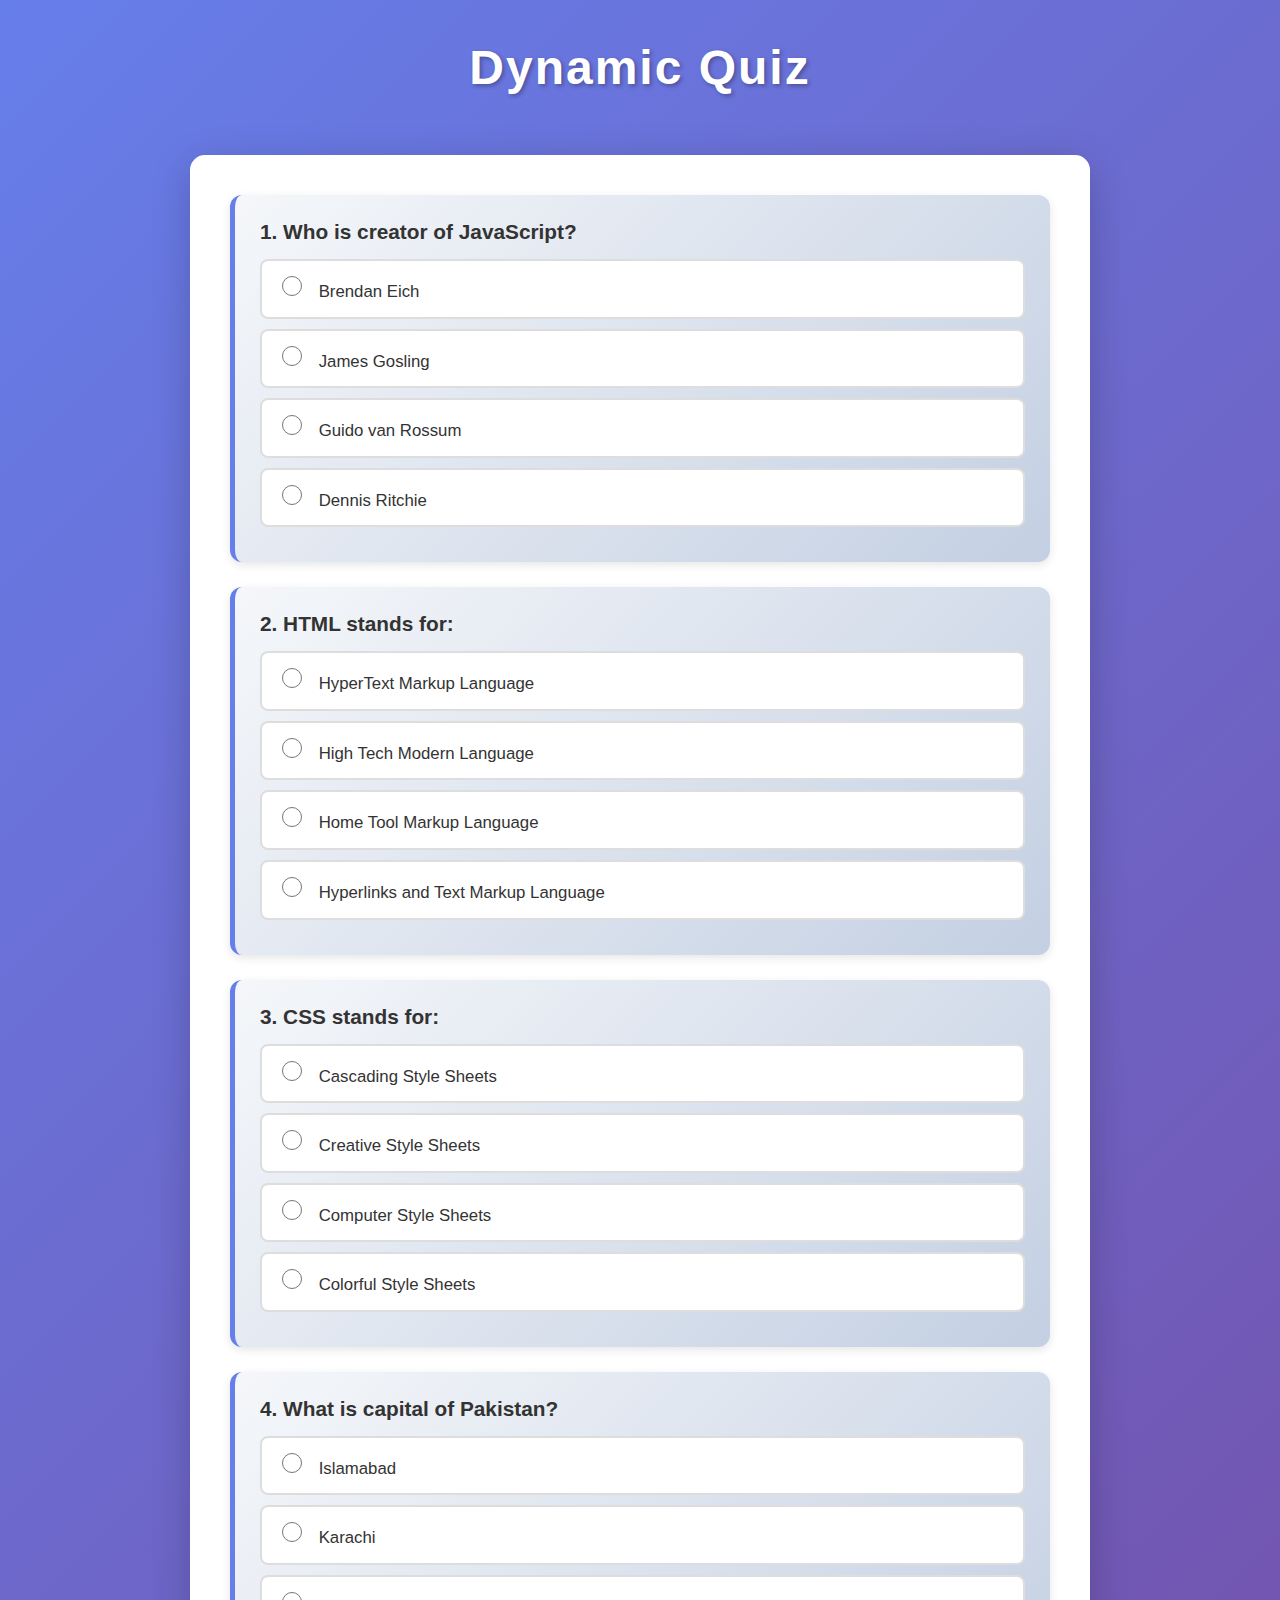
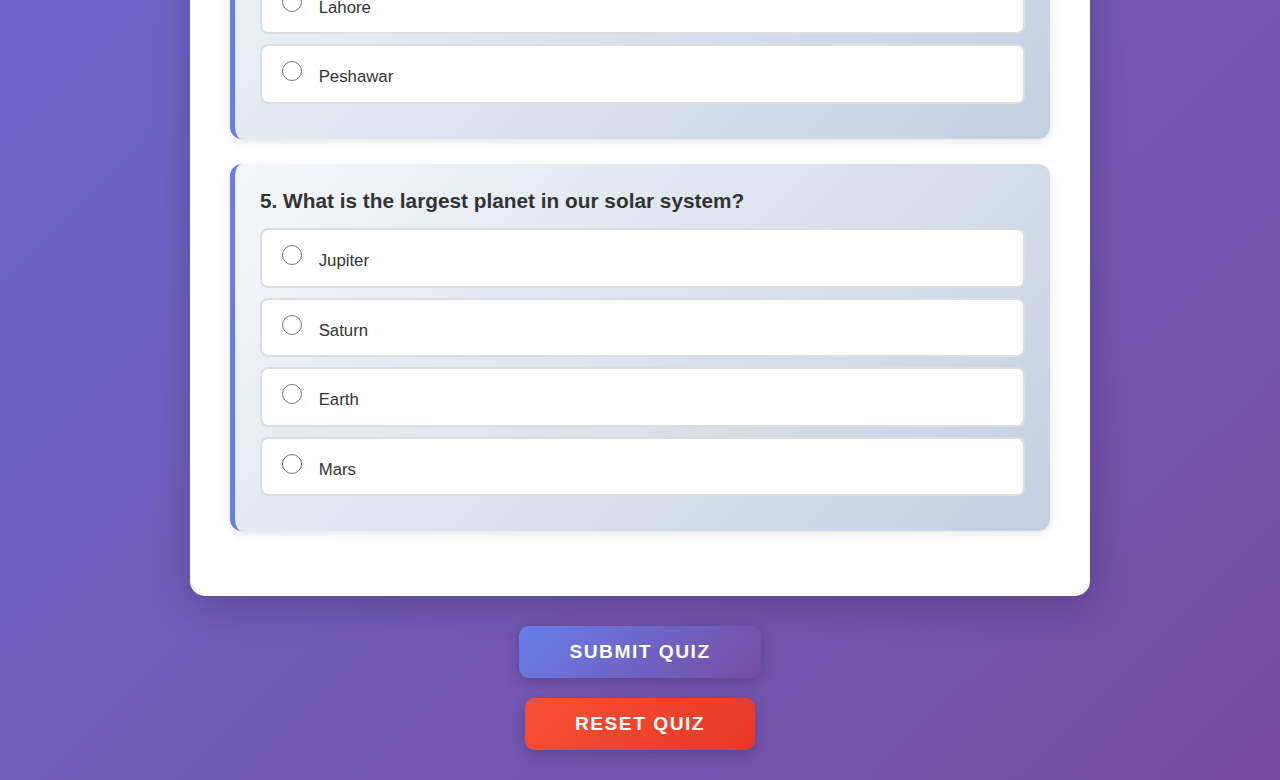
<file: Lab_02_JS_Interactivity/Lab_task_01/index.html>
<!DOCTYPE html>
<html lang="en">
<head>
    <meta charset="UTF-8">
    <meta name="viewport" content="width=device-width, initial-scale=1.0">
    <title>Dynamic Quiz</title>
    <link rel="stylesheet" href="style.css">
</head>
<body>
    <header>
        <h1> Dynamic Quiz </h1>
    </header>

    <section class="container">
        <div class="question">
            <h2>1. Who is creator of JavaScript?</h2>
            <div class="answer">
                <label class="option">
                    <input type="radio" name="question1" value="Brendan Eich">
                    <span>Brendan Eich</span>
                </label>
                <label class="option">
                    <input type="radio" name="question1" value="James Gosling">
                    <span>James Gosling</span>
                </label>
                <label class="option">
                    <input type="radio" name="question1" value="Guido van Rossum">
                    <span>Guido van Rossum</span>
                </label>
                <label class="option">
                    <input type="radio" name="question1" value="Dennis Ritchie">
                    <span>Dennis Ritchie</span>
                </label>
            </div>
        </div>
        <div class="question">
            <h2>2. HTML stands for:</h2>
            <div class="answer">
                <label class="option">
                    <input type="radio" name="question2" value="HyperText Markup Language">
                    <span>HyperText Markup Language</span>
                </label>
                <label class="option">
                    <input type="radio" name="question2" value="High Tech Modern Language">
                    <span>High Tech Modern Language</span>
                </label>
                <label class="option">
                    <input type="radio" name="question2" value="Home Tool Markup Language">
                    <span>Home Tool Markup Language</span>
                </label>
                <label class="option">
                    <input type="radio" name="question2" value="Hyperlinks and Text Markup Language">
                    <span>Hyperlinks and Text Markup Language</span>
                </label>
            </div>
        </div>
        <div class="question">
            <h2>3. CSS stands for:</h2>
            <div class="answer">
                <label class="option">
                    <input type="radio" name="question3" value="Cascading Style Sheets">
                    <span>Cascading Style Sheets</span>
                </label>
                <label class="option">
                    <input type="radio" name="question3" value="Creative Style Sheets">
                    <span>Creative Style Sheets</span>
                </label>
                <label class="option">
                    <input type="radio" name="question3" value="Computer Style Sheets">
                    <span>Computer Style Sheets</span>
                </label>
                <label class="option">
                    <input type="radio" name="question3" value="Colorful Style Sheets">
                    <span>Colorful Style Sheets</span>
                </label>
            </div>
        </div>
        <div class="question">
            <h2>4. What is capital of Pakistan?</h2>
            <div class="answer">
                <label class="option">
                    <input type="radio" name="question4" value="Islamabad">
                    <span>Islamabad</span>
                </label>
                <label class="option">
                    <input type="radio" name="question4" value="Karachi">
                    <span>Karachi</span>
                </label>
                <label class="option">
                    <input type="radio" name="question4" value="Lahore">
                    <span>Lahore</span>
                </label>
                <label class="option">
                    <input type="radio" name="question4" value="Peshawar">
                    <span>Peshawar</span>
                </label>
            </div>
        </div>
        <div class="question">
            <h2>5. What is the largest planet in our solar system?</h2>
            <div class="answer">
                <label class="option">
                    <input type="radio" name="question5" value="Jupiter">
                    <span>Jupiter</span>
                </label>
                <label class="option">
                    <input type="radio" name="question5" value="Saturn">
                    <span>Saturn</span>
                </label>
                <label class="option">
                    <input type="radio" name="question5" value="Earth">
                    <span>Earth</span>
                </label>
                <label class="option">
                    <input type="radio" name="question5" value="Mars">
                    <span>Mars</span>
                </label>
            </div>
        </div>
    </section>

    <button id="submit-btn">Submit Quiz</button>
    <button id="reset-btn">Reset Quiz</button>

    <div id="result-container"></div>

    <script src="scripts.js"></script>
</body>
</html>
</file>
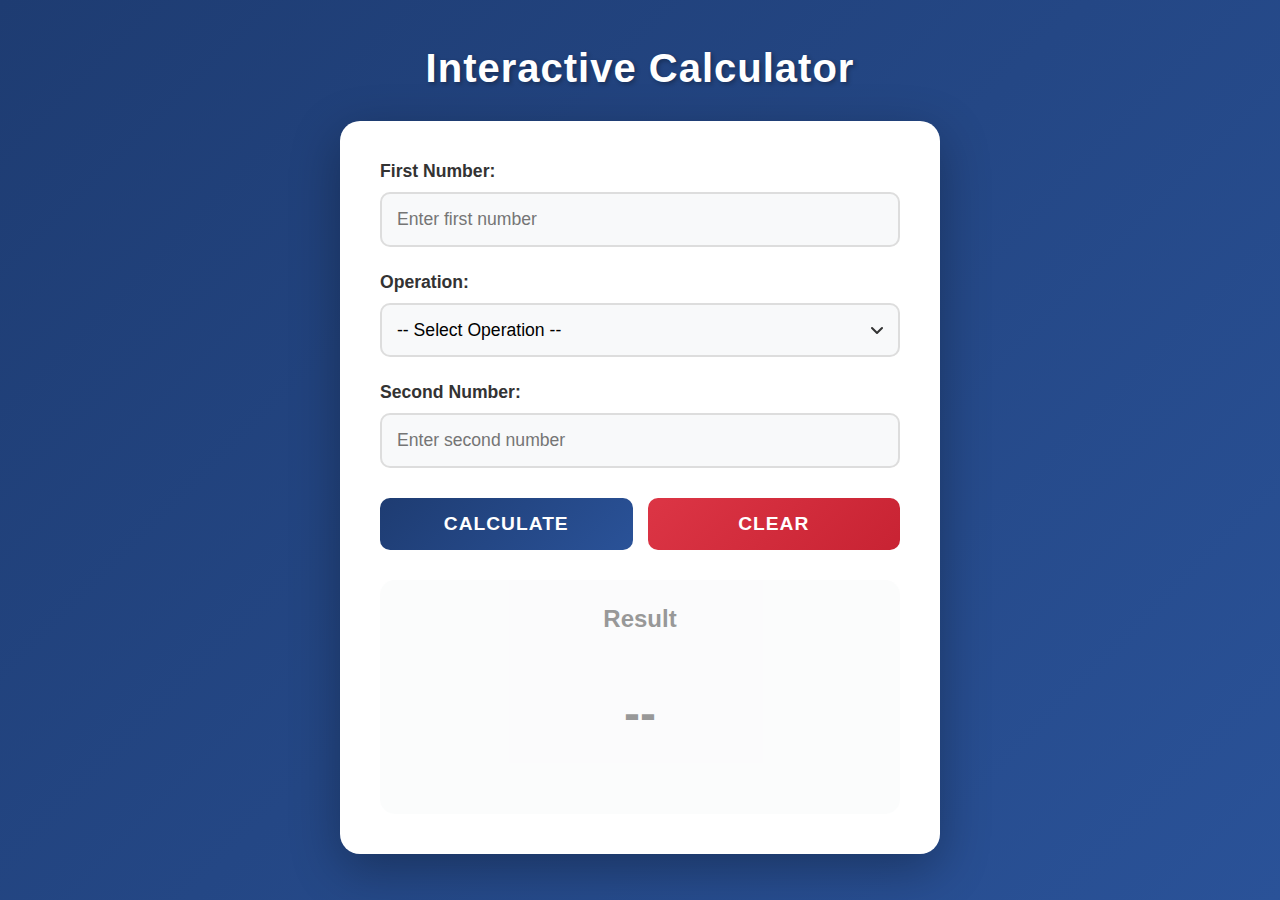
<file: Lab_02_JS_Interactivity/Lab_task_02/index.html>
<!DOCTYPE html>
<html lang="en">
<head>
    <meta charset="UTF-8">
    <meta name="viewport" content="width=device-width, initial-scale=1.0">
    <title>Interactive Calculator</title>
    <link rel="stylesheet" href="style.css">
</head>
<body>
    <div class="container">
        <header>
            <h1>Interactive Calculator</h1>
        </header>

        <div class="calculator">
            <div class="input-section">
                <div class="input-group">
                    <label for="number1">First Number:</label>
                    <input type="number" id="number1" class="number-input" placeholder="Enter first number" step="any">
                </div>

                <div class="input-group">
                    <label for="operation">Operation:</label>
                    <select id="operation" class="operation-select">
                        <option value="">-- Select Operation --</option>
                        <option value="add">+ Addition</option>
                        <option value="subtract">- Subtraction</option>
                        <option value="multiply">× Multiplication</option>
                        <option value="divide">÷ Division</option>
                    </select>
                </div>

                <div class="input-group">
                    <label for="number2">Second Number:</label>
                    <input type="number" id="number2" class="number-input" placeholder="Enter second number" step="any">
                </div>
            </div>

            <div class="button-group">
                <button id="calculate-btn" class="btn calculate-btn">Calculate</button>
                <button id="clear-btn" class="btn clear-btn">Clear</button>
            </div>

            <div id="result-container" class="result-container">
                <h2>Result</h2>
                <div id="result-display" class="result-display">
                    <span class="result-text">--</span>
                </div>
                <div id="operation-details" class="operation-details"></div>
            </div>
        </div>
    </div>

    <script src="scripts.js"></script>
</body>
</html>
</file>
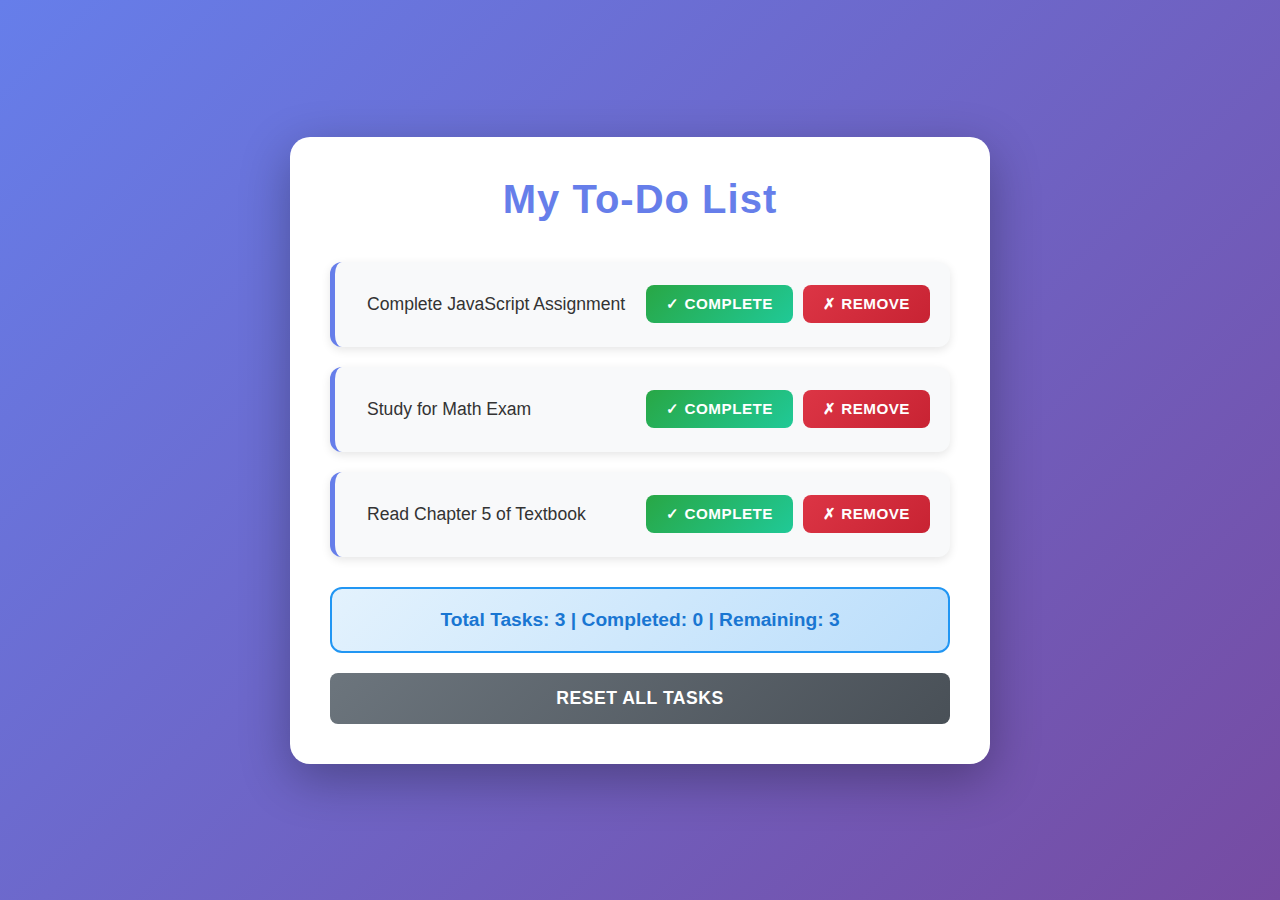
<file: Lab_02_JS_Interactivity/Lab_task_03/index.html>
<!DOCTYPE html>
<html lang="en">
<head>
    <meta charset="UTF-8">
    <meta name="viewport" content="width=device-width, initial-scale=1.0">
    <title>Simple To-Do List</title>
    <link rel="stylesheet" href="style.css">
</head>
<body>
    <div class="container">
        <header>
            <h1>My To-Do List</h1>
        </header>

        <div class="todo-container">
            <div class="task-item" id="task1">
                <input type="text" class="task-input" value="Complete JavaScript Assignment" readonly>
                <div class="task-buttons">
                    <button class="btn complete-btn" onclick="toggleComplete(1)">✓ Complete</button>
                    <button class="btn remove-btn" onclick="removeTask(1)">✗ Remove</button>
                </div>
            </div>

            <div class="task-item" id="task2">
                <input type="text" class="task-input" value="Study for Math Exam" readonly>
                <div class="task-buttons">
                    <button class="btn complete-btn" onclick="toggleComplete(2)">✓ Complete</button>
                    <button class="btn remove-btn" onclick="removeTask(2)">✗ Remove</button>
                </div>
            </div>

            <div class="task-item" id="task3">
                <input type="text" class="task-input" value="Read Chapter 5 of Textbook" readonly>
                <div class="task-buttons">
                    <button class="btn complete-btn" onclick="toggleComplete(3)">✓ Complete</button>
                    <button class="btn remove-btn" onclick="removeTask(3)">✗ Remove</button>
                </div>
            </div>
        </div>

        <div class="stats-container">
            <p id="stats">Total Tasks: 3 | Completed: 0 | Remaining: 3</p>
        </div>

        <button class="btn reset-btn" onclick="resetAll()">Reset All Tasks</button>
    </div>

    <script src="scripts.js"></script>
</body>
</html>
</file>
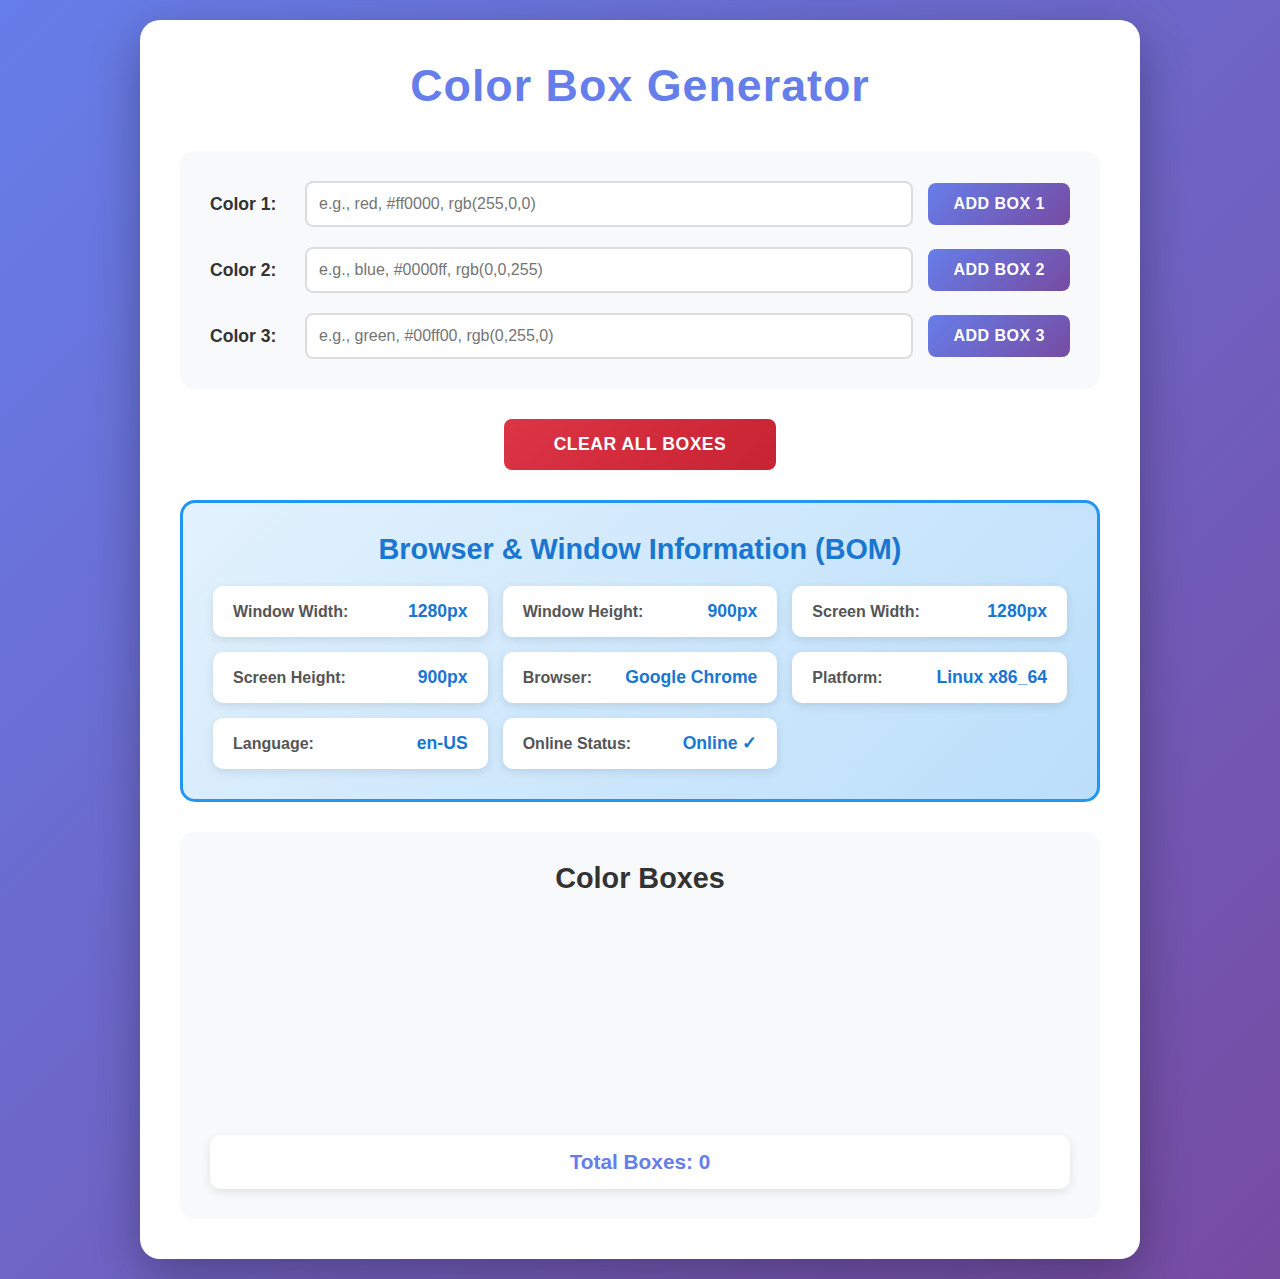
<file: Lab_02_JS_Interactivity/Lab_task_04/index.html>
<!DOCTYPE html>
<html lang="en">
<head>
    <meta charset="UTF-8">
    <meta name="viewport" content="width=device-width, initial-scale=1.0">
    <title>Color Box Generator</title>
    <link rel="stylesheet" href="style.css">
</head>
<body>
    <div class="container">
        <header>
            <h1>Color Box Generator</h1>
        </header>

        <div class="input-section">
            <div class="color-input-group">
                <label for="color1">Color 1:</label>
                <input type="text" id="color1" class="color-input" placeholder="e.g., red, #ff0000, rgb(255,0,0)">
                <button class="btn add-btn" onclick="addColorBox(1)">Add Box 1</button>
            </div>

            <div class="color-input-group">
                <label for="color2">Color 2:</label>
                <input type="text" id="color2" class="color-input" placeholder="e.g., blue, #0000ff, rgb(0,0,255)">
                <button class="btn add-btn" onclick="addColorBox(2)">Add Box 2</button>
            </div>

            <div class="color-input-group">
                <label for="color3">Color 3:</label>
                <input type="text" id="color3" class="color-input" placeholder="e.g., green, #00ff00, rgb(0,255,0)">
                <button class="btn add-btn" onclick="addColorBox(3)">Add Box 3</button>
            </div>
        </div>

        <div class="control-buttons">
            <button class="btn clear-btn" onclick="clearAllBoxes()">Clear All Boxes</button>
        </div>

        <div class="bom-info-section">
            <h2>Browser & Window Information (BOM)</h2>
            <div class="info-grid">
                <div class="info-item">
                    <span class="info-label">Window Width:</span>
                    <span class="info-value" id="window-width">--</span>
                </div>
                <div class="info-item">
                    <span class="info-label">Window Height:</span>
                    <span class="info-value" id="window-height">--</span>
                </div>
                <div class="info-item">
                    <span class="info-label">Screen Width:</span>
                    <span class="info-value" id="screen-width">--</span>
                </div>
                <div class="info-item">
                    <span class="info-label">Screen Height:</span>
                    <span class="info-value" id="screen-height">--</span>
                </div>
                <div class="info-item">
                    <span class="info-label">Browser:</span>
                    <span class="info-value" id="browser-name">--</span>
                </div>
                <div class="info-item">
                    <span class="info-label">Platform:</span>
                    <span class="info-value" id="platform">--</span>
                </div>
                <div class="info-item">
                    <span class="info-label">Language:</span>
                    <span class="info-value" id="language">--</span>
                </div>
                <div class="info-item">
                    <span class="info-label">Online Status:</span>
                    <span class="info-value" id="online-status">--</span>
                </div>
            </div>
        </div>

        <div class="display-section">
            <h2>Color Boxes</h2>
            <div id="boxes-container" class="boxes-container"></div>
            <p id="box-count" class="box-count">Total Boxes: 0</p>
        </div>
    </div>

    <script src="scripts.js"></script>
</body>
</html>
</file>
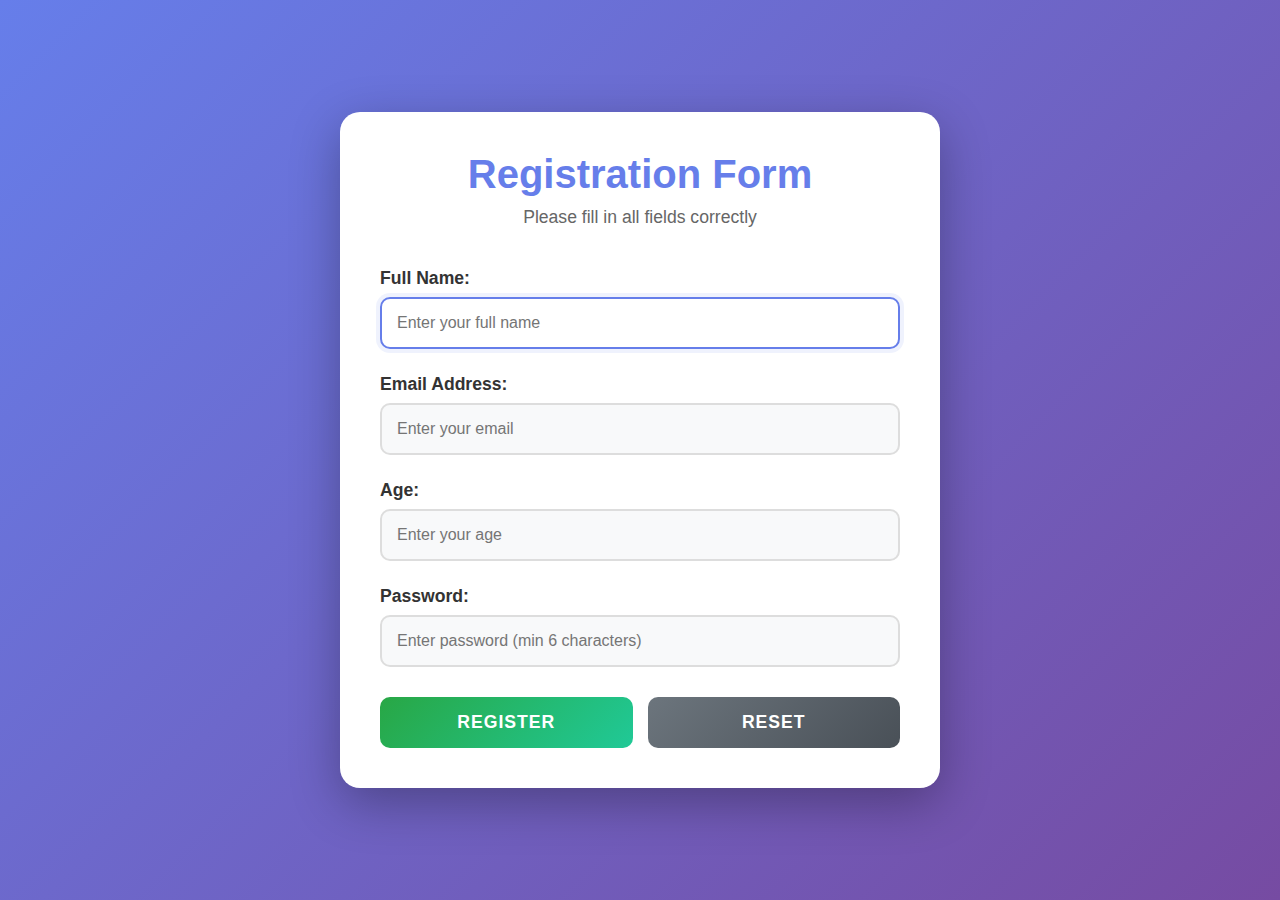
<file: Lab_02_JS_Interactivity/Lab_task_05/index.html>
<!DOCTYPE html>
<html lang="en">
<head>
    <meta charset="UTF-8">
    <meta name="viewport" content="width=device-width, initial-scale=1.0">
    <title>Form Validation</title>
    <link rel="stylesheet" href="style.css">
</head>
<body>
    <div class="container">
        <header>
            <h1>Registration Form</h1>
            <p>Please fill in all fields correctly</p>
        </header>

        <form id="registration-form" onsubmit="return handleSubmit(event)">
            <div class="form-group">
                <label for="name">Full Name:</label>
                <input type="text" id="name" class="form-input" placeholder="Enter your full name">
                <span class="error-message" id="name-error"></span>
            </div>

            <div class="form-group">
                <label for="email">Email Address:</label>
                <input type="text" id="email" class="form-input" placeholder="Enter your email">
                <span class="error-message" id="email-error"></span>
            </div>

            <div class="form-group">
                <label for="age">Age:</label>
                <input type="number" id="age" class="form-input" placeholder="Enter your age">
                <span class="error-message" id="age-error"></span>
            </div>

            <div class="form-group">
                <label for="password">Password:</label>
                <input type="password" id="password" class="form-input" placeholder="Enter password (min 6 characters)">
                <span class="error-message" id="password-error"></span>
            </div>

            <div class="button-group">
                <button type="submit" class="btn submit-btn">Register</button>
                <button type="button" class="btn reset-btn" onclick="resetForm()">Reset</button>
            </div>
        </form>

        <div id="success-message" class="success-message">
            <h2>✓ Registration Successful!</h2>
            <p id="success-details"></p>
        </div>
    </div>

    <script src="scripts.js"></script>
</body>
</html>
</file>
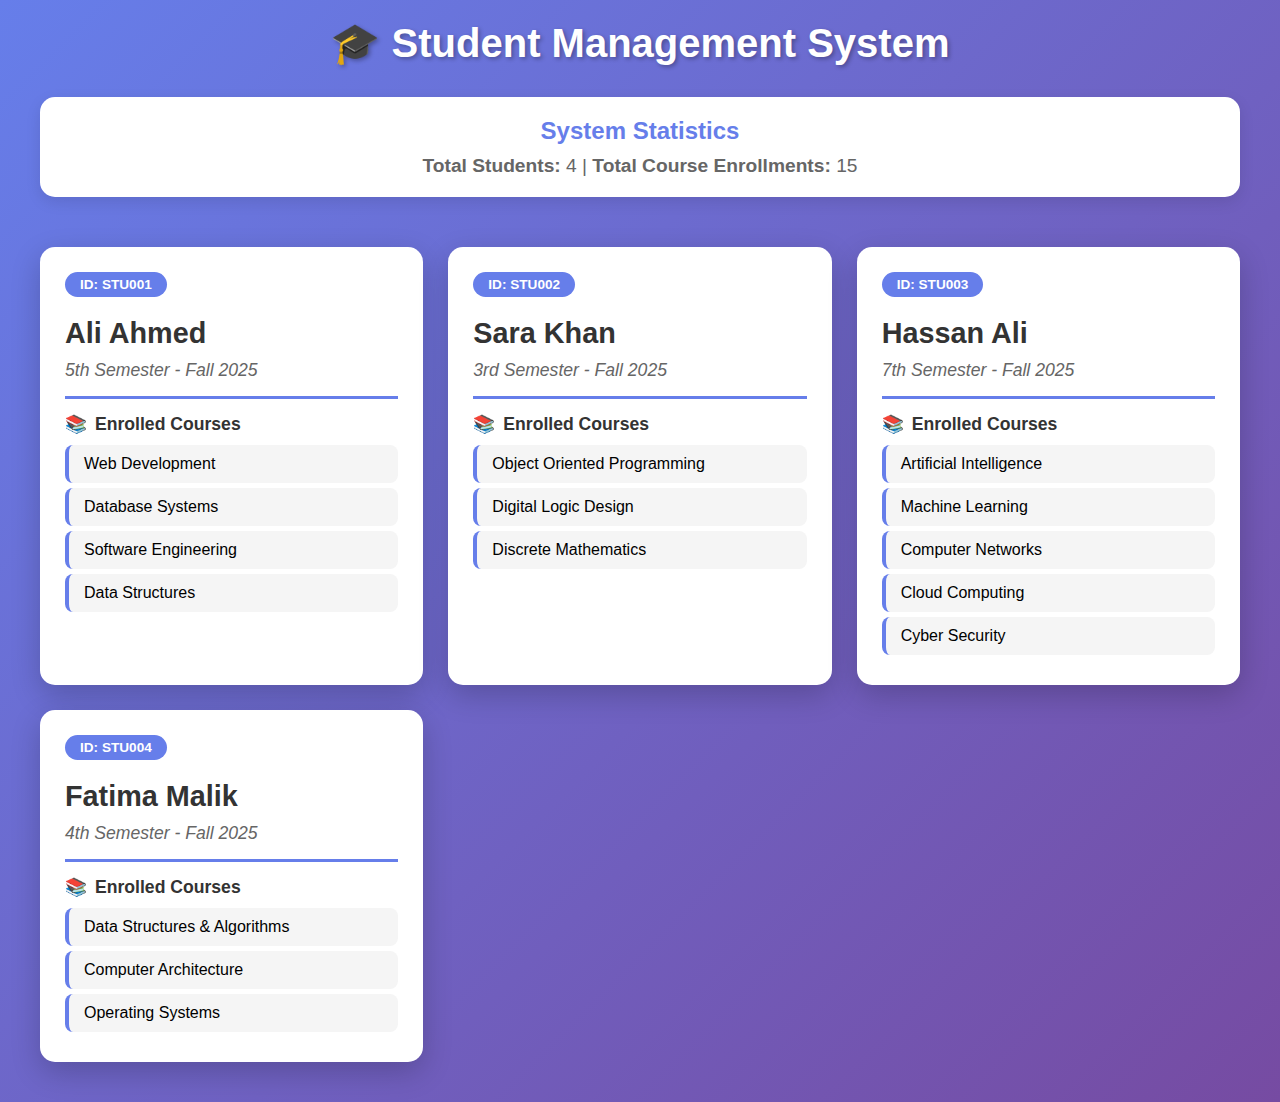
<file: Lab_03_ES6_JS/task_01.html>
<!DOCTYPE html>
<html lang="en">
<head>
    <meta charset="UTF-8">
    <meta name="viewport" content="width=device-width, initial-scale=1.0">
    <title>Student Management System - ES6 Classes</title>
    <style>
        * {
            margin: 0;
            padding: 0;
            box-sizing: border-box;
        }

        body {
            font-family: 'Segoe UI', Tahoma, Geneva, Verdana, sans-serif;
            background: linear-gradient(135deg, #667eea 0%, #764ba2 100%);
            min-height: 100vh;
            padding: 20px;
        }

        .container {
            max-width: 1200px;
            margin: 0 auto;
        }

        h1 {
            text-align: center;
            color: white;
            margin-bottom: 30px;
            font-size: 2.5rem;
            text-shadow: 2px 2px 4px rgba(0, 0, 0, 0.3);
        }

        .students-grid {
            display: grid;
            grid-template-columns: repeat(auto-fit, minmax(350px, 1fr));
            gap: 25px;
            padding: 20px 0;
        }

        .student-card {
            background: white;
            border-radius: 15px;
            padding: 25px;
            box-shadow: 0 10px 30px rgba(0, 0, 0, 0.2);
            transition: transform 0.3s ease, box-shadow 0.3s ease;
        }

        .student-card:hover {
            transform: translateY(-5px);
            box-shadow: 0 15px 40px rgba(0, 0, 0, 0.3);
        }

        .student-header {
            border-bottom: 3px solid #667eea;
            padding-bottom: 15px;
            margin-bottom: 15px;
        }

        .student-id {
            display: inline-block;
            background: #667eea;
            color: white;
            padding: 5px 15px;
            border-radius: 20px;
            font-size: 0.85rem;
            font-weight: bold;
            margin-bottom: 10px;
        }

        .student-name {
            color: #333;
            font-size: 1.8rem;
            font-weight: bold;
            margin: 10px 0;
        }

        .student-semester {
            color: #666;
            font-size: 1.1rem;
            font-style: italic;
        }

        .courses-section {
            margin-top: 15px;
        }

        .courses-title {
            color: #333;
            font-size: 1.1rem;
            font-weight: bold;
            margin-bottom: 10px;
            display: flex;
            align-items: center;
        }

        .courses-title::before {
            content: "📚";
            margin-right: 8px;
        }

        .courses-list {
            list-style: none;
            padding: 0;
        }

        .course-item {
            background: #f5f5f5;
            padding: 10px 15px;
            margin: 5px 0;
            border-radius: 8px;
            border-left: 4px solid #667eea;
            transition: background 0.2s ease;
        }

        .course-item:hover {
            background: #e8e8f7;
        }

        .stats {
            background: white;
            border-radius: 15px;
            padding: 20px;
            margin-bottom: 30px;
            box-shadow: 0 5px 15px rgba(0, 0, 0, 0.1);
            text-align: center;
        }

        .stats h2 {
            color: #667eea;
            margin-bottom: 10px;
        }

        .stats p {
            color: #666;
            font-size: 1.2rem;
        }

        @media (max-width: 768px) {
            h1 {
                font-size: 2rem;
            }

            .students-grid {
                grid-template-columns: 1fr;
            }

            .student-name {
                font-size: 1.5rem;
            }
        }
    </style>
</head>
<body>
    <div class="container">
        <h1>🎓 Student Management System</h1>
        
        <div class="stats" id="stats"></div>
        
        <div class="students-grid" id="studentsContainer"></div>
    </div>

    <script>
        // ES6 Class for Student
        class Student {
            constructor(id, name, semester, courses) {
                this.id = id;
                this.name = name;
                this.semester = semester;
                this.courses = courses;
            }

            // Method to get student details as HTML using template literals
            getStudentCardHTML() {
                const coursesHTML = this.courses.map(course => 
                    `<li class="course-item">${course}</li>`
                ).join('');

                return `
                    <div class="student-card">
                        <div class="student-header">
                            <span class="student-id">ID: ${this.id}</span>
                            <h2 class="student-name">${this.name}</h2>
                            <p class="student-semester">${this.semester}</p>
                        </div>
                        <div class="courses-section">
                            <div class="courses-title">Enrolled Courses</div>
                            <ul class="courses-list">
                                ${coursesHTML}
                            </ul>
                        </div>
                    </div>
                `;
            }

            // Method to get total number of courses
            getTotalCourses() {
                return this.courses.length;
            }
        }

        // Creating student objects using let and const
        const student1 = new Student(
            'STU001',
            'Ali Ahmed',
            '5th Semester - Fall 2025',
            ['Web Development', 'Database Systems', 'Software Engineering', 'Data Structures']
        );

        const student2 = new Student(
            'STU002',
            'Sara Khan',
            '3rd Semester - Fall 2025',
            ['Object Oriented Programming', 'Digital Logic Design', 'Discrete Mathematics']
        );

        const student3 = new Student(
            'STU003',
            'Hassan Ali',
            '7th Semester - Fall 2025',
            ['Artificial Intelligence', 'Machine Learning', 'Computer Networks', 'Cloud Computing', 'Cyber Security']
        );

        const student4 = new Student(
            'STU004',
            'Fatima Malik',
            '4th Semester - Fall 2025',
            ['Data Structures & Algorithms', 'Computer Architecture', 'Operating Systems']
        );

        // Store all students in an array using const
        const students = [student1, student2, student3, student4];

        // Function to display all students dynamically
        function displayStudents() {
            const container = document.getElementById('studentsContainer');
            
            // Using template literals and innerHTML to display all students
            let studentsHTML = '';
            
            for (let i = 0; i < students.length; i++) {
                studentsHTML += students[i].getStudentCardHTML();
            }
            
            container.innerHTML = studentsHTML;
        }

        // Function to display statistics
        function displayStats() {
            const statsContainer = document.getElementById('stats');
            const totalStudents = students.length;
            
            let totalCourses = 0;
            for (const student of students) {
                totalCourses += student.getTotalCourses();
            }
            
            statsContainer.innerHTML = `
                <h2>System Statistics</h2>
                <p><strong>Total Students:</strong> ${totalStudents} | <strong>Total Course Enrollments:</strong> ${totalCourses}</p>
            `;
        }

        // Display students and stats when page loads
        document.addEventListener('DOMContentLoaded', () => {
            displayStudents();
            displayStats();
        });
    </script>
</body>
</html>
</file>
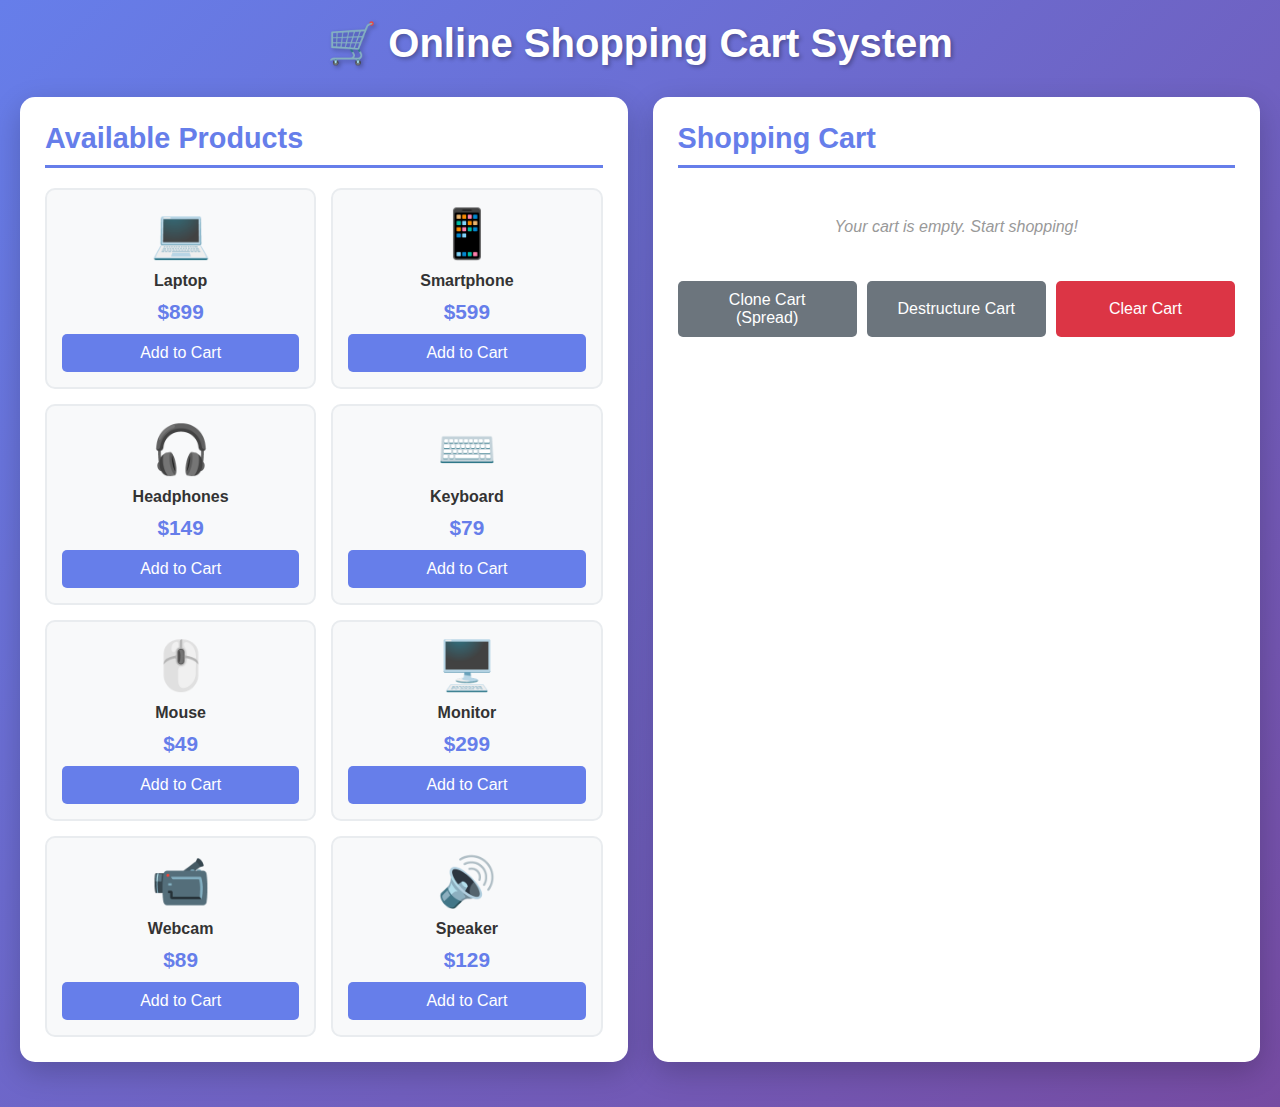
<file: Lab_03_ES6_JS/task_02.html>
<!DOCTYPE html>
<html lang="en">
<head>
    <meta charset="UTF-8">
    <meta name="viewport" content="width=device-width, initial-scale=1.0">
    <title>Online Shopping Cart - Rest, Spread & Destructuring</title>
    <style>
        * {
            margin: 0;
            padding: 0;
            box-sizing: border-box;
        }

        body {
            font-family: 'Segoe UI', Tahoma, Geneva, Verdana, sans-serif;
            background: linear-gradient(135deg, #667eea 0%, #764ba2 100%);
            min-height: 100vh;
            padding: 20px;
        }

        .container {
            max-width: 1400px;
            margin: 0 auto;
        }

        h1 {
            text-align: center;
            color: white;
            margin-bottom: 30px;
            font-size: 2.5rem;
            text-shadow: 2px 2px 4px rgba(0, 0, 0, 0.3);
        }

        .main-grid {
            display: grid;
            grid-template-columns: 1fr 1fr;
            gap: 25px;
            margin-bottom: 25px;
        }

        .section {
            background: white;
            border-radius: 15px;
            padding: 25px;
            box-shadow: 0 10px 30px rgba(0, 0, 0, 0.2);
        }

        .section h2 {
            color: #667eea;
            margin-bottom: 20px;
            font-size: 1.8rem;
            border-bottom: 3px solid #667eea;
            padding-bottom: 10px;
        }

        .products-grid {
            display: grid;
            grid-template-columns: repeat(auto-fill, minmax(200px, 1fr));
            gap: 15px;
        }

        .product-card {
            background: #f8f9fa;
            border: 2px solid #e9ecef;
            border-radius: 10px;
            padding: 15px;
            text-align: center;
            transition: all 0.3s ease;
        }

        .product-card:hover {
            transform: translateY(-5px);
            box-shadow: 0 5px 15px rgba(0, 0, 0, 0.1);
            border-color: #667eea;
        }

        .product-icon {
            font-size: 3rem;
            margin-bottom: 10px;
        }

        .product-name {
            font-weight: bold;
            color: #333;
            margin-bottom: 5px;
        }

        .product-price {
            color: #667eea;
            font-size: 1.3rem;
            font-weight: bold;
            margin: 10px 0;
        }

        .btn {
            background: #667eea;
            color: white;
            border: none;
            padding: 10px 20px;
            border-radius: 5px;
            cursor: pointer;
            font-size: 1rem;
            transition: background 0.3s ease;
            width: 100%;
        }

        .btn:hover {
            background: #5568d3;
        }

        .btn:active {
            transform: scale(0.98);
        }

        .cart-item {
            background: #f8f9fa;
            padding: 15px;
            margin: 10px 0;
            border-radius: 8px;
            border-left: 4px solid #667eea;
            display: flex;
            justify-content: space-between;
            align-items: center;
        }

        .cart-item-info {
            flex: 1;
        }

        .cart-item-name {
            font-weight: bold;
            color: #333;
            font-size: 1.1rem;
        }

        .cart-item-price {
            color: #667eea;
            font-size: 1rem;
        }

        .empty-cart {
            text-align: center;
            color: #999;
            padding: 30px;
            font-style: italic;
        }

        .cart-total {
            background: #667eea;
            color: white;
            padding: 15px;
            border-radius: 8px;
            margin-top: 15px;
            text-align: center;
            font-size: 1.3rem;
            font-weight: bold;
        }

        .demo-section {
            background: #fff3cd;
            border: 2px solid #ffc107;
            border-radius: 10px;
            padding: 20px;
            margin: 10px 0;
        }

        .demo-section h3 {
            color: #856404;
            margin-bottom: 10px;
            display: flex;
            align-items: center;
        }

        .demo-section h3::before {
            content: "💡";
            margin-right: 10px;
        }

        .demo-content {
            background: white;
            padding: 15px;
            border-radius: 5px;
            font-family: 'Courier New', monospace;
            color: #333;
            white-space: pre-wrap;
            word-wrap: break-word;
        }

        .highlight {
            background: #d4edda;
            color: #155724;
            padding: 2px 5px;
            border-radius: 3px;
            font-weight: bold;
        }

        .action-buttons {
            display: flex;
            gap: 10px;
            margin-top: 15px;
        }

        .btn-secondary {
            background: #6c757d;
        }

        .btn-secondary:hover {
            background: #5a6268;
        }

        .btn-danger {
            background: #dc3545;
        }

        .btn-danger:hover {
            background: #c82333;
        }

        @media (max-width: 992px) {
            .main-grid {
                grid-template-columns: 1fr;
            }

            .products-grid {
                grid-template-columns: repeat(auto-fill, minmax(150px, 1fr));
            }
        }
    </style>
</head>
<body>
    <div class="container">
        <h1>🛒 Online Shopping Cart System</h1>

        <div class="main-grid">
            <!-- Products Section -->
            <div class="section">
                <h2>Available Products</h2>
                <div class="products-grid" id="productsGrid"></div>
            </div>

            <!-- Shopping Cart Section -->
            <div class="section">
                <h2>Shopping Cart</h2>
                <div id="cartItems"></div>
                <div class="action-buttons">
                    <button class="btn btn-secondary" onclick="cloneCartDemo()">Clone Cart (Spread)</button>
                    <button class="btn btn-secondary" onclick="destructureCartDemo()">Destructure Cart</button>
                    <button class="btn btn-danger" onclick="clearCart()">Clear Cart</button>
                </div>
            </div>
        </div>
    </div>

    <script>
        // Shopping cart array to store products
        let shoppingCart = [];

        // Available products
        const availableProducts = [
            { id: 1, name: 'Laptop', price: 899, icon: '💻' },
            { id: 2, name: 'Smartphone', price: 599, icon: '📱' },
            { id: 3, name: 'Headphones', price: 149, icon: '🎧' },
            { id: 4, name: 'Keyboard', price: 79, icon: '⌨️' },
            { id: 5, name: 'Mouse', price: 49, icon: '🖱️' },
            { id: 6, name: 'Monitor', price: 299, icon: '🖥️' },
            { id: 7, name: 'Webcam', price: 89, icon: '📹' },
            { id: 8, name: 'Speaker', price: 129, icon: '🔊' }
        ];

        // REST OPERATOR: Function to add multiple items to cart at once
        function addToCart(...items) {
            // The rest operator (...items) collects all arguments into an array
            console.log('🔷 REST OPERATOR DEMO: Received items:', items);
            
            // Add each item to the cart
            for (const item of items) {
                shoppingCart.push(item);
            }
            
            updateCartDisplay();
        }

        // SPREAD OPERATOR: Function to clone the cart
        function cloneCartDemo() {
            if (shoppingCart.length === 0) {
                alert('Cart is empty! Add some items first.');
                return;
            }
            
            // Using spread operator to clone the cart array
            const clonedCart = [...shoppingCart];
            
            console.log('🔶 SPREAD OPERATOR DEMO:');
            console.log('Original Cart:', shoppingCart);
            console.log('Cloned Cart:', clonedCart);
            console.log('Are they the same reference?', shoppingCart === clonedCart);
        }

        // ARRAY DESTRUCTURING: Function to extract first item and remaining items
        function destructureCartDemo() {
            if (shoppingCart.length === 0) {
                alert('Cart is empty! Add some items first.');
                return;
            }
            
            // Array destructuring to get first product and rest of products
            const [firstProduct, ...remainingProducts] = shoppingCart;
            
            console.log('🔷 DESTRUCTURING DEMO:');
            console.log('First Product:', firstProduct);
            console.log('Remaining Products:', remainingProducts);
        }

        // Display products on page
        function displayProducts() {
            const productsGrid = document.getElementById('productsGrid');
            
            productsGrid.innerHTML = availableProducts.map(product => `
                <div class="product-card">
                    <div class="product-icon">${product.icon}</div>
                    <div class="product-name">${product.name}</div>
                    <div class="product-price">$${product.price}</div>
                    <button class="btn" onclick="addToCart({id: ${product.id}, name: '${product.name}', price: ${product.price}, icon: '${product.icon}'})">
                        Add to Cart
                    </button>
                </div>
            `).join('');
        }

        // Update cart display
        function updateCartDisplay() {
            const cartItemsDiv = document.getElementById('cartItems');
            
            if (shoppingCart.length === 0) {
                cartItemsDiv.innerHTML = '<div class="empty-cart">Your cart is empty. Start shopping!</div>';
                return;
            }
            
            const cartHTML = shoppingCart.map((item, index) => `
                <div class="cart-item">
                    <div class="cart-item-info">
                        <div class="cart-item-name">${item.icon} ${item.name}</div>
                        <div class="cart-item-price">$${item.price}</div>
                    </div>
                    <span style="color: #999; font-size: 0.9rem;">Item #${index + 1}</span>
                </div>
            `).join('');
            
            const total = shoppingCart.reduce((sum, item) => sum + item.price, 0);
            
            cartItemsDiv.innerHTML = `
                ${cartHTML}
                <div class="cart-total">
                    Total Items: ${shoppingCart.length} | Total Price: $${total}
                </div>
            `;
        }



        // Clear cart function
        function clearCart() {
            shoppingCart = [];
            updateCartDisplay();
        }

        // Demonstration: Add multiple items at once using REST operator
        function addMultipleItemsDemo() {
            // Using REST operator to add multiple items at once
            const laptop = availableProducts[0];
            const smartphone = availableProducts[1];
            const headphones = availableProducts[2];
            
            addToCart(laptop, smartphone, headphones);
        }

        // Initialize page
        document.addEventListener('DOMContentLoaded', () => {
            displayProducts();
            updateCartDisplay();
            
            // Show initial demonstration
            console.log('🛒 Shopping Cart System Loaded!');
            console.log('Try adding items to see REST, SPREAD, and DESTRUCTURING in action!');
        });
    </script>
</body>
</html>
</file>
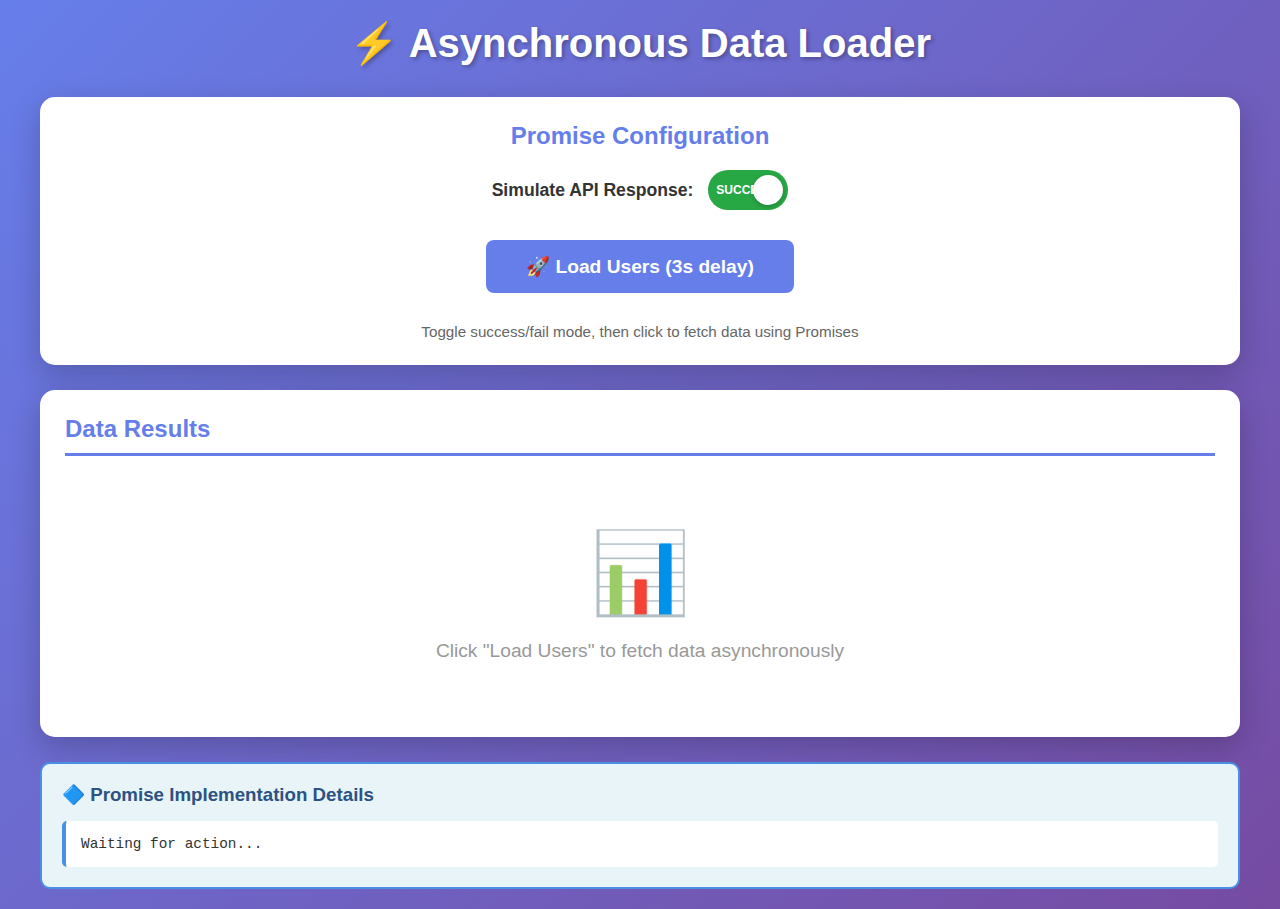
<file: Lab_03_ES6_JS/task_03.html>
<!DOCTYPE html>
<html lang="en">
<head>
    <meta charset="UTF-8">
    <meta name="viewport" content="width=device-width, initial-scale=1.0">
    <title>Asynchronous Data Loader - Promises</title>
    <style>
        * {
            margin: 0;
            padding: 0;
            box-sizing: border-box;
        }

        body {
            font-family: 'Segoe UI', Tahoma, Geneva, Verdana, sans-serif;
            background: linear-gradient(135deg, #667eea 0%, #764ba2 100%);
            min-height: 100vh;
            padding: 20px;
        }

        .container {
            max-width: 1200px;
            margin: 0 auto;
        }

        h1 {
            text-align: center;
            color: white;
            margin-bottom: 30px;
            font-size: 2.5rem;
            text-shadow: 2px 2px 4px rgba(0, 0, 0, 0.3);
        }

        .control-panel {
            background: white;
            border-radius: 15px;
            padding: 25px;
            margin-bottom: 25px;
            box-shadow: 0 10px 30px rgba(0, 0, 0, 0.2);
            text-align: center;
        }

        .control-panel h2 {
            color: #667eea;
            margin-bottom: 20px;
        }

        .toggle-group {
            display: flex;
            justify-content: center;
            align-items: center;
            gap: 15px;
            margin: 20px 0;
            flex-wrap: wrap;
        }

        .toggle-label {
            font-size: 1.1rem;
            color: #333;
            font-weight: bold;
        }

        .toggle-switch {
            position: relative;
            width: 80px;
            height: 40px;
            background: #ccc;
            border-radius: 25px;
            cursor: pointer;
            transition: background 0.3s ease;
        }

        .toggle-switch.active {
            background: #28a745;
        }

        .toggle-switch.inactive {
            background: #dc3545;
        }

        .toggle-slider {
            position: absolute;
            top: 5px;
            left: 5px;
            width: 30px;
            height: 30px;
            background: white;
            border-radius: 50%;
            transition: transform 0.3s ease;
            box-shadow: 0 2px 5px rgba(0, 0, 0, 0.2);
        }

        .toggle-switch.active .toggle-slider {
            transform: translateX(40px);
        }

        .toggle-text {
            position: absolute;
            top: 50%;
            transform: translateY(-50%);
            font-size: 0.75rem;
            font-weight: bold;
            color: white;
        }

        .toggle-text.success {
            left: 8px;
        }

        .toggle-text.fail {
            right: 8px;
        }

        .btn {
            background: #667eea;
            color: white;
            border: none;
            padding: 15px 40px;
            border-radius: 8px;
            cursor: pointer;
            font-size: 1.2rem;
            transition: all 0.3s ease;
            margin: 10px;
            font-weight: bold;
        }

        .btn:hover {
            background: #5568d3;
            transform: translateY(-2px);
            box-shadow: 0 5px 15px rgba(0, 0, 0, 0.2);
        }

        .btn:active {
            transform: translateY(0);
        }

        .btn:disabled {
            background: #ccc;
            cursor: not-allowed;
            transform: none;
        }

        .results-section {
            background: white;
            border-radius: 15px;
            padding: 25px;
            box-shadow: 0 10px 30px rgba(0, 0, 0, 0.2);
            min-height: 300px;
        }

        .results-section h2 {
            color: #667eea;
            margin-bottom: 20px;
            border-bottom: 3px solid #667eea;
            padding-bottom: 10px;
        }

        /* Loading Spinner */
        .loading-container {
            display: flex;
            flex-direction: column;
            align-items: center;
            justify-content: center;
            padding: 50px;
        }

        .spinner {
            border: 5px solid #f3f3f3;
            border-top: 5px solid #667eea;
            border-radius: 50%;
            width: 60px;
            height: 60px;
            animation: spin 1s linear infinite;
        }

        @keyframes spin {
            0% { transform: rotate(0deg); }
            100% { transform: rotate(360deg); }
        }

        .loading-text {
            margin-top: 20px;
            color: #667eea;
            font-size: 1.2rem;
            font-weight: bold;
        }

        .loading-timer {
            margin-top: 10px;
            color: #999;
            font-size: 1rem;
        }

        /* User Cards */
        .users-grid {
            display: grid;
            grid-template-columns: repeat(auto-fill, minmax(300px, 1fr));
            gap: 20px;
        }

        .user-card {
            background: #f8f9fa;
            border: 2px solid #e9ecef;
            border-radius: 10px;
            padding: 20px;
            transition: all 0.3s ease;
            animation: fadeIn 0.5s ease;
        }

        @keyframes fadeIn {
            from {
                opacity: 0;
                transform: translateY(20px);
            }
            to {
                opacity: 1;
                transform: translateY(0);
            }
        }

        .user-card:hover {
            transform: translateY(-5px);
            box-shadow: 0 5px 15px rgba(0, 0, 0, 0.1);
            border-color: #667eea;
        }

        .user-avatar {
            width: 80px;
            height: 80px;
            border-radius: 50%;
            background: linear-gradient(135deg, #667eea, #764ba2);
            display: flex;
            align-items: center;
            justify-content: center;
            font-size: 2.5rem;
            margin: 0 auto 15px;
        }

        .user-name {
            font-size: 1.3rem;
            font-weight: bold;
            color: #333;
            text-align: center;
            margin-bottom: 10px;
        }

        .user-info {
            color: #666;
            font-size: 0.95rem;
            margin: 5px 0;
            display: flex;
            align-items: center;
            gap: 8px;
        }

        .user-info::before {
            content: "•";
            color: #667eea;
            font-size: 1.5rem;
        }

        /* Error Message */
        .error-container {
            text-align: center;
            padding: 50px;
            animation: shake 0.5s ease;
        }

        @keyframes shake {
            0%, 100% { transform: translateX(0); }
            25% { transform: translateX(-10px); }
            75% { transform: translateX(10px); }
        }

        .error-icon {
            font-size: 5rem;
            margin-bottom: 20px;
        }

        .error-title {
            color: #dc3545;
            font-size: 1.8rem;
            font-weight: bold;
            margin-bottom: 10px;
        }

        .error-message {
            color: #666;
            font-size: 1.1rem;
            margin-bottom: 20px;
        }

        /* Idle State */
        .idle-container {
            text-align: center;
            padding: 50px;
            color: #999;
        }

        .idle-icon {
            font-size: 5rem;
            margin-bottom: 20px;
        }

        .idle-text {
            font-size: 1.2rem;
        }

        /* Promise Demo Section */
        .promise-demo {
            background: #e8f4f8;
            border: 2px solid #4a90e2;
            border-radius: 10px;
            padding: 20px;
            margin-top: 25px;
        }

        .promise-demo h3 {
            color: #2c5282;
            margin-bottom: 15px;
        }

        .promise-code {
            background: white;
            padding: 15px;
            border-radius: 5px;
            font-family: 'Courier New', monospace;
            color: #333;
            font-size: 0.9rem;
            white-space: pre-wrap;
            word-wrap: break-word;
            border-left: 4px solid #4a90e2;
        }

        .highlight {
            background: #fff3cd;
            padding: 2px 5px;
            border-radius: 3px;
            font-weight: bold;
        }

        @media (max-width: 768px) {
            h1 {
                font-size: 2rem;
            }

            .users-grid {
                grid-template-columns: 1fr;
            }

            .toggle-group {
                flex-direction: column;
            }
        }
    </style>
</head>
<body>
    <div class="container">
        <h1>⚡ Asynchronous Data Loader</h1>

        <!-- Control Panel -->
        <div class="control-panel">
            <h2>Promise Configuration</h2>
            
            <div class="toggle-group">
                <span class="toggle-label">Simulate API Response:</span>
                <div class="toggle-switch active" id="successToggle" onclick="toggleSuccess()">
                    <div class="toggle-slider"></div>
                    <span class="toggle-text success">SUCCESS</span>
                    <span class="toggle-text fail">FAIL</span>
                </div>
            </div>

            <div style="margin: 20px 0;">
                <button class="btn" id="loadBtn" onclick="loadUsers()">
                    🚀 Load Users (3s delay)
                </button>
            </div>

            <p style="color: #666; font-size: 0.95rem;">
                Toggle success/fail mode, then click to fetch data using Promises
            </p>
        </div>

        <!-- Results Section -->
        <div class="results-section">
            <h2>Data Results</h2>
            <div id="resultsContainer">
                <div class="idle-container">
                    <div class="idle-icon">📊</div>
                    <div class="idle-text">Click "Load Users" to fetch data asynchronously</div>
                </div>
            </div>
        </div>

        <!-- Promise Demonstration -->
        <div class="promise-demo">
            <h3>🔷 Promise Implementation Details</h3>
            <div class="promise-code" id="promiseDemo">Waiting for action...</div>
        </div>
    </div>

    <script>
        // Boolean flag to control success/failure
        let shouldSucceed = true;

        // Array of user objects (server data simulation)
        const usersData = [
            {
                id: 1,
                name: 'Ahmed Khan',
                email: 'ahmed.khan@example.com',
                role: 'Software Engineer',
                department: 'Engineering',
                avatar: '👨‍💻'
            },
            {
                id: 2,
                name: 'Sara Malik',
                email: 'sara.malik@example.com',
                role: 'Product Manager',
                department: 'Product',
                avatar: '👩‍💼'
            },
            {
                id: 3,
                name: 'Ali Hassan',
                email: 'ali.hassan@example.com',
                role: 'UX Designer',
                department: 'Design',
                avatar: '🎨'
            },
            {
                id: 4,
                name: 'Fatima Noor',
                email: 'fatima.noor@example.com',
                role: 'Data Scientist',
                department: 'Analytics',
                avatar: '📊'
            },
            {
                id: 5,
                name: 'Usman Tariq',
                email: 'usman.tariq@example.com',
                role: 'DevOps Engineer',
                department: 'Engineering',
                avatar: '⚙️'
            },
            {
                id: 6,
                name: 'Ayesha Rizwan',
                email: 'ayesha.rizwan@example.com',
                role: 'Marketing Manager',
                department: 'Marketing',
                avatar: '📱'
            }
        ];

        // PROMISE FUNCTION: Simulates fetching users from server
        function fetchUsers() {
            return new Promise((resolve, reject) => {
                console.log('🔄 Promise created - Starting async operation...');
                
                // Display loading state
                showLoading();
                
                // Simulate server delay with setTimeout (3 seconds)
                setTimeout(() => {
                    // Check boolean flag to determine success or failure
                    if (shouldSucceed) {
                        console.log('✅ Promise resolved - Data fetched successfully!');
                        resolve(usersData); // Resolve with user data
                    } else {
                        console.log('❌ Promise rejected - Failed to fetch data!');
                        reject(new Error('Failed to fetch users from server. Please try again later.')); // Reject with error
                    }
                }, 3000); // 3 second delay
            });
        }

        // Function to load users using Promise with .then() and .catch()
        function loadUsers() {
            const loadBtn = document.getElementById('loadBtn');
            loadBtn.disabled = true;
            
            // Update promise demo
            updatePromiseDemo('pending');
            
            // Call fetchUsers() and handle with .then() and .catch()
            fetchUsers()
                .then((users) => {
                    // SUCCESS: Handle resolved promise
                    console.log('📥 .then() called - Received users:', users);
                    displayUsers(users);
                    updatePromiseDemo('resolved', users);
                    loadBtn.disabled = false;
                })
                .catch((error) => {
                    // ERROR: Handle rejected promise
                    console.error('⚠️ .catch() called - Error:', error.message);
                    displayError(error);
                    updatePromiseDemo('rejected', error);
                    loadBtn.disabled = false;
                });
        }

        // Show loading spinner
        function showLoading() {
            const container = document.getElementById('resultsContainer');
            let seconds = 0;
            
            container.innerHTML = `
                <div class="loading-container">
                    <div class="spinner"></div>
                    <div class="loading-text">Loading users from server...</div>
                    <div class="loading-timer" id="timer">Elapsed: ${seconds}s / 3s</div>
                </div>
            `;
            
            // Update timer every second
            const timerInterval = setInterval(() => {
                seconds++;
                const timerElement = document.getElementById('timer');
                if (timerElement) {
                    timerElement.textContent = `Elapsed: ${seconds}s / 3s`;
                }
                if (seconds >= 3) {
                    clearInterval(timerInterval);
                }
            }, 1000);
        }

        // Display users in HTML
        function displayUsers(users) {
            const container = document.getElementById('resultsContainer');
            
            const usersHTML = users.map(user => `
                <div class="user-card">
                    <div class="user-avatar">${user.avatar}</div>
                    <div class="user-name">${user.name}</div>
                    <div class="user-info">Email: ${user.email}</div>
                    <div class="user-info">Role: ${user.role}</div>
                    <div class="user-info">Department: ${user.department}</div>
                    <div class="user-info">ID: #${user.id}</div>
                </div>
            `).join('');
            
            container.innerHTML = `
                <div style="text-align: center; margin-bottom: 20px; color: #28a745; font-weight: bold; font-size: 1.2rem;">
                    ✅ Successfully loaded ${users.length} users!
                </div>
                <div class="users-grid">
                    ${usersHTML}
                </div>
            `;
        }

        // Display error message
        function displayError(error) {
            const container = document.getElementById('resultsContainer');
            
            container.innerHTML = `
                <div class="error-container">
                    <div class="error-icon">❌</div>
                    <div class="error-title">Failed to Load Data</div>
                    <div class="error-message">${error.message}</div>
                    <button class="btn" onclick="loadUsers()">🔄 Try Again</button>
                </div>
            `;
        }

        // Toggle success/fail mode
        function toggleSuccess() {
            shouldSucceed = !shouldSucceed;
            const toggle = document.getElementById('successToggle');
            
            if (shouldSucceed) {
                toggle.classList.add('active');
                toggle.classList.remove('inactive');
            } else {
                toggle.classList.remove('active');
                toggle.classList.add('inactive');
            }
        }

        // Update promise demonstration panel
        function updatePromiseDemo(state, data = null) {
            const demoDiv = document.getElementById('promiseDemo');
            
            if (state === 'pending') {
                demoDiv.innerHTML = `<span class="highlight">State: PENDING</span>

1. fetchUsers() function called
2. New Promise created
3. setTimeout() started with 3-second delay
4. Waiting for async operation to complete...

Code executing:
  fetchUsers()
    .then((users) => { /* success handler */ })
    .catch((error) => { /* error handler */ })`;
            } else if (state === 'resolved') {
                demoDiv.innerHTML = `<span class="highlight">State: RESOLVED ✅</span>

1. setTimeout() completed after 3 seconds
2. shouldSucceed flag was: <span class="highlight">true</span>
3. Promise resolved with user data
4. <span class="highlight">.then()</span> handler executed
5. Received ${data.length} users from promise

Result: Data displayed successfully in UI`;
            } else if (state === 'rejected') {
                demoDiv.innerHTML = `<span class="highlight">State: REJECTED ❌</span>

1. setTimeout() completed after 3 seconds
2. shouldSucceed flag was: <span class="highlight">false</span>
3. Promise rejected with error
4. <span class="highlight">.catch()</span> handler executed
5. Error message: "${data.message}"

Result: Error displayed to user`;
            }
        }

        // Initialize on page load
        document.addEventListener('DOMContentLoaded', () => {
            console.log('💡 Asynchronous Data Loader initialized');
            console.log('📖 This demo shows:');
            console.log('  • Promise creation and handling');
            console.log('  • setTimeout() for async simulation');
            console.log('  • .then() for success handling');
            console.log('  • .catch() for error handling');
            console.log('  • Boolean flag to control resolve/reject');
        });
    </script>
</body>
</html>
</file>
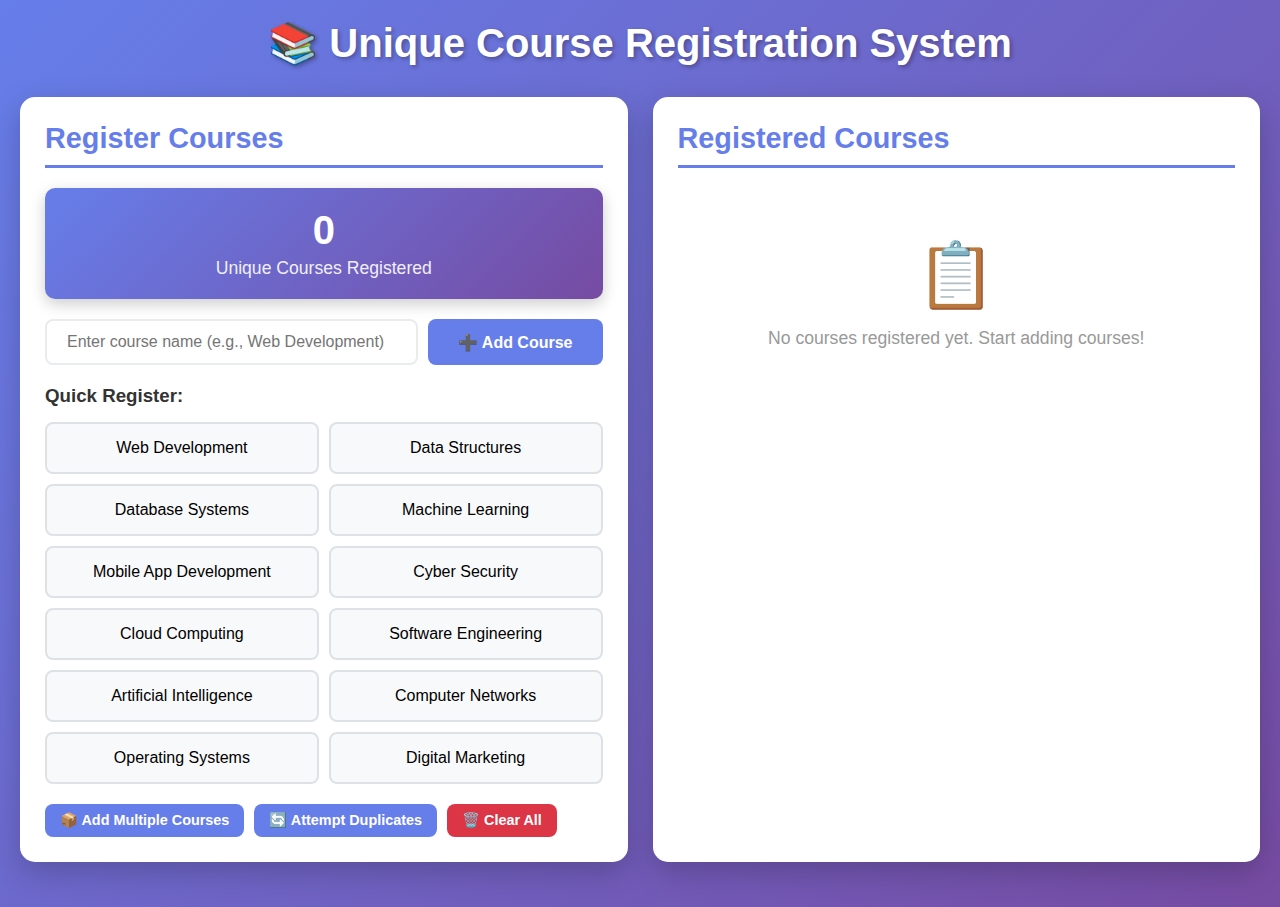
<file: Lab_03_ES6_JS/task_04.html>
<!DOCTYPE html>
<html lang="en">
<head>
    <meta charset="UTF-8">
    <meta name="viewport" content="width=device-width, initial-scale=1.0">
    <title>Course Registration System - ES6 Set</title>
    <style>
        * {
            margin: 0;
            padding: 0;
            box-sizing: border-box;
        }

        body {
            font-family: 'Segoe UI', Tahoma, Geneva, Verdana, sans-serif;
            background: linear-gradient(135deg, #667eea 0%, #764ba2 100%);
            min-height: 100vh;
            padding: 20px;
        }

        .container {
            max-width: 1400px;
            margin: 0 auto;
        }

        h1 {
            text-align: center;
            color: white;
            margin-bottom: 30px;
            font-size: 2.5rem;
            text-shadow: 2px 2px 4px rgba(0, 0, 0, 0.3);
        }

        .main-grid {
            display: grid;
            grid-template-columns: 1fr 1fr;
            gap: 25px;
            margin-bottom: 25px;
        }

        .section {
            background: white;
            border-radius: 15px;
            padding: 25px;
            box-shadow: 0 10px 30px rgba(0, 0, 0, 0.2);
        }

        .section h2 {
            color: #667eea;
            margin-bottom: 20px;
            font-size: 1.8rem;
            border-bottom: 3px solid #667eea;
            padding-bottom: 10px;
        }

        .stats-bar {
            background: linear-gradient(135deg, #667eea, #764ba2);
            color: white;
            padding: 20px;
            border-radius: 10px;
            margin-bottom: 20px;
            text-align: center;
            box-shadow: 0 5px 15px rgba(0, 0, 0, 0.2);
        }

        .stats-bar h3 {
            font-size: 2.5rem;
            margin-bottom: 5px;
        }

        .stats-bar p {
            font-size: 1.1rem;
            opacity: 0.9;
        }

        .input-group {
            display: flex;
            gap: 10px;
            margin-bottom: 20px;
        }

        .input-field {
            flex: 1;
            padding: 12px 20px;
            font-size: 1rem;
            border: 2px solid #e9ecef;
            border-radius: 8px;
            transition: border-color 0.3s ease;
        }

        .input-field:focus {
            outline: none;
            border-color: #667eea;
        }

        .btn {
            background: #667eea;
            color: white;
            border: none;
            padding: 12px 30px;
            border-radius: 8px;
            cursor: pointer;
            font-size: 1rem;
            transition: all 0.3s ease;
            font-weight: bold;
        }

        .btn:hover {
            background: #5568d3;
            transform: translateY(-2px);
            box-shadow: 0 5px 15px rgba(0, 0, 0, 0.2);
        }

        .btn:active {
            transform: translateY(0);
        }

        .btn-small {
            padding: 8px 15px;
            font-size: 0.9rem;
        }

        .available-courses {
            display: grid;
            grid-template-columns: repeat(auto-fill, minmax(200px, 1fr));
            gap: 10px;
            margin-bottom: 20px;
        }

        .course-btn {
            background: #f8f9fa;
            border: 2px solid #dee2e6;
            padding: 15px;
            border-radius: 8px;
            cursor: pointer;
            transition: all 0.3s ease;
            text-align: center;
            font-weight: 500;
        }

        .course-btn:hover {
            background: #667eea;
            color: white;
            border-color: #667eea;
            transform: translateY(-2px);
        }

        .course-btn.registered {
            background: #d4edda;
            border-color: #28a745;
            color: #155724;
            cursor: not-allowed;
        }

        .course-btn.registered::after {
            content: " ✓";
            font-weight: bold;
        }

        .registered-courses-list {
            display: flex;
            flex-direction: column;
            gap: 10px;
        }

        .course-item {
            background: #f8f9fa;
            padding: 15px 20px;
            border-radius: 8px;
            border-left: 4px solid #667eea;
            display: flex;
            justify-content: space-between;
            align-items: center;
            animation: slideIn 0.3s ease;
        }

        @keyframes slideIn {
            from {
                opacity: 0;
                transform: translateX(-20px);
            }
            to {
                opacity: 1;
                transform: translateX(0);
            }
        }

        .course-item-info {
            display: flex;
            align-items: center;
            gap: 15px;
        }

        .course-number {
            background: #667eea;
            color: white;
            width: 35px;
            height: 35px;
            border-radius: 50%;
            display: flex;
            align-items: center;
            justify-content: center;
            font-weight: bold;
        }

        .course-name {
            font-size: 1.1rem;
            font-weight: 500;
            color: #333;
        }

        .btn-remove {
            background: #dc3545;
            color: white;
            border: none;
            padding: 6px 15px;
            border-radius: 5px;
            cursor: pointer;
            font-size: 0.85rem;
            transition: background 0.3s ease;
        }

        .btn-remove:hover {
            background: #c82333;
        }

        .empty-state {
            text-align: center;
            padding: 50px 20px;
            color: #999;
        }

        .empty-state-icon {
            font-size: 4rem;
            margin-bottom: 15px;
        }

        .empty-state-text {
            font-size: 1.1rem;
        }

        .notification {
            position: fixed;
            top: 20px;
            right: 20px;
            padding: 15px 25px;
            border-radius: 8px;
            color: white;
            font-weight: bold;
            box-shadow: 0 5px 15px rgba(0, 0, 0, 0.3);
            animation: slideInRight 0.3s ease, fadeOut 0.3s ease 2.7s;
            z-index: 1000;
        }

        @keyframes slideInRight {
            from {
                transform: translateX(400px);
                opacity: 0;
            }
            to {
                transform: translateX(0);
                opacity: 1;
            }
        }

        @keyframes fadeOut {
            from {
                opacity: 1;
            }
            to {
                opacity: 0;
            }
        }

        .notification.success {
            background: #28a745;
        }

        .notification.error {
            background: #dc3545;
        }

        .notification.warning {
            background: #ffc107;
            color: #333;
        }

        .set-demo {
            background: #e8f4f8;
            border: 2px solid #4a90e2;
            border-radius: 10px;
            padding: 20px;
            margin-top: 20px;
        }

        .set-demo h3 {
            color: #2c5282;
            margin-bottom: 15px;
        }

        .set-demo-content {
            background: white;
            padding: 15px;
            border-radius: 5px;
            font-family: 'Courier New', monospace;
            color: #333;
            font-size: 0.9rem;
            white-space: pre-wrap;
            word-wrap: break-word;
            border-left: 4px solid #4a90e2;
        }

        .highlight {
            background: #fff3cd;
            padding: 2px 5px;
            border-radius: 3px;
            font-weight: bold;
        }

        .action-buttons {
            display: flex;
            gap: 10px;
            flex-wrap: wrap;
        }

        @media (max-width: 992px) {
            .main-grid {
                grid-template-columns: 1fr;
            }

            h1 {
                font-size: 2rem;
            }
        }
    </style>
</head>
<body>
    <div class="container">
        <h1>📚 Unique Course Registration System</h1>

        <div class="main-grid">
            <!-- Registration Panel -->
            <div class="section">
                <h2>Register Courses</h2>
                
                <div class="stats-bar">
                    <h3 id="courseCount">0</h3>
                    <p>Unique Courses Registered</p>
                </div>

                <div class="input-group">
                    <input 
                        type="text" 
                        class="input-field" 
                        id="courseInput" 
                        placeholder="Enter course name (e.g., Web Development)"
                        onkeypress="handleKeyPress(event)"
                    >
                    <button class="btn" onclick="addCustomCourse()">
                        ➕ Add Course
                    </button>
                </div>

                <h3 style="margin-bottom: 15px; color: #333;">Quick Register:</h3>
                <div class="available-courses" id="availableCoursesGrid"></div>

                <div class="action-buttons" style="margin-top: 20px;">
                    <button class="btn btn-small" onclick="addMultipleCourses()">
                        📦 Add Multiple Courses
                    </button>
                    <button class="btn btn-small" onclick="attemptDuplicates()">
                        🔄 Attempt Duplicates
                    </button>
                    <button class="btn btn-small" style="background: #dc3545;" onclick="clearAllCourses()">
                        🗑️ Clear All
                    </button>
                </div>
            </div>

            <!-- Registered Courses Display -->
            <div class="section">
                <h2>Registered Courses</h2>
                <div id="registeredCoursesContainer">
                    <div class="empty-state">
                        <div class="empty-state-icon">📋</div>
                        <div class="empty-state-text">No courses registered yet. Start adding courses!</div>
                    </div>
                </div>
            </div>
        </div>
    </div>

    <!-- Notification Container -->
    <div id="notificationContainer"></div>

    <script>
        // ES6 SET: Create a Set to store registered courses (prevents duplicates)
        const registeredCourses = new Set();

        // Available courses for quick registration
        const availableCourses = [
            'Web Development',
            'Data Structures',
            'Database Systems',
            'Machine Learning',
            'Mobile App Development',
            'Cyber Security',
            'Cloud Computing',
            'Software Engineering',
            'Artificial Intelligence',
            'Computer Networks',
            'Operating Systems',
            'Digital Marketing'
        ];

        // Initialize available courses grid
        function initializeAvailableCourses() {
            const grid = document.getElementById('availableCoursesGrid');
            grid.innerHTML = availableCourses.map(course => `
                <div class="course-btn" onclick="registerCourse('${course}')" id="btn-${course.replace(/\s+/g, '-')}">
                    ${course}
                </div>
            `).join('');
        }

        // ADD COURSE TO SET: Main function to register a course
        function registerCourse(courseName) {
            if (!courseName || courseName.trim() === '') {
                showNotification('Please enter a course name!', 'warning');
                return;
            }

            courseName = courseName.trim();
            
            // Check if course already exists using Set's has() method
            if (registeredCourses.has(courseName)) {
                showNotification(`❌ Duplicate detected! "${courseName}" is already registered.`, 'error');
                return;
            }

            // Add course to Set (automatically prevents duplicates)
            registeredCourses.add(courseName);
            
            showNotification(`✅ Successfully registered: ${courseName}`, 'success');
            updateDisplay();
            updateAvailableCoursesButtons();
        }

        // Add custom course from input
        function addCustomCourse() {
            const input = document.getElementById('courseInput');
            const courseName = input.value;
            
            registerCourse(courseName);
            input.value = ''; // Clear input
        }

        // Handle Enter key press
        function handleKeyPress(event) {
            if (event.key === 'Enter') {
                addCustomCourse();
            }
        }

        // ATTEMPT ADDING DUPLICATES: Demonstrate Set's duplicate prevention
        function attemptDuplicates() {
            if (registeredCourses.size === 0) {
                showNotification('Add some courses first!', 'warning');
                return;
            }

            // Get first course from Set using for...of and attempt to add it again
            let firstCourse;
            for (const course of registeredCourses) {
                firstCourse = course;
                break; // Get only the first one
            }

            registerCourse(firstCourse); // This will be blocked as duplicate
        }

        // ADD MULTIPLE COURSES AT ONCE
        function addMultipleCourses() {
            const coursesToAdd = [
                'Web Development',
                'Data Structures',
                'Machine Learning'
            ];

            let addedCount = 0;
            let duplicateCount = 0;

            for (const course of coursesToAdd) {
                const sizeBefore = registeredCourses.size;
                registeredCourses.add(course);
                const sizeAfter = registeredCourses.size;

                if (sizeAfter > sizeBefore) {
                    addedCount++;
                } else {
                    duplicateCount++;
                }
            }

            showNotification(`Added ${addedCount} courses, ${duplicateCount} duplicates skipped`, 'success');
            updateDisplay();
            updateAvailableCoursesButtons();
        }

        // REMOVE COURSE FROM SET
        function removeCourse(courseName) {
            registeredCourses.delete(courseName);
            showNotification(`Removed: ${courseName}`, 'warning');
            updateDisplay();
            updateAvailableCoursesButtons();
        }

        // CLEAR ALL COURSES
        function clearAllCourses() {
            if (registeredCourses.size === 0) {
                showNotification('No courses to clear!', 'warning');
                return;
            }

            const count = registeredCourses.size;
            registeredCourses.clear();
            showNotification(`Cleared all ${count} courses`, 'warning');
            updateDisplay();
            updateAvailableCoursesButtons();
        }

        // UPDATE DISPLAY: Use for...of loop to display all courses
        function updateDisplay() {
            const container = document.getElementById('registeredCoursesContainer');
            const countDisplay = document.getElementById('courseCount');

            // Update count using .size property
            countDisplay.textContent = registeredCourses.size;

            if (registeredCourses.size === 0) {
                container.innerHTML = `
                    <div class="empty-state">
                        <div class="empty-state-icon">📋</div>
                        <div class="empty-state-text">No courses registered yet. Start adding courses!</div>
                    </div>
                `;
                return;
            }

            // Use for...of loop to iterate through Set
            let coursesHTML = '';
            let index = 1;
            
            for (const course of registeredCourses) {
                coursesHTML += `
                    <div class="course-item">
                        <div class="course-item-info">
                            <div class="course-number">${index}</div>
                            <div class="course-name">${course}</div>
                        </div>
                        <button class="btn-remove" onclick="removeCourse('${course}')">
                            Remove
                        </button>
                    </div>
                `;
                index++;
            }

            container.innerHTML = `
                <div class="registered-courses-list">
                    ${coursesHTML}
                </div>
            `;
        }

        // Update available courses buttons to show registered status
        function updateAvailableCoursesButtons() {
            availableCourses.forEach(course => {
                const btn = document.getElementById(`btn-${course.replace(/\s+/g, '-')}`);
                if (btn) {
                    if (registeredCourses.has(course)) {
                        btn.classList.add('registered');
                    } else {
                        btn.classList.remove('registered');
                    }
                }
            });
        }



        // Show notification
        function showNotification(message, type) {
            const container = document.getElementById('notificationContainer');
            const notification = document.createElement('div');
            notification.className = `notification ${type}`;
            notification.textContent = message;
            container.appendChild(notification);

            setTimeout(() => {
                notification.remove();
            }, 3000);
        }

        // Initialize on page load
        document.addEventListener('DOMContentLoaded', () => {
            initializeAvailableCourses();
            updateDisplay();
            
            console.log('📚 Course Registration System initialized');
            console.log('💡 ES6 Set features demonstrated:');
            console.log('  • Automatic duplicate prevention');
            console.log('  • .add() method');
            console.log('  • .delete() method');
            console.log('  • .clear() method');
            console.log('  • .has() method');
            console.log('  • .size property');
            console.log('  • for...of iteration');
        });
    </script>
</body>
</html>
</file>
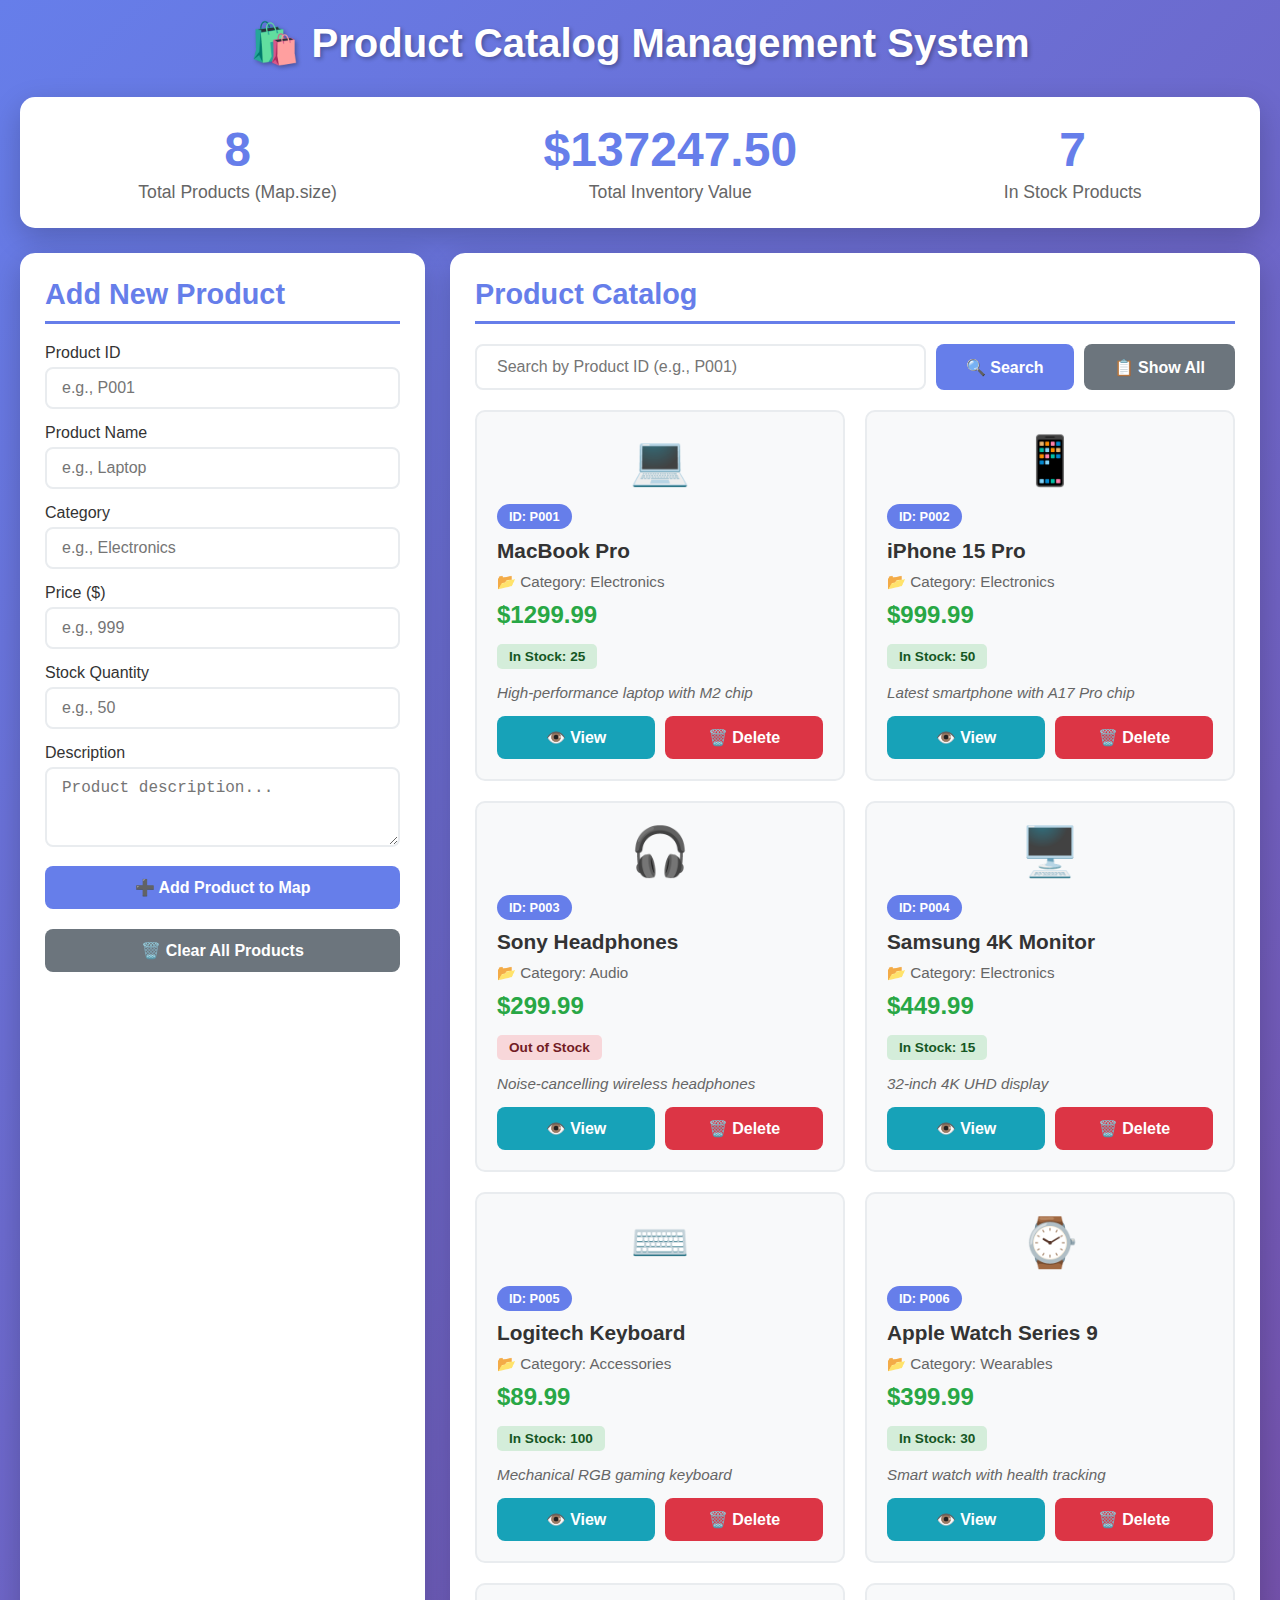
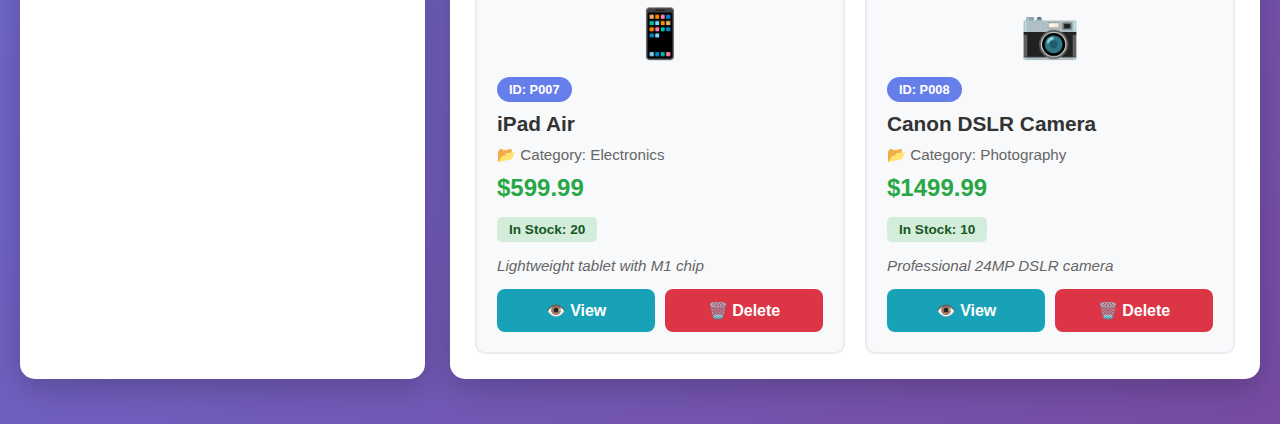
<file: Lab_03_ES6_JS/task_05.html>
<!DOCTYPE html>
<html lang="en">
<head>
    <meta charset="UTF-8">
    <meta name="viewport" content="width=device-width, initial-scale=1.0">
    <title>Product Catalog - ES6 Map</title>
    <style>
        * {
            margin: 0;
            padding: 0;
            box-sizing: border-box;
        }

        body {
            font-family: 'Segoe UI', Tahoma, Geneva, Verdana, sans-serif;
            background: linear-gradient(135deg, #667eea 0%, #764ba2 100%);
            min-height: 100vh;
            padding: 20px;
        }

        .container {
            max-width: 1600px;
            margin: 0 auto;
        }

        h1 {
            text-align: center;
            color: white;
            margin-bottom: 30px;
            font-size: 2.5rem;
            text-shadow: 2px 2px 4px rgba(0, 0, 0, 0.3);
        }

        .stats-bar {
            background: white;
            border-radius: 15px;
            padding: 25px;
            margin-bottom: 25px;
            box-shadow: 0 10px 30px rgba(0, 0, 0, 0.2);
            display: flex;
            justify-content: space-around;
            flex-wrap: wrap;
            gap: 20px;
        }

        .stat-item {
            text-align: center;
        }

        .stat-number {
            font-size: 3rem;
            font-weight: bold;
            color: #667eea;
            margin-bottom: 5px;
        }

        .stat-label {
            font-size: 1.1rem;
            color: #666;
        }

        .main-grid {
            display: grid;
            grid-template-columns: 1fr 2fr;
            gap: 25px;
            margin-bottom: 25px;
        }

        .section {
            background: white;
            border-radius: 15px;
            padding: 25px;
            box-shadow: 0 10px 30px rgba(0, 0, 0, 0.2);
        }

        .section h2 {
            color: #667eea;
            margin-bottom: 20px;
            font-size: 1.8rem;
            border-bottom: 3px solid #667eea;
            padding-bottom: 10px;
        }

        .form-group {
            margin-bottom: 15px;
        }

        .form-label {
            display: block;
            margin-bottom: 5px;
            color: #333;
            font-weight: 500;
        }

        .form-input {
            width: 100%;
            padding: 10px 15px;
            font-size: 1rem;
            border: 2px solid #e9ecef;
            border-radius: 8px;
            transition: border-color 0.3s ease;
        }

        .form-input:focus {
            outline: none;
            border-color: #667eea;
        }

        .form-textarea {
            min-height: 80px;
            resize: vertical;
        }

        .btn {
            background: #667eea;
            color: white;
            border: none;
            padding: 12px 30px;
            border-radius: 8px;
            cursor: pointer;
            font-size: 1rem;
            transition: all 0.3s ease;
            font-weight: bold;
            width: 100%;
        }

        .btn:hover {
            background: #5568d3;
            transform: translateY(-2px);
            box-shadow: 0 5px 15px rgba(0, 0, 0, 0.2);
        }

        .btn:active {
            transform: translateY(0);
        }

        .search-box {
            display: flex;
            gap: 10px;
            margin-bottom: 20px;
        }

        .search-input {
            flex: 1;
            padding: 12px 20px;
            font-size: 1rem;
            border: 2px solid #e9ecef;
            border-radius: 8px;
        }

        .search-input:focus {
            outline: none;
            border-color: #667eea;
        }

        .btn-search {
            width: auto;
            padding: 12px 30px;
        }

        .products-grid {
            display: grid;
            grid-template-columns: repeat(auto-fill, minmax(280px, 1fr));
            gap: 20px;
        }

        .product-card {
            background: #f8f9fa;
            border: 2px solid #e9ecef;
            border-radius: 10px;
            padding: 20px;
            transition: all 0.3s ease;
            animation: fadeIn 0.5s ease;
        }

        @keyframes fadeIn {
            from {
                opacity: 0;
                transform: scale(0.9);
            }
            to {
                opacity: 1;
                transform: scale(1);
            }
        }

        .product-card:hover {
            transform: translateY(-5px);
            box-shadow: 0 8px 20px rgba(0, 0, 0, 0.15);
            border-color: #667eea;
        }

        .product-card.highlight {
            border-color: #28a745;
            border-width: 3px;
            background: #d4edda;
            animation: pulse 0.5s ease;
        }

        @keyframes pulse {
            0%, 100% { transform: scale(1); }
            50% { transform: scale(1.05); }
        }

        .product-icon {
            font-size: 3rem;
            text-align: center;
            margin-bottom: 15px;
        }

        .product-id {
            display: inline-block;
            background: #667eea;
            color: white;
            padding: 5px 12px;
            border-radius: 15px;
            font-size: 0.8rem;
            font-weight: bold;
            margin-bottom: 10px;
        }

        .product-name {
            font-size: 1.3rem;
            font-weight: bold;
            color: #333;
            margin-bottom: 10px;
        }

        .product-detail {
            color: #666;
            font-size: 0.95rem;
            margin: 5px 0;
        }

        .product-price {
            font-size: 1.5rem;
            font-weight: bold;
            color: #28a745;
            margin: 10px 0;
        }

        .product-stock {
            display: inline-block;
            padding: 5px 12px;
            border-radius: 5px;
            font-size: 0.85rem;
            font-weight: bold;
            margin: 5px 0;
        }

        .stock-in {
            background: #d4edda;
            color: #155724;
        }

        .stock-out {
            background: #f8d7da;
            color: #721c24;
        }

        .product-actions {
            display: flex;
            gap: 10px;
            margin-top: 15px;
        }

        .btn-delete {
            background: #dc3545;
            flex: 1;
        }

        .btn-delete:hover {
            background: #c82333;
        }

        .btn-view {
            background: #17a2b8;
            flex: 1;
        }

        .btn-view:hover {
            background: #138496;
        }

        .empty-state {
            text-align: center;
            padding: 50px 20px;
            color: #999;
        }

        .empty-state-icon {
            font-size: 5rem;
            margin-bottom: 15px;
        }

        .empty-state-text {
            font-size: 1.2rem;
        }

        .map-demo {
            background: #e8f4f8;
            border: 2px solid #4a90e2;
            border-radius: 10px;
            padding: 20px;
            margin-top: 20px;
        }

        .map-demo h3 {
            color: #2c5282;
            margin-bottom: 15px;
        }

        .map-demo-content {
            background: white;
            padding: 15px;
            border-radius: 5px;
            font-family: 'Courier New', monospace;
            color: #333;
            font-size: 0.9rem;
            white-space: pre-wrap;
            word-wrap: break-word;
            border-left: 4px solid #4a90e2;
        }

        .highlight {
            background: #fff3cd;
            padding: 2px 5px;
            border-radius: 3px;
            font-weight: bold;
        }

        .notification {
            position: fixed;
            top: 20px;
            right: 20px;
            padding: 15px 25px;
            border-radius: 8px;
            color: white;
            font-weight: bold;
            box-shadow: 0 5px 15px rgba(0, 0, 0, 0.3);
            animation: slideInRight 0.3s ease, fadeOut 0.3s ease 2.7s;
            z-index: 1000;
        }

        @keyframes slideInRight {
            from {
                transform: translateX(400px);
                opacity: 0;
            }
            to {
                transform: translateX(0);
                opacity: 1;
            }
        }

        @keyframes fadeOut {
            from { opacity: 1; }
            to { opacity: 0; }
        }

        .notification.success {
            background: #28a745;
        }

        .notification.error {
            background: #dc3545;
        }

        .notification.info {
            background: #17a2b8;
        }

        .notification.warning {
            background: #ffc107;
            color: #333;
        }

        .search-result-banner {
            background: #d1ecf1;
            border: 2px solid #0c5460;
            color: #0c5460;
            padding: 15px;
            border-radius: 8px;
            margin-bottom: 20px;
            font-weight: bold;
            text-align: center;
        }

        @media (max-width: 1200px) {
            .main-grid {
                grid-template-columns: 1fr;
            }
        }

        @media (max-width: 768px) {
            h1 {
                font-size: 2rem;
            }

            .products-grid {
                grid-template-columns: 1fr;
            }

            .stats-bar {
                flex-direction: column;
            }
        }
    </style>
</head>
<body>
    <div class="container">
        <h1>🛍️ Product Catalog Management System</h1>

        <!-- Statistics Bar -->
        <div class="stats-bar">
            <div class="stat-item">
                <div class="stat-number" id="totalProducts">0</div>
                <div class="stat-label">Total Products (Map.size)</div>
            </div>
            <div class="stat-item">
                <div class="stat-number" id="totalValue">$0</div>
                <div class="stat-label">Total Inventory Value</div>
            </div>
            <div class="stat-item">
                <div class="stat-number" id="inStockCount">0</div>
                <div class="stat-label">In Stock Products</div>
            </div>
        </div>

        <div class="main-grid">
            <!-- Add Product Form -->
            <div class="section">
                <h2>Add New Product</h2>
                
                <form onsubmit="addProduct(event)">
                    <div class="form-group">
                        <label class="form-label">Product ID</label>
                        <input type="text" class="form-input" id="productId" placeholder="e.g., P001" required>
                    </div>

                    <div class="form-group">
                        <label class="form-label">Product Name</label>
                        <input type="text" class="form-input" id="productName" placeholder="e.g., Laptop" required>
                    </div>

                    <div class="form-group">
                        <label class="form-label">Category</label>
                        <input type="text" class="form-input" id="productCategory" placeholder="e.g., Electronics" required>
                    </div>

                    <div class="form-group">
                        <label class="form-label">Price ($)</label>
                        <input type="number" class="form-input" id="productPrice" placeholder="e.g., 999" step="0.01" required>
                    </div>

                    <div class="form-group">
                        <label class="form-label">Stock Quantity</label>
                        <input type="number" class="form-input" id="productStock" placeholder="e.g., 50" required>
                    </div>

                    <div class="form-group">
                        <label class="form-label">Description</label>
                        <textarea class="form-input form-textarea" id="productDescription" placeholder="Product description..."></textarea>
                    </div>

                    <button type="submit" class="btn">➕ Add Product to Map</button>
                </form>

                <div style="margin-top: 20px;">
                    <button class="btn" style="background: #6c757d;" onclick="clearAllProducts()">
                        🗑️ Clear All Products
                    </button>
                </div>
            </div>

            <!-- Product Display and Search -->
            <div class="section">
                <h2>Product Catalog</h2>

                <!-- Search Box -->
                <div class="search-box">
                    <input 
                        type="text" 
                        class="search-input" 
                        id="searchInput" 
                        placeholder="Search by Product ID (e.g., P001)"
                        onkeypress="handleSearchKeyPress(event)"
                    >
                    <button class="btn btn-search" onclick="searchProductById()">
                        🔍 Search
                    </button>
                    <button class="btn btn-search" style="background: #6c757d;" onclick="showAllProducts()">
                        📋 Show All
                    </button>
                </div>

                <div id="searchResultBanner"></div>

                <!-- Products Grid -->
                <div id="productsContainer">
                    <div class="empty-state">
                        <div class="empty-state-icon">📦</div>
                        <div class="empty-state-text">No products in catalog. Add some products to get started!</div>
                    </div>
                </div>
            </div>
        </div>
    </div>

    <!-- Notification Container -->
    <div id="notificationContainer"></div>

    <script>
        // ES6 MAP: Create a Map to store products (Key = Product ID, Value = Product Object)
        const productCatalog = new Map();

        // Initialize with sample products (minimum 5 products)
        function initializeCatalog() {
            const sampleProducts = [
                {
                    id: 'P001',
                    name: 'MacBook Pro',
                    category: 'Electronics',
                    price: 1299.99,
                    stock: 25,
                    description: 'High-performance laptop with M2 chip',
                    icon: '💻'
                },
                {
                    id: 'P002',
                    name: 'iPhone 15 Pro',
                    category: 'Electronics',
                    price: 999.99,
                    stock: 50,
                    description: 'Latest smartphone with A17 Pro chip',
                    icon: '📱'
                },
                {
                    id: 'P003',
                    name: 'Sony Headphones',
                    category: 'Audio',
                    price: 299.99,
                    stock: 0,
                    description: 'Noise-cancelling wireless headphones',
                    icon: '🎧'
                },
                {
                    id: 'P004',
                    name: 'Samsung 4K Monitor',
                    category: 'Electronics',
                    price: 449.99,
                    stock: 15,
                    description: '32-inch 4K UHD display',
                    icon: '🖥️'
                },
                {
                    id: 'P005',
                    name: 'Logitech Keyboard',
                    category: 'Accessories',
                    price: 89.99,
                    stock: 100,
                    description: 'Mechanical RGB gaming keyboard',
                    icon: '⌨️'
                },
                {
                    id: 'P006',
                    name: 'Apple Watch Series 9',
                    category: 'Wearables',
                    price: 399.99,
                    stock: 30,
                    description: 'Smart watch with health tracking',
                    icon: '⌚'
                },
                {
                    id: 'P007',
                    name: 'iPad Air',
                    category: 'Electronics',
                    price: 599.99,
                    stock: 20,
                    description: 'Lightweight tablet with M1 chip',
                    icon: '📱'
                },
                {
                    id: 'P008',
                    name: 'Canon DSLR Camera',
                    category: 'Photography',
                    price: 1499.99,
                    stock: 10,
                    description: 'Professional 24MP DSLR camera',
                    icon: '📷'
                }
            ];

            // Add all sample products to Map using .set() method
            sampleProducts.forEach(product => {
                productCatalog.set(product.id, product);
            });

            updateDisplay();
        }

        // ADD PRODUCT TO MAP
        function addProduct(event) {
            event.preventDefault();

            const id = document.getElementById('productId').value.trim();
            const name = document.getElementById('productName').value.trim();
            const category = document.getElementById('productCategory').value.trim();
            const price = parseFloat(document.getElementById('productPrice').value);
            const stock = parseInt(document.getElementById('productStock').value);
            const description = document.getElementById('productDescription').value.trim();

            // Check if product ID already exists using Map.has()
            if (productCatalog.has(id)) {
                showNotification(`❌ Product ID "${id}" already exists!`, 'error');
                return;
            }

            // Create product object
            const product = {
                id: id,
                name: name,
                category: category,
                price: price,
                stock: stock,
                description: description,
                icon: getCategoryIcon(category)
            };

            // Add to Map using .set() method
            productCatalog.set(id, product);

            showNotification(`✅ Product "${name}" added successfully!`, 'success');
            updateDisplay();

            // Clear form
            event.target.reset();
        }

        // SEARCH PRODUCT BY ID using Map.get()
        function searchProductById() {
            const searchId = document.getElementById('searchInput').value.trim();

            if (!searchId) {
                showNotification('Please enter a Product ID to search', 'warning');
                return;
            }

            // Search using Map.get() method
            const product = productCatalog.get(searchId);

            if (product) {
                showNotification(`✅ Product found: ${product.name}`, 'success');
                displaySearchResult(product);
            } else {
                showNotification(`❌ Product with ID "${searchId}" not found`, 'error');
                displaySearchNotFound(searchId);
            }
        }

        // DELETE PRODUCT using Map.delete()
        function deleteProduct(productId) {
            // Get product before deleting (for notification)
            const product = productCatalog.get(productId);

            if (!product) {
                showNotification('Product not found', 'error');
                return;
            }

            // Delete from Map using .delete() method
            const deleted = productCatalog.delete(productId);

            if (deleted) {
                showNotification(`🗑️ Product "${product.name}" deleted successfully!`, 'warning');
                updateDisplay();
            }
        }

        // CLEAR ALL PRODUCTS using Map.clear()
        function clearAllProducts() {
            if (productCatalog.size === 0) {
                showNotification('No products to clear', 'warning');
                return;
            }

            const count = productCatalog.size;
            productCatalog.clear();

            showNotification(`🗑️ Cleared all ${count} products from catalog`, 'warning');
            updateDisplay();
        }

        // SHOW ALL PRODUCTS
        function showAllProducts() {
            document.getElementById('searchInput').value = '';
            document.getElementById('searchResultBanner').innerHTML = '';
            updateDisplay();
        }

        // UPDATE DISPLAY - Show all products from Map
        function updateDisplay() {
            const container = document.getElementById('productsContainer');
            
            // Update statistics using Map.size
            updateStatistics();

            if (productCatalog.size === 0) {
                container.innerHTML = `
                    <div class="empty-state">
                        <div class="empty-state-icon">📦</div>
                        <div class="empty-state-text">No products in catalog. Add some products to get started!</div>
                    </div>
                `;
                return;
            }

            // Display all products from Map
            let productsHTML = '';
            
            // Iterate through Map using for...of on Map.entries()
            for (const [productId, product] of productCatalog) {
                productsHTML += createProductCard(product);
            }

            container.innerHTML = `<div class="products-grid">${productsHTML}</div>`;
        }

        // DISPLAY SEARCH RESULT
        function displaySearchResult(product) {
            const container = document.getElementById('productsContainer');
            const banner = document.getElementById('searchResultBanner');

            banner.innerHTML = `
                <div class="search-result-banner">
                    ✅ Search Result: Found product "${product.name}" (ID: ${product.id})
                </div>
            `;

            container.innerHTML = `
                <div class="products-grid">
                    ${createProductCard(product, true)}
                </div>
            `;
        }

        // DISPLAY SEARCH NOT FOUND
        function displaySearchNotFound(searchId) {
            const container = document.getElementById('productsContainer');
            const banner = document.getElementById('searchResultBanner');

            banner.innerHTML = `
                <div class="search-result-banner" style="background: #f8d7da; border-color: #721c24; color: #721c24;">
                    ❌ No product found with ID: ${searchId}
                </div>
            `;

            // Show all products
            updateDisplay();
        }

        // CREATE PRODUCT CARD HTML
        function createProductCard(product, highlight = false) {
            const stockClass = product.stock > 0 ? 'stock-in' : 'stock-out';
            const stockText = product.stock > 0 ? `In Stock: ${product.stock}` : 'Out of Stock';
            const highlightClass = highlight ? 'highlight' : '';

            return `
                <div class="product-card ${highlightClass}">
                    <div class="product-icon">${product.icon}</div>
                    <span class="product-id">ID: ${product.id}</span>
                    <div class="product-name">${product.name}</div>
                    <div class="product-detail">📂 Category: ${product.category}</div>
                    <div class="product-price">$${product.price.toFixed(2)}</div>
                    <span class="product-stock ${stockClass}">${stockText}</span>
                    <div class="product-detail" style="margin-top: 10px; font-style: italic;">
                        ${product.description}
                    </div>
                    <div class="product-actions">
                        <button class="btn btn-view" onclick="viewProductDetails('${product.id}')">
                            👁️ View
                        </button>
                        <button class="btn btn-delete" onclick="deleteProduct('${product.id}')">
                            🗑️ Delete
                        </button>
                    </div>
                </div>
            `;
        }

        // VIEW PRODUCT DETAILS
        function viewProductDetails(productId) {
            const product = productCatalog.get(productId);
            if (product) {
                showNotification(`Viewing details for: ${product.name}`, 'info');
            }
        }

        // UPDATE STATISTICS
        function updateStatistics() {
            // Use Map.size property to get total products
            const totalProducts = productCatalog.size;
            document.getElementById('totalProducts').textContent = totalProducts;

            let totalValue = 0;
            let inStockCount = 0;

            // Calculate statistics by iterating through Map
            for (const [id, product] of productCatalog) {
                totalValue += product.price * product.stock;
                if (product.stock > 0) {
                    inStockCount++;
                }
            }

            document.getElementById('totalValue').textContent = `$${totalValue.toFixed(2)}`;
            document.getElementById('inStockCount').textContent = inStockCount;
        }



        // HELPER FUNCTIONS
        function getCategoryIcon(category) {
            const icons = {
                'Electronics': '💻',
                'Audio': '🎧',
                'Accessories': '⌨️',
                'Wearables': '⌚',
                'Photography': '📷',
                'Gaming': '🎮'
            };
            return icons[category] || '📦';
        }

        function handleSearchKeyPress(event) {
            if (event.key === 'Enter') {
                searchProductById();
            }
        }

        function showNotification(message, type) {
            const container = document.getElementById('notificationContainer');
            const notification = document.createElement('div');
            notification.className = `notification ${type}`;
            notification.textContent = message;
            container.appendChild(notification);

            setTimeout(() => {
                notification.remove();
            }, 3000);
        }

        // Initialize on page load
        document.addEventListener('DOMContentLoaded', () => {
            initializeCatalog();
            
            console.log('🛍️ Product Catalog System initialized');
            console.log('💡 ES6 Map features demonstrated:');
            console.log('  • Map.set(key, value) - Add products');
            console.log('  • Map.get(key) - Search products');
            console.log('  • Map.has(key) - Check existence');
            console.log('  • Map.delete(key) - Remove products');
            console.log('  • Map.clear() - Remove all');
            console.log('  • Map.size - Count products');
            console.log('  • for...of Map.entries() - Iterate');
            console.log(`📊 Initial products loaded: ${productCatalog.size}`);
        });
    </script>
</body>
</html>
</file>
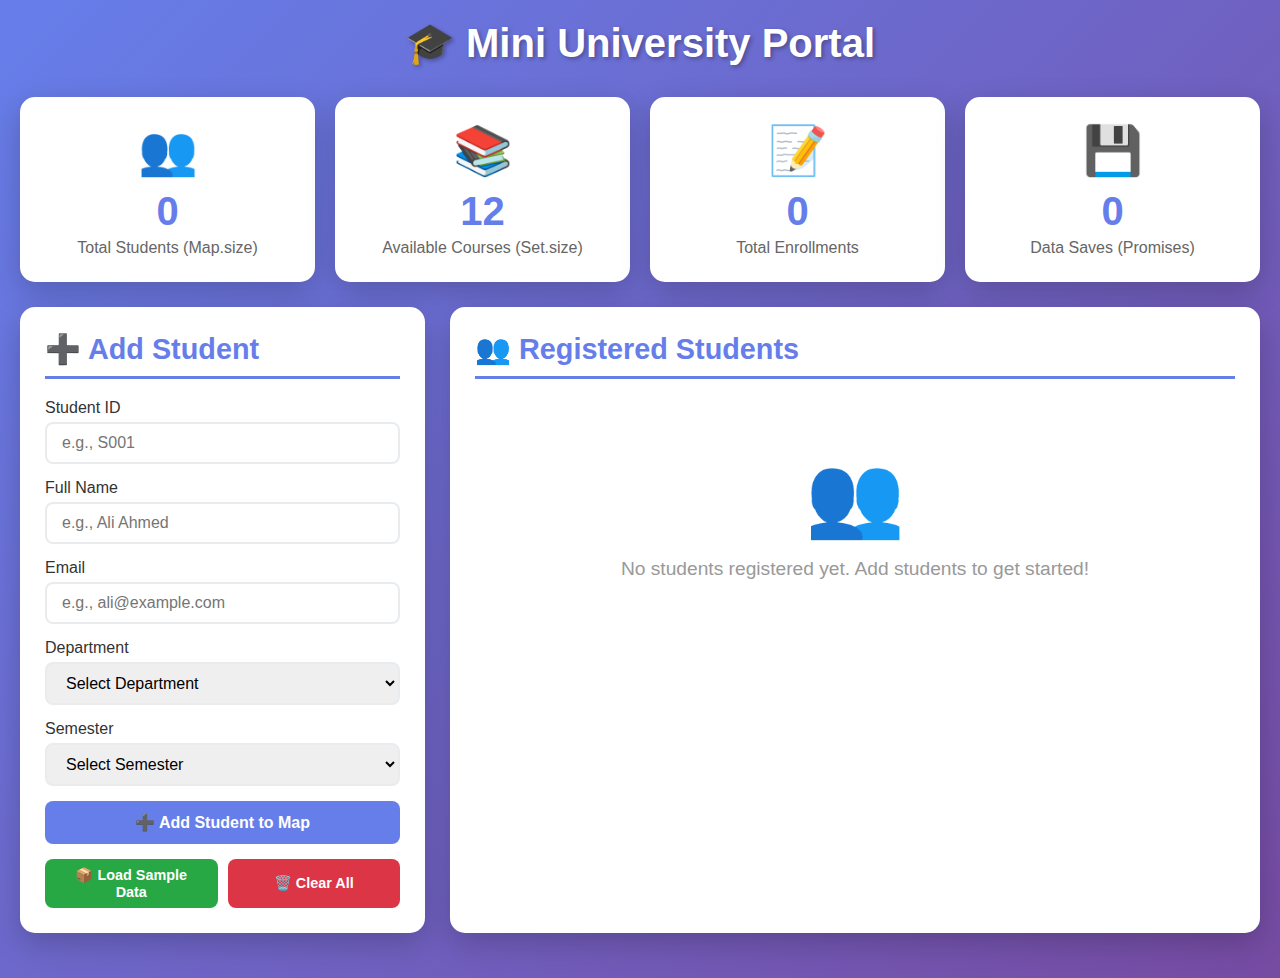
<file: Lab_03_ES6_JS/task_06.html>
<!DOCTYPE html>
<html lang="en">
<head>
    <meta charset="UTF-8">
    <meta name="viewport" content="width=device-width, initial-scale=1.0">
    <title>Mini University Portal - ES6 Integration</title>
    <style>
        * {
            margin: 0;
            padding: 0;
            box-sizing: border-box;
        }

        body {
            font-family: 'Segoe UI', Tahoma, Geneva, Verdana, sans-serif;
            background: linear-gradient(135deg, #667eea 0%, #764ba2 100%);
            min-height: 100vh;
            padding: 20px;
        }

        .container {
            max-width: 1600px;
            margin: 0 auto;
        }

        h1 {
            text-align: center;
            color: white;
            margin-bottom: 30px;
            font-size: 2.5rem;
            text-shadow: 2px 2px 4px rgba(0, 0, 0, 0.3);
        }

        .stats-grid {
            display: grid;
            grid-template-columns: repeat(auto-fit, minmax(250px, 1fr));
            gap: 20px;
            margin-bottom: 25px;
        }

        .stat-card {
            background: white;
            border-radius: 15px;
            padding: 25px;
            box-shadow: 0 10px 30px rgba(0, 0, 0, 0.2);
            text-align: center;
            transition: transform 0.3s ease;
        }

        .stat-card:hover {
            transform: translateY(-5px);
        }

        .stat-icon {
            font-size: 3rem;
            margin-bottom: 10px;
        }

        .stat-number {
            font-size: 2.5rem;
            font-weight: bold;
            color: #667eea;
            margin-bottom: 5px;
        }

        .stat-label {
            font-size: 1rem;
            color: #666;
        }

        .main-grid {
            display: grid;
            grid-template-columns: 1fr 2fr;
            gap: 25px;
            margin-bottom: 25px;
        }

        .section {
            background: white;
            border-radius: 15px;
            padding: 25px;
            box-shadow: 0 10px 30px rgba(0, 0, 0, 0.2);
        }

        .section h2 {
            color: #667eea;
            margin-bottom: 20px;
            font-size: 1.8rem;
            border-bottom: 3px solid #667eea;
            padding-bottom: 10px;
            display: flex;
            align-items: center;
            gap: 10px;
        }

        .form-group {
            margin-bottom: 15px;
        }

        .form-label {
            display: block;
            margin-bottom: 5px;
            color: #333;
            font-weight: 500;
        }

        .form-input {
            width: 100%;
            padding: 10px 15px;
            font-size: 1rem;
            border: 2px solid #e9ecef;
            border-radius: 8px;
            transition: border-color 0.3s ease;
        }

        .form-input:focus {
            outline: none;
            border-color: #667eea;
        }

        .btn {
            background: #667eea;
            color: white;
            border: none;
            padding: 12px 30px;
            border-radius: 8px;
            cursor: pointer;
            font-size: 1rem;
            transition: all 0.3s ease;
            font-weight: bold;
            width: 100%;
        }

        .btn:hover {
            background: #5568d3;
            transform: translateY(-2px);
            box-shadow: 0 5px 15px rgba(0, 0, 0, 0.2);
        }

        .btn:active {
            transform: translateY(0);
        }

        .btn:disabled {
            background: #ccc;
            cursor: not-allowed;
            transform: none;
        }

        .students-grid {
            display: grid;
            grid-template-columns: repeat(auto-fill, minmax(300px, 1fr));
            gap: 20px;
        }

        .student-card {
            background: #f8f9fa;
            border: 2px solid #e9ecef;
            border-radius: 10px;
            padding: 20px;
            transition: all 0.3s ease;
            animation: slideIn 0.5s ease;
        }

        @keyframes slideIn {
            from {
                opacity: 0;
                transform: translateY(20px);
            }
            to {
                opacity: 1;
                transform: translateY(0);
            }
        }

        .student-card:hover {
            transform: translateY(-5px);
            box-shadow: 0 8px 20px rgba(0, 0, 0, 0.15);
            border-color: #667eea;
        }

        .student-avatar {
            width: 80px;
            height: 80px;
            border-radius: 50%;
            background: linear-gradient(135deg, #667eea, #764ba2);
            display: flex;
            align-items: center;
            justify-content: center;
            font-size: 2.5rem;
            margin: 0 auto 15px;
        }

        .student-id-badge {
            display: inline-block;
            background: #667eea;
            color: white;
            padding: 5px 12px;
            border-radius: 15px;
            font-size: 0.85rem;
            font-weight: bold;
            margin-bottom: 10px;
        }

        .student-name {
            font-size: 1.3rem;
            font-weight: bold;
            color: #333;
            margin-bottom: 10px;
            text-align: center;
        }

        .student-info {
            color: #666;
            font-size: 0.95rem;
            margin: 5px 0;
        }

        .courses-section {
            margin-top: 15px;
            padding-top: 15px;
            border-top: 2px solid #e9ecef;
        }

        .courses-title {
            font-weight: bold;
            color: #333;
            margin-bottom: 10px;
            font-size: 0.95rem;
        }

        .course-tags {
            display: flex;
            flex-wrap: wrap;
            gap: 5px;
        }

        .course-tag {
            background: #e8f4f8;
            color: #2c5282;
            padding: 5px 10px;
            border-radius: 5px;
            font-size: 0.85rem;
            border: 1px solid #4a90e2;
        }

        .student-actions {
            display: flex;
            gap: 10px;
            margin-top: 15px;
        }

        .btn-small {
            padding: 8px 15px;
            font-size: 0.9rem;
        }

        .btn-danger {
            background: #dc3545;
        }

        .btn-danger:hover {
            background: #c82333;
        }

        .btn-info {
            background: #17a2b8;
        }

        .btn-info:hover {
            background: #138496;
        }

        .empty-state {
            text-align: center;
            padding: 50px 20px;
            color: #999;
        }

        .empty-state-icon {
            font-size: 5rem;
            margin-bottom: 15px;
        }

        .empty-state-text {
            font-size: 1.2rem;
        }

        /* Loading Overlay */
        .loading-overlay {
            position: fixed;
            top: 0;
            left: 0;
            width: 100%;
            height: 100%;
            background: rgba(0, 0, 0, 0.7);
            display: flex;
            align-items: center;
            justify-content: center;
            z-index: 2000;
            animation: fadeIn 0.3s ease;
        }

        @keyframes fadeIn {
            from { opacity: 0; }
            to { opacity: 1; }
        }

        .loading-content {
            background: white;
            border-radius: 15px;
            padding: 40px;
            text-align: center;
            box-shadow: 0 10px 40px rgba(0, 0, 0, 0.3);
        }

        .spinner {
            border: 5px solid #f3f3f3;
            border-top: 5px solid #667eea;
            border-radius: 50%;
            width: 60px;
            height: 60px;
            animation: spin 1s linear infinite;
            margin: 0 auto 20px;
        }

        @keyframes spin {
            0% { transform: rotate(0deg); }
            100% { transform: rotate(360deg); }
        }

        .loading-text {
            font-size: 1.2rem;
            color: #333;
            font-weight: bold;
            margin-bottom: 10px;
        }

        .loading-subtext {
            font-size: 0.95rem;
            color: #666;
        }

        /* Notification */
        .notification {
            position: fixed;
            top: 20px;
            right: 20px;
            padding: 15px 25px;
            border-radius: 8px;
            color: white;
            font-weight: bold;
            box-shadow: 0 5px 15px rgba(0, 0, 0, 0.3);
            animation: slideInRight 0.3s ease;
            z-index: 1000;
            max-width: 400px;
        }

        @keyframes slideInRight {
            from {
                transform: translateX(400px);
                opacity: 0;
            }
            to {
                transform: translateX(0);
                opacity: 1;
            }
        }

        .notification.success {
            background: #28a745;
        }

        .notification.error {
            background: #dc3545;
        }

        .notification.info {
            background: #17a2b8;
        }

        .notification.warning {
            background: #ffc107;
            color: #333;
        }

        .modal {
            position: fixed;
            top: 0;
            left: 0;
            width: 100%;
            height: 100%;
            background: rgba(0, 0, 0, 0.7);
            display: flex;
            align-items: center;
            justify-content: center;
            z-index: 1500;
            animation: fadeIn 0.3s ease;
        }

        .modal-content {
            background: white;
            border-radius: 15px;
            padding: 30px;
            max-width: 600px;
            width: 90%;
            max-height: 80vh;
            overflow-y: auto;
            box-shadow: 0 10px 40px rgba(0, 0, 0, 0.3);
        }

        .modal-header {
            display: flex;
            justify-content: space-between;
            align-items: center;
            margin-bottom: 20px;
            padding-bottom: 15px;
            border-bottom: 2px solid #e9ecef;
        }

        .modal-title {
            font-size: 1.5rem;
            color: #667eea;
            font-weight: bold;
        }

        .modal-close {
            background: none;
            border: none;
            font-size: 2rem;
            cursor: pointer;
            color: #999;
            padding: 0;
            width: 30px;
            height: 30px;
            line-height: 1;
        }

        .modal-close:hover {
            color: #333;
        }

        @media (max-width: 1200px) {
            .main-grid {
                grid-template-columns: 1fr;
            }
        }

        @media (max-width: 768px) {
            h1 {
                font-size: 2rem;
            }

            .students-grid {
                grid-template-columns: 1fr;
            }

            .stats-grid {
                grid-template-columns: 1fr;
            }
        }
    </style>
</head>
<body>
    <div class="container">
        <h1>🎓 Mini University Portal</h1>

        <!-- Statistics Dashboard -->
        <div class="stats-grid">
            <div class="stat-card">
                <div class="stat-icon">👥</div>
                <div class="stat-number" id="totalStudents">0</div>
                <div class="stat-label">Total Students (Map.size)</div>
            </div>
            <div class="stat-card">
                <div class="stat-icon">📚</div>
                <div class="stat-number" id="totalCourses">0</div>
                <div class="stat-label">Available Courses (Set.size)</div>
            </div>
            <div class="stat-card">
                <div class="stat-icon">📝</div>
                <div class="stat-number" id="totalEnrollments">0</div>
                <div class="stat-label">Total Enrollments</div>
            </div>
            <div class="stat-card">
                <div class="stat-icon">💾</div>
                <div class="stat-number" id="saveCount">0</div>
                <div class="stat-label">Data Saves (Promises)</div>
            </div>
        </div>

        <div class="main-grid">
            <!-- Add Student Form -->
            <div class="section">
                <h2>➕ Add Student</h2>
                
                <form onsubmit="addStudent(event)">
                    <div class="form-group">
                        <label class="form-label">Student ID</label>
                        <input type="text" class="form-input" id="studentId" placeholder="e.g., S001" required>
                    </div>

                    <div class="form-group">
                        <label class="form-label">Full Name</label>
                        <input type="text" class="form-input" id="studentName" placeholder="e.g., Ali Ahmed" required>
                    </div>

                    <div class="form-group">
                        <label class="form-label">Email</label>
                        <input type="email" class="form-input" id="studentEmail" placeholder="e.g., ali@example.com" required>
                    </div>

                    <div class="form-group">
                        <label class="form-label">Department</label>
                        <select class="form-input" id="studentDepartment" required>
                            <option value="">Select Department</option>
                            <option value="Computer Science">Computer Science</option>
                            <option value="Software Engineering">Software Engineering</option>
                            <option value="Information Technology">Information Technology</option>
                            <option value="Data Science">Data Science</option>
                            <option value="Cyber Security">Cyber Security</option>
                        </select>
                    </div>

                    <div class="form-group">
                        <label class="form-label">Semester</label>
                        <select class="form-input" id="studentSemester" required>
                            <option value="">Select Semester</option>
                            <option value="1">1st Semester</option>
                            <option value="2">2nd Semester</option>
                            <option value="3">3rd Semester</option>
                            <option value="4">4th Semester</option>
                            <option value="5">5th Semester</option>
                            <option value="6">6th Semester</option>
                            <option value="7">7th Semester</option>
                            <option value="8">8th Semester</option>
                        </select>
                    </div>

                    <button type="submit" class="btn">
                        ➕ Add Student to Map
                    </button>
                </form>

                <div style="margin-top: 15px; display: flex; gap: 10px;">
                    <button class="btn btn-small" style="background: #28a745;" onclick="initializeSampleData()">
                        📦 Load Sample Data
                    </button>
                    <button class="btn btn-small" style="background: #dc3545;" onclick="clearAllData()">
                        🗑️ Clear All
                    </button>
                </div>
            </div>

            <!-- Students Display -->
            <div class="section">
                <h2>👥 Registered Students</h2>
                <div id="studentsContainer">
                    <div class="empty-state">
                        <div class="empty-state-icon">👥</div>
                        <div class="empty-state-text">No students registered yet. Add students to get started!</div>
                    </div>
                </div>
            </div>
        </div>
    </div>

    <!-- Notification Container -->
    <div id="notificationContainer"></div>

    <script>
        // ========================================
        // ES6 CLASS: Student Class Definition
        // ========================================
        class Student {
            constructor(id, name, email, department, semester) {
                this.id = id;
                this.name = name;
                this.email = email;
                this.department = department;
                this.semester = semester;
                this.enrolledCourses = new Set(); // Each student has their own Set of courses
                this.enrollmentDate = new Date().toLocaleDateString();
            }

            // Method to enroll in a course
            enrollCourse(courseCode) {
                this.enrolledCourses.add(courseCode);
                return this.enrolledCourses.size;
            }

            // Method to drop a course
            dropCourse(courseCode) {
                return this.enrolledCourses.delete(courseCode);
            }

            // Method to get enrolled courses count
            getEnrolledCoursesCount() {
                return this.enrolledCourses.size;
            }

            // Method to get student info
            getInfo() {
                return `${this.name} (${this.id}) - ${this.department} - Semester ${this.semester}`;
            }
        }

        // ========================================
        // ES6 MAP: Store students (Key = Student ID, Value = Student Object)
        // ========================================
        const studentsMap = new Map();

        // ========================================
        // ES6 SET: Available courses in university
        // ========================================
        const availableCourses = new Set([
            'CS101 - Introduction to Programming',
            'CS102 - Data Structures',
            'CS201 - Object Oriented Programming',
            'CS202 - Database Systems',
            'CS301 - Web Development',
            'CS302 - Software Engineering',
            'CS401 - Machine Learning',
            'CS402 - Artificial Intelligence',
            'CS403 - Cloud Computing',
            'CS404 - Cyber Security',
            'MATH101 - Calculus',
            'MATH201 - Linear Algebra'
        ]);

        // Save counter for Promise demonstration
        let saveCounter = 0;

        // ========================================
        // ADD STUDENT FUNCTION
        // ========================================
        function addStudent(event) {
            event.preventDefault();

            const id = document.getElementById('studentId').value.trim();
            const name = document.getElementById('studentName').value.trim();
            const email = document.getElementById('studentEmail').value.trim();
            const department = document.getElementById('studentDepartment').value;
            const semester = document.getElementById('studentSemester').value;

            // Check if student ID already exists using Map.has()
            if (studentsMap.has(id)) {
                showNotification(`❌ Student ID "${id}" already exists!`, 'error');
                return;
            }

            // Create new Student object using Class
            const student = new Student(id, name, email, department, semester);

            // Add student to Map
            studentsMap.set(id, student);

            // Save data using Promise
            saveDataToServer('add_student', student)
                .then(() => {
                    showNotification(`✅ Student "${name}" added successfully!`, 'success');
                    updateAllDisplays();
                    event.target.reset();
                })
                .catch((error) => {
                    showNotification(`❌ Failed to save: ${error.message}`, 'error');
                });
        }

        // ========================================
        // ENROLL STUDENT IN COURSES
        // ========================================
        function enrollStudentInCourses(studentId) {
            const student = studentsMap.get(studentId);
            if (!student) return;

            // Create modal to select courses
            showCourseSelectionModal(student);
        }

        // ========================================
        // SHOW COURSE SELECTION MODAL
        // ========================================
        function showCourseSelectionModal(student) {
            const modal = document.createElement('div');
            modal.className = 'modal';
            
            const coursesArray = Array.from(availableCourses);
            const coursesHTML = coursesArray.map(course => {
                const isEnrolled = student.enrolledCourses.has(course);
                return `
                    <div style="margin: 10px 0;">
                        <label style="display: flex; align-items: center; gap: 10px; padding: 10px; background: ${isEnrolled ? '#d4edda' : '#f8f9fa'}; border-radius: 5px; cursor: pointer;">
                            <input type="checkbox" value="${course}" ${isEnrolled ? 'checked' : ''} onchange="toggleCourseEnrollment('${student.id}', '${course}', this.checked)">
                            <span style="flex: 1;">${course}</span>
                            ${isEnrolled ? '<span style="color: #28a745; font-weight: bold;">✓ Enrolled</span>' : ''}
                        </label>
                    </div>
                `;
            }).join('');

            modal.innerHTML = `
                <div class="modal-content">
                    <div class="modal-header">
                        <div class="modal-title">📚 Course Enrollment - ${student.name}</div>
                        <button class="modal-close" onclick="this.closest('.modal').remove()">×</button>
                    </div>
                    <div style="margin: 20px 0;">
                        <p style="color: #666; margin-bottom: 15px;">Select courses to enroll (using Set to prevent duplicates):</p>
                        ${coursesHTML}
                    </div>
                    <div style="margin-top: 20px; padding-top: 20px; border-top: 2px solid #e9ecef; text-align: center;">
                        <p style="color: #666; font-size: 0.95rem;">
                            Currently enrolled in <strong id="enrolledCount-${student.id}">${student.enrolledCourses.size}</strong> courses
                        </p>
                    </div>
                </div>
            `;

            document.body.appendChild(modal);
        }

        // ========================================
        // TOGGLE COURSE ENROLLMENT
        // ========================================
        function toggleCourseEnrollment(studentId, course, isEnrolled) {
            const student = studentsMap.get(studentId);
            if (!student) return;

            if (isEnrolled) {
                student.enrollCourse(course);
                showNotification(`✅ Enrolled in: ${course}`, 'success');
            } else {
                student.dropCourse(course);
                showNotification(`ℹ️ Dropped: ${course}`, 'info');
            }

            // Update enrolled count in modal
            const countElement = document.getElementById(`enrolledCount-${studentId}`);
            if (countElement) {
                countElement.textContent = student.enrolledCourses.size;
            }

            // Save using Promise
            saveDataToServer('update_enrollment', { studentId, course, action: isEnrolled ? 'enroll' : 'drop' })
                .then(() => {
                    updateAllDisplays();
                })
                .catch((error) => {
                    console.error('Save failed:', error);
                });
        }

        // ========================================
        // VIEW STUDENT DETAILS
        // ========================================
        function viewStudentDetails(studentId) {
            const student = studentsMap.get(studentId);
            if (!student) return;

            const coursesHTML = student.enrolledCourses.size > 0 
                ? Array.from(student.enrolledCourses).map(course => `<div class="course-tag">${course}</div>`).join('')
                : '<p style="color: #999; text-align: center;">No courses enrolled yet</p>';

            const modal = document.createElement('div');
            modal.className = 'modal';
            modal.innerHTML = `
                <div class="modal-content">
                    <div class="modal-header">
                        <div class="modal-title">👤 Student Details</div>
                        <button class="modal-close" onclick="this.closest('.modal').remove()">×</button>
                    </div>
                    <div style="text-align: center; margin: 20px 0;">
                        <div class="student-avatar">👤</div>
                        <h2 style="color: #333; margin: 10px 0;">${student.name}</h2>
                        <span class="student-id-badge">${student.id}</span>
                    </div>
                    <div style="background: #f8f9fa; padding: 15px; border-radius: 8px; margin: 15px 0;">
                        <p style="margin: 8px 0;"><strong>Email:</strong> ${student.email}</p>
                        <p style="margin: 8px 0;"><strong>Department:</strong> ${student.department}</p>
                        <p style="margin: 8px 0;"><strong>Semester:</strong> ${student.semester}</p>
                        <p style="margin: 8px 0;"><strong>Enrollment Date:</strong> ${student.enrollmentDate}</p>
                        <p style="margin: 8px 0;"><strong>Courses Enrolled:</strong> ${student.enrolledCourses.size}</p>
                    </div>
                    <div style="margin-top: 20px;">
                        <h3 style="color: #667eea; margin-bottom: 10px;">Enrolled Courses:</h3>
                        <div class="course-tags">
                            ${coursesHTML}
                        </div>
                    </div>
                </div>
            `;

            document.body.appendChild(modal);
        }

        // ========================================
        // DELETE STUDENT
        // ========================================
        function deleteStudent(studentId) {
            const student = studentsMap.get(studentId);
            if (!student) return;

            if (!confirm(`Are you sure you want to delete ${student.name}?`)) {
                return;
            }

            studentsMap.delete(studentId);

            saveDataToServer('delete_student', { studentId })
                .then(() => {
                    showNotification(`🗑️ Student "${student.name}" deleted`, 'warning');
                    updateAllDisplays();
                })
                .catch((error) => {
                    showNotification(`❌ Failed to delete: ${error.message}`, 'error');
                });
        }

        // ========================================
        // PROMISE: SIMULATE SAVING DATA TO SERVER
        // ========================================
        function saveDataToServer(operation, data) {
            return new Promise((resolve, reject) => {
                // Show loading overlay
                showLoadingOverlay(`Saving ${operation}...`);

                // Simulate network delay (2 seconds)
                setTimeout(() => {
                    // Simulate 95% success rate
                    const isSuccess = Math.random() > 0.05;

                    hideLoadingOverlay();

                    if (isSuccess) {
                        saveCounter++;
                        document.getElementById('saveCount').textContent = saveCounter;
                        resolve({ success: true, operation, data });
                    } else {
                        reject(new Error('Network error occurred'));
                    }
                }, 2000);
            });
        }

        // ========================================
        // UPDATE ALL DISPLAYS
        // ========================================
        function updateAllDisplays() {
            updateStudentsDisplay();
            updateStatistics();
        }

        // ========================================
        // UPDATE STUDENTS DISPLAY
        // ========================================
        function updateStudentsDisplay() {
            const container = document.getElementById('studentsContainer');

            if (studentsMap.size === 0) {
                container.innerHTML = `
                    <div class="empty-state">
                        <div class="empty-state-icon">👥</div>
                        <div class="empty-state-text">No students registered yet. Add students to get started!</div>
                    </div>
                `;
                return;
            }

            let studentsHTML = '';

            // Iterate through Map using for...of
            for (const [studentId, student] of studentsMap) {
                studentsHTML += `
                    <div class="student-card">
                        <div class="student-avatar">👤</div>
                        <div style="text-align: center;">
                            <span class="student-id-badge">${student.id}</span>
                        </div>
                        <div class="student-name">${student.name}</div>
                        <div class="student-info">📧 ${student.email}</div>
                        <div class="student-info">🏢 ${student.department}</div>
                        <div class="student-info">📅 Semester ${student.semester}</div>
                        
                        <div class="courses-section">
                            <div class="courses-title">Enrolled Courses: ${student.enrolledCourses.size}</div>
                            <div class="course-tags">
                                ${student.enrolledCourses.size > 0 
                                    ? Array.from(student.enrolledCourses).slice(0, 3).map(course => 
                                        `<div class="course-tag">${course.split(' - ')[0]}</div>`
                                    ).join('') + (student.enrolledCourses.size > 3 ? `<div class="course-tag">+${student.enrolledCourses.size - 3} more</div>` : '')
                                    : '<span style="color: #999; font-size: 0.85rem;">No courses yet</span>'
                                }
                            </div>
                        </div>

                        <div class="student-actions">
                            <button class="btn btn-small btn-info" onclick="viewStudentDetails('${student.id}')">
                                👁️ View
                            </button>
                            <button class="btn btn-small" onclick="enrollStudentInCourses('${student.id}')">
                                📚 Enroll
                            </button>
                            <button class="btn btn-small btn-danger" onclick="deleteStudent('${student.id}')">
                                🗑️
                            </button>
                        </div>
                    </div>
                `;
            }

            container.innerHTML = `<div class="students-grid">${studentsHTML}</div>`;
        }

        // ========================================
        // UPDATE STATISTICS
        // ========================================
        function updateStatistics() {
            document.getElementById('totalStudents').textContent = studentsMap.size;
            document.getElementById('totalCourses').textContent = availableCourses.size;

            let totalEnrollments = 0;
            for (const [id, student] of studentsMap) {
                totalEnrollments += student.enrolledCourses.size;
            }
            document.getElementById('totalEnrollments').textContent = totalEnrollments;
        }



        // ========================================
        // LOADING OVERLAY
        // ========================================
        function showLoadingOverlay(message) {
            const overlay = document.createElement('div');
            overlay.className = 'loading-overlay';
            overlay.id = 'loadingOverlay';
            overlay.innerHTML = `
                <div class="loading-content">
                    <div class="spinner"></div>
                    <div class="loading-text">${message}</div>
                    <div class="loading-subtext">Using Promise to simulate async operation...</div>
                </div>
            `;
            document.body.appendChild(overlay);
        }

        function hideLoadingOverlay() {
            const overlay = document.getElementById('loadingOverlay');
            if (overlay) {
                overlay.remove();
            }
        }

        // ========================================
        // NOTIFICATIONS
        // ========================================
        function showNotification(message, type) {
            const container = document.getElementById('notificationContainer');
            const notification = document.createElement('div');
            notification.className = `notification ${type}`;
            notification.textContent = message;
            container.appendChild(notification);

            setTimeout(() => {
                notification.style.animation = 'fadeOut 0.3s ease';
                setTimeout(() => notification.remove(), 300);
            }, 3000);
        }

        // ========================================
        // INITIALIZE SAMPLE DATA
        // ========================================
        function initializeSampleData() {
            const sampleStudents = [
                new Student('S001', 'Ali Ahmed', 'ali.ahmed@uni.edu', 'Computer Science', '5'),
                new Student('S002', 'Sara Khan', 'sara.khan@uni.edu', 'Software Engineering', '3'),
                new Student('S003', 'Hassan Ali', 'hassan.ali@uni.edu', 'Data Science', '7'),
                new Student('S004', 'Fatima Noor', 'fatima.noor@uni.edu', 'Computer Science', '4')
            ];

            sampleStudents.forEach(student => {
                studentsMap.set(student.id, student);
                // Enroll in some courses
                const coursesArray = Array.from(availableCourses);
                for (let i = 0; i < 3; i++) {
                    student.enrollCourse(coursesArray[Math.floor(Math.random() * coursesArray.length)]);
                }
            });

            saveDataToServer('initialize_data', { count: sampleStudents.length })
                .then(() => {
                    showNotification(`✅ Loaded ${sampleStudents.length} sample students!`, 'success');
                    updateAllDisplays();
                })
                .catch((error) => {
                    showNotification(`❌ Failed to load: ${error.message}`, 'error');
                });
        }

        // ========================================
        // CLEAR ALL DATA
        // ========================================
        function clearAllData() {
            if (studentsMap.size === 0) {
                showNotification('No data to clear', 'warning');
                return;
            }

            if (!confirm('Are you sure you want to clear all data?')) {
                return;
            }

            const count = studentsMap.size;
            studentsMap.clear();

            showNotification(`🗑️ Cleared ${count} students`, 'warning');
            updateAllDisplays();
        }

        // ========================================
        // INITIALIZE ON PAGE LOAD
        // ========================================
        document.addEventListener('DOMContentLoaded', () => {
            updateAllDisplays();
            
            console.log('🎓 Mini University Portal initialized');
            console.log('💡 ES6 Concepts integrated:');
            console.log('  ✓ Class - Student objects');
            console.log('  ✓ Map - Store students by ID');
            console.log('  ✓ Set - Course registration (no duplicates)');
            console.log('  ✓ Promise - Async data saving');
            console.log(`📚 Available courses: ${availableCourses.size}`);
        });
    </script>
</body>
</html>
</file>
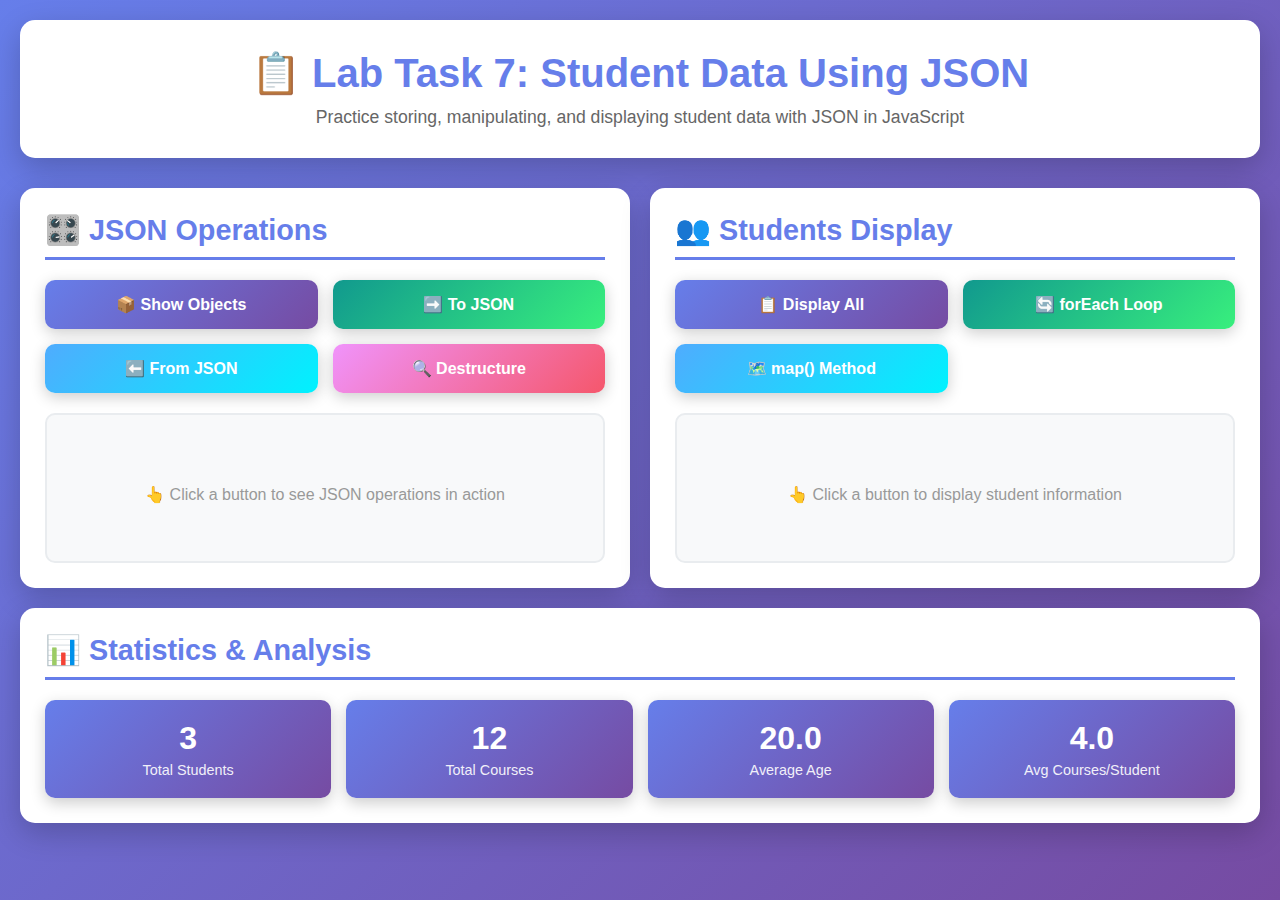
<file: Lab_03_ES6_JS/task_07.html>
<!DOCTYPE html>
<html lang="en">
<head>
    <meta charset="UTF-8">
    <meta name="viewport" content="width=device-width, initial-scale=1.0">
    <title>Lab Task 7: Student Data Using JSON</title>
    <style>
        * {
            margin: 0;
            padding: 0;
            box-sizing: border-box;
        }

        body {
            font-family: 'Segoe UI', Tahoma, Geneva, Verdana, sans-serif;
            background: linear-gradient(135deg, #667eea 0%, #764ba2 100%);
            min-height: 100vh;
            padding: 20px;
        }

        .container {
            max-width: 1400px;
            margin: 0 auto;
        }

        .header {
            background: white;
            padding: 30px;
            border-radius: 15px;
            text-align: center;
            box-shadow: 0 10px 30px rgba(0, 0, 0, 0.2);
            margin-bottom: 30px;
            animation: slideDown 0.5s ease-out;
        }

        @keyframes slideDown {
            from {
                opacity: 0;
                transform: translateY(-30px);
            }
            to {
                opacity: 1;
                transform: translateY(0);
            }
        }

        .header h1 {
            color: #667eea;
            font-size: 2.5rem;
            margin-bottom: 10px;
        }

        .header p {
            color: #666;
            font-size: 1.1rem;
        }

        .main-content {
            display: grid;
            grid-template-columns: 1fr 1fr;
            gap: 20px;
            margin-bottom: 20px;
        }

        .section {
            background: white;
            padding: 25px;
            border-radius: 15px;
            box-shadow: 0 10px 30px rgba(0, 0, 0, 0.2);
            animation: fadeIn 0.5s ease-out;
        }

        @keyframes fadeIn {
            from {
                opacity: 0;
                transform: scale(0.95);
            }
            to {
                opacity: 1;
                transform: scale(1);
            }
        }

        .section h2 {
            color: #667eea;
            font-size: 1.8rem;
            margin-bottom: 20px;
            padding-bottom: 10px;
            border-bottom: 3px solid #667eea;
        }

        .controls {
            display: grid;
            grid-template-columns: repeat(auto-fit, minmax(200px, 1fr));
            gap: 15px;
            margin-bottom: 20px;
        }

        .btn {
            padding: 15px 25px;
            border: none;
            border-radius: 10px;
            font-size: 1rem;
            font-weight: bold;
            cursor: pointer;
            transition: all 0.3s ease;
            color: white;
            box-shadow: 0 4px 15px rgba(0, 0, 0, 0.2);
        }

        .btn-primary {
            background: linear-gradient(135deg, #667eea 0%, #764ba2 100%);
        }

        .btn-success {
            background: linear-gradient(135deg, #11998e 0%, #38ef7d 100%);
        }

        .btn-info {
            background: linear-gradient(135deg, #4facfe 0%, #00f2fe 100%);
        }

        .btn-warning {
            background: linear-gradient(135deg, #f093fb 0%, #f5576c 100%);
        }

        .btn:hover {
            transform: translateY(-3px);
            box-shadow: 0 6px 20px rgba(0, 0, 0, 0.3);
        }

        .btn:active {
            transform: translateY(-1px);
        }

        .output-box {
            background: #f8f9fa;
            border: 2px solid #e9ecef;
            border-radius: 10px;
            padding: 20px;
            margin-top: 20px;
            min-height: 150px;
            max-height: 400px;
            overflow-y: auto;
        }

        .json-display {
            font-family: 'Courier New', monospace;
            background: #2d2d2d;
            color: #f8f8f2;
            padding: 20px;
            border-radius: 10px;
            white-space: pre-wrap;
            word-wrap: break-word;
            font-size: 0.9rem;
            line-height: 1.6;
        }

        .json-key {
            color: #66d9ef;
        }

        .json-string {
            color: #a6e22e;
        }

        .json-number {
            color: #ae81ff;
        }

        .student-card {
            background: linear-gradient(135deg, #667eea 0%, #764ba2 100%);
            color: white;
            padding: 20px;
            border-radius: 15px;
            margin-bottom: 15px;
            box-shadow: 0 5px 15px rgba(0, 0, 0, 0.2);
            transition: transform 0.3s ease;
        }

        .student-card:hover {
            transform: translateY(-5px);
        }

        .student-card h3 {
            font-size: 1.5rem;
            margin-bottom: 10px;
            border-bottom: 2px solid rgba(255, 255, 255, 0.3);
            padding-bottom: 5px;
        }

        .student-info {
            margin: 10px 0;
            font-size: 1.05rem;
        }

        .student-info strong {
            color: #ffd700;
        }

        .courses-list {
            margin-top: 10px;
            padding-left: 20px;
        }

        .courses-list li {
            margin: 5px 0;
            list-style-type: none;
            position: relative;
        }

        .courses-list li:before {
            content: "📚 ";
            position: absolute;
            left: -20px;
        }

        .stats-grid {
            display: grid;
            grid-template-columns: repeat(auto-fit, minmax(150px, 1fr));
            gap: 15px;
            margin-top: 20px;
        }

        .stat-box {
            background: linear-gradient(135deg, #667eea 0%, #764ba2 100%);
            color: white;
            padding: 20px;
            border-radius: 10px;
            text-align: center;
            box-shadow: 0 5px 15px rgba(0, 0, 0, 0.2);
        }

        .stat-box h3 {
            font-size: 2rem;
            margin-bottom: 5px;
        }

        .stat-box p {
            font-size: 0.9rem;
            opacity: 0.9;
        }

        .operation-log {
            background: #fff3cd;
            border-left: 4px solid #ffc107;
            padding: 15px;
            margin-top: 15px;
            border-radius: 5px;
            font-size: 0.95rem;
            color: #856404;
        }

        .operation-log strong {
            color: #664d03;
        }

        .full-width {
            grid-column: 1 / -1;
        }

        @media (max-width: 968px) {
            .main-content {
                grid-template-columns: 1fr;
            }

            .header h1 {
                font-size: 2rem;
            }

            .controls {
                grid-template-columns: 1fr;
            }
        }

        /* Scrollbar Styling */
        ::-webkit-scrollbar {
            width: 10px;
        }

        ::-webkit-scrollbar-track {
            background: #f1f1f1;
            border-radius: 10px;
        }

        ::-webkit-scrollbar-thumb {
            background: #667eea;
            border-radius: 10px;
        }

        ::-webkit-scrollbar-thumb:hover {
            background: #764ba2;
        }

        .highlight-box {
            background: #e7f3ff;
            border-left: 4px solid #2196F3;
            padding: 15px;
            margin-top: 15px;
            border-radius: 5px;
            font-size: 0.95rem;
            color: #0d47a1;
        }

        .destructured-display {
            background: #f8f9fa;
            border: 2px dashed #667eea;
            padding: 15px;
            border-radius: 10px;
            margin-bottom: 15px;
        }

        .destructured-display h4 {
            color: #667eea;
            margin-bottom: 10px;
        }

        .destructured-display p {
            margin: 5px 0;
            font-family: 'Courier New', monospace;
            color: #333;
        }
    </style>
</head>
<body>
    <div class="container">
        <!-- Header -->
        <div class="header">
            <h1>📋 Lab Task 7: Student Data Using JSON</h1>
            <p>Practice storing, manipulating, and displaying student data with JSON in JavaScript</p>
        </div>

        <!-- Main Content Grid -->
        <div class="main-content">
            <!-- Left Column: Controls and Operations -->
            <div class="section">
                <h2>🎛️ JSON Operations</h2>
                
                <div class="controls">
                    <button class="btn btn-primary" onclick="showOriginalObjects()">
                        📦 Show Objects
                    </button>
                    <button class="btn btn-success" onclick="convertToJSON()">
                        ➡️ To JSON
                    </button>
                    <button class="btn btn-info" onclick="parseFromJSON()">
                        ⬅️ From JSON
                    </button>
                    <button class="btn btn-warning" onclick="showDestructuring()">
                        🔍 Destructure
                    </button>
                </div>

                <div id="operationOutput" class="output-box">
                    <p style="text-align: center; color: #999; margin-top: 50px;">
                        👆 Click a button to see JSON operations in action
                    </p>
                </div>
            </div>

            <!-- Right Column: Students Display -->
            <div class="section">
                <h2>👥 Students Display</h2>
                
                <div class="controls">
                    <button class="btn btn-primary" onclick="displayAllStudents()">
                        📋 Display All
                    </button>
                    <button class="btn btn-success" onclick="displayUsingForEach()">
                        🔄 forEach Loop
                    </button>
                    <button class="btn btn-info" onclick="displayUsingMap()">
                        🗺️ map() Method
                    </button>
                </div>

                <div id="studentsOutput" class="output-box">
                    <p style="text-align: center; color: #999; margin-top: 50px;">
                        👆 Click a button to display student information
                    </p>
                </div>
            </div>

            <!-- Full Width: Statistics -->
            <div class="section full-width">
                <h2>📊 Statistics & Analysis</h2>
                <div id="statisticsOutput" class="stats-grid">
                    <div class="stat-box">
                        <h3>3</h3>
                        <p>Total Students</p>
                    </div>
                    <div class="stat-box">
                        <h3 id="totalCourses">0</h3>
                        <p>Total Courses</p>
                    </div>
                    <div class="stat-box">
                        <h3 id="avgAge">0</h3>
                        <p>Average Age</p>
                    </div>
                    <div class="stat-box">
                        <h3 id="avgCourses">0</h3>
                        <p>Avg Courses/Student</p>
                    </div>
                </div>
            </div>
        </div>
    </div>

    <script>
        // ========================================
        // STEP 1: CREATE 3 STUDENT OBJECTS
        // ========================================
        const students = [
            {
                name: "Sarah Johnson",
                age: 20,
                semester: 5,
                courses: ["Web Development", "Database Systems", "Data Structures", "Software Engineering"]
            },
            {
                name: "Michael Chen",
                age: 21,
                semester: 6,
                courses: ["Machine Learning", "Cloud Computing", "Mobile Development"]
            },
            {
                name: "Emily Rodriguez",
                age: 19,
                semester: 4,
                courses: ["Computer Networks", "Operating Systems", "Algorithm Design", "UI/UX Design", "Cybersecurity"]
            }
        ];

        // Store JSON strings globally
        let studentsJSON = '';
        let parsedStudents = [];

        // ========================================
        // INITIALIZE STATISTICS
        // ========================================
        function updateStatistics() {
            const totalCourses = students.reduce((sum, student) => sum + student.courses.length, 0);
            const avgAge = (students.reduce((sum, student) => sum + student.age, 0) / students.length).toFixed(1);
            const avgCourses = (totalCourses / students.length).toFixed(1);

            document.getElementById('totalCourses').textContent = totalCourses;
            document.getElementById('avgAge').textContent = avgAge;
            document.getElementById('avgCourses').textContent = avgCourses;
        }

        // ========================================
        // SHOW ORIGINAL OBJECTS
        // ========================================
        function showOriginalObjects() {
            let output = '<h3 style="color: #667eea; margin-bottom: 15px;">📦 Original JavaScript Objects</h3>';
            
            students.forEach((student, index) => {
                output += `
                    <div class="destructured-display">
                        <h4>Student ${index + 1}</h4>
                        <p><strong>Object:</strong> students[${index}]</p>
                        <p><strong>Type:</strong> ${typeof student}</p>
                        <p><strong>Structure:</strong></p>
                        <pre style="margin: 5px 0; color: #333;">{
  name: "${student.name}",
  age: ${student.age},
  semester: ${student.semester},
  courses: [${student.courses.length} items]
}</pre>
                    </div>
                `;
            });

            output += `
                <div class="operation-log">
                    <strong>✅ Operation:</strong> Created ${students.length} student objects with properties: name, age, semester, and courses array.
                </div>
            `;

            document.getElementById('operationOutput').innerHTML = output;
        }

        // ========================================
        // STEP 2: CONVERT TO JSON (JSON.stringify)
        // ========================================
        function convertToJSON() {
            // Convert objects to JSON string
            studentsJSON = JSON.stringify(students, null, 2);

            let output = '<h3 style="color: #667eea; margin-bottom: 15px;">➡️ JSON.stringify() - Objects to JSON</h3>';
            
            output += `<div class="json-display">${syntaxHighlightJSON(studentsJSON)}</div>`;

            output += `
                <div class="operation-log">
                    <strong>✅ Operation:</strong> JSON.stringify(students, null, 2)<br>
                    <strong>Result:</strong> Converted ${students.length} JavaScript objects to JSON string<br>
                    <strong>JSON Length:</strong> ${studentsJSON.length} characters<br>
                    <strong>Purpose:</strong> Serialize data for storage or transmission
                </div>
            `;

            // Show JSON statistics
            output += `
                <div class="highlight-box">
                    <strong>💡 JSON Facts:</strong><br>
                    • Format: JavaScript Object Notation<br>
                    • Type: String representation of data<br>
                    • Use Case: Store/transmit data, localStorage, API calls<br>
                    • Reversible: Can convert back to objects using JSON.parse()
                </div>
            `;

            document.getElementById('operationOutput').innerHTML = output;
        }

        // ========================================
        // STEP 3: PARSE FROM JSON (JSON.parse)
        // ========================================
        function parseFromJSON() {
            if (!studentsJSON) {
                // If JSON not created yet, create it first
                studentsJSON = JSON.stringify(students, null, 2);
            }

            // Parse JSON back to objects
            parsedStudents = JSON.parse(studentsJSON);

            let output = '<h3 style="color: #667eea; margin-bottom: 15px;">⬅️ JSON.parse() - JSON to Objects</h3>';

            output += `
                <div class="operation-log">
                    <strong>✅ Operation:</strong> JSON.parse(studentsJSON)<br>
                    <strong>Input:</strong> JSON string (${studentsJSON.length} characters)<br>
                    <strong>Output:</strong> ${parsedStudents.length} JavaScript objects<br>
                    <strong>Purpose:</strong> Deserialize JSON back to usable objects
                </div>
            `;

            parsedStudents.forEach((student, index) => {
                output += `
                    <div class="destructured-display">
                        <h4>Parsed Student ${index + 1}</h4>
                        <p><strong>Name:</strong> ${student.name}</p>
                        <p><strong>Age:</strong> ${student.age} (type: ${typeof student.age})</p>
                        <p><strong>Semester:</strong> ${student.semester}</p>
                        <p><strong>Courses:</strong> Array[${student.courses.length}]</p>
                        <p><strong>Is Array:</strong> ${Array.isArray(student.courses)}</p>
                    </div>
                `;
            });

            output += `
                <div class="highlight-box">
                    <strong>💡 Verification:</strong><br>
                    ✅ All properties restored correctly<br>
                    ✅ Data types preserved (numbers, strings, arrays)<br>
                    ✅ Objects are now usable in JavaScript<br>
                    ✅ Can access properties: student.name, student.courses[0], etc.
                </div>
            `;

            document.getElementById('operationOutput').innerHTML = output;
        }

        // ========================================
        // STEP 4: DESTRUCTURING DEMONSTRATION
        // ========================================
        function showDestructuring() {
            let output = '<h3 style="color: #667eea; margin-bottom: 15px;">🔍 Destructuring Properties</h3>';

            students.forEach((student, index) => {
                // Destructure each student object
                const { name, age, semester, courses } = student;
                const [firstCourse, secondCourse, ...remainingCourses] = courses;

                output += `
                    <div class="destructured-display">
                        <h4>Student ${index + 1} - Destructuring</h4>
                        <p style="color: #666; margin-bottom: 10px;"><em>const { name, age, semester, courses } = student;</em></p>
                        <p><strong>name:</strong> ${name}</p>
                        <p><strong>age:</strong> ${age}</p>
                        <p><strong>semester:</strong> ${semester}</p>
                        <p><strong>courses:</strong> [${courses.length} courses]</p>
                        <hr style="margin: 10px 0; border: 1px dashed #ddd;">
                        <p style="color: #666; margin-bottom: 10px;"><em>const [firstCourse, secondCourse, ...remainingCourses] = courses;</em></p>
                        <p><strong>firstCourse:</strong> ${firstCourse}</p>
                        <p><strong>secondCourse:</strong> ${secondCourse || 'N/A'}</p>
                        <p><strong>remainingCourses:</strong> [${remainingCourses.length}] ${remainingCourses.join(', ') || 'None'}</p>
                    </div>
                `;
            });

            output += `
                <div class="operation-log">
                    <strong>✅ Destructuring Types Used:</strong><br>
                    1. <strong>Object Destructuring:</strong> { name, age, semester, courses } = student<br>
                    2. <strong>Array Destructuring:</strong> [firstCourse, secondCourse, ...rest] = courses<br>
                    3. <strong>Rest Operator (...):</strong> Collects remaining array elements
                </div>
            `;

            document.getElementById('operationOutput').innerHTML = output;
        }

        // ========================================
        // STEP 5: DISPLAY ALL STUDENTS (innerHTML)
        // ========================================
        function displayAllStudents() {
            let output = '<h3 style="color: #667eea; margin-bottom: 15px;">📋 All Students Information</h3>';

            students.forEach((student, index) => {
                output += `
                    <div class="student-card">
                        <h3>🎓 ${student.name}</h3>
                        <div class="student-info">
                            <strong>Age:</strong> ${student.age} years old
                        </div>
                        <div class="student-info">
                            <strong>Semester:</strong> ${student.semester}
                        </div>
                        <div class="student-info">
                            <strong>Enrolled Courses (${student.courses.length}):</strong>
                            <ul class="courses-list">
                                ${student.courses.map(course => `<li>${course}</li>`).join('')}
                            </ul>
                        </div>
                    </div>
                `;
            });

            output += `
                <div class="operation-log">
                    <strong>✅ Method:</strong> Using innerHTML to display all student data<br>
                    <strong>Template Literals:</strong> Used for dynamic HTML generation<br>
                    <strong>Students Displayed:</strong> ${students.length}
                </div>
            `;

            document.getElementById('studentsOutput').innerHTML = output;
        }

        // ========================================
        // STEP 6a: DISPLAY USING forEach()
        // ========================================
        function displayUsingForEach() {
            let output = '<h3 style="color: #667eea; margin-bottom: 15px;">🔄 Using forEach() Loop</h3>';

            let cardsHTML = '';
            
            // Using forEach to iterate through students
            students.forEach((student, index) => {
                cardsHTML += `
                    <div class="student-card">
                        <h3>Student #${index + 1}: ${student.name}</h3>
                        <div class="student-info">
                            <strong>📅 Age:</strong> ${student.age}
                        </div>
                        <div class="student-info">
                            <strong>📚 Semester:</strong> ${student.semester}
                        </div>
                        <div class="student-info">
                            <strong>📖 Courses:</strong> ${student.courses.join(' • ')}
                        </div>
                        <div class="student-info">
                            <strong>📊 Course Load:</strong> ${student.courses.length} courses
                        </div>
                    </div>
                `;
            });

            output += cardsHTML;

            output += `
                <div class="operation-log">
                    <strong>✅ Method Used:</strong> students.forEach((student, index) => { })<br>
                    <strong>Purpose:</strong> Iterate through array and execute function for each element<br>
                    <strong>Advantage:</strong> Clean, readable code for array iteration<br>
                    <strong>Parameters:</strong> (element, index, array)
                </div>
            `;

            document.getElementById('studentsOutput').innerHTML = output;
        }

        // ========================================
        // STEP 6b: DISPLAY USING map()
        // ========================================
        function displayUsingMap() {
            let output = '<h3 style="color: #667eea; margin-bottom: 15px;">🗺️ Using map() Method</h3>';

            // Using map to transform data and create HTML
            const studentCards = students.map((student, index) => {
                const totalCourses = student.courses.length;
                const coursesList = student.courses.map(course => `<li>${course}</li>`).join('');
                
                return `
                    <div class="student-card">
                        <h3>🎯 ${student.name}</h3>
                        <div class="student-info">
                            <strong>Student ID:</strong> STU-${(index + 1).toString().padStart(3, '0')}
                        </div>
                        <div class="student-info">
                            <strong>Age:</strong> ${student.age} | <strong>Semester:</strong> ${student.semester}
                        </div>
                        <div class="student-info">
                            <strong>Academic Load:</strong> ${totalCourses} course${totalCourses > 1 ? 's' : ''}
                        </div>
                        <div class="student-info">
                            <strong>Course List:</strong>
                            <ul class="courses-list">
                                ${coursesList}
                            </ul>
                        </div>
                    </div>
                `;
            });

            output += studentCards.join('');

            output += `
                <div class="operation-log">
                    <strong>✅ Method Used:</strong> students.map((student, index) => { })<br>
                    <strong>Purpose:</strong> Transform array elements and return new array<br>
                    <strong>Advantage:</strong> Creates new array, perfect for rendering lists<br>
                    <strong>Return:</strong> Array of HTML strings joined together<br>
                    <strong>Nested map():</strong> Also used for courses array
                </div>
            `;

            document.getElementById('studentsOutput').innerHTML = output;
        }

        // ========================================
        // SYNTAX HIGHLIGHTING FOR JSON
        // ========================================
        function syntaxHighlightJSON(json) {
            json = json.replace(/&/g, '&amp;').replace(/</g, '&lt;').replace(/>/g, '&gt;');
            return json.replace(/("(\\u[a-zA-Z0-9]{4}|\\[^u]|[^\\"])*"(\s*:)?|\b(true|false|null)\b|-?\d+(?:\.\d*)?(?:[eE][+\-]?\d+)?)/g, function (match) {
                let cls = 'json-number';
                if (/^"/.test(match)) {
                    if (/:$/.test(match)) {
                        cls = 'json-key';
                    } else {
                        cls = 'json-string';
                    }
                } else if (/true|false/.test(match)) {
                    cls = 'json-boolean';
                } else if (/null/.test(match)) {
                    cls = 'json-null';
                }
                return '<span class="' + cls + '">' + match + '</span>';
            });
        }

        // ========================================
        // INITIALIZATION
        // ========================================
        document.addEventListener('DOMContentLoaded', function() {
            updateStatistics();
            
            console.log('📋 Lab Task 7: Student Data Using JSON - Initialized');
            console.log('✅ Created 3 student objects');
            console.log('✅ JSON operations ready: stringify(), parse()');
            console.log('✅ Destructuring examples prepared');
            console.log('✅ Display methods: innerHTML, forEach(), map()');
        });
    </script>
</body>
</html>
</file>
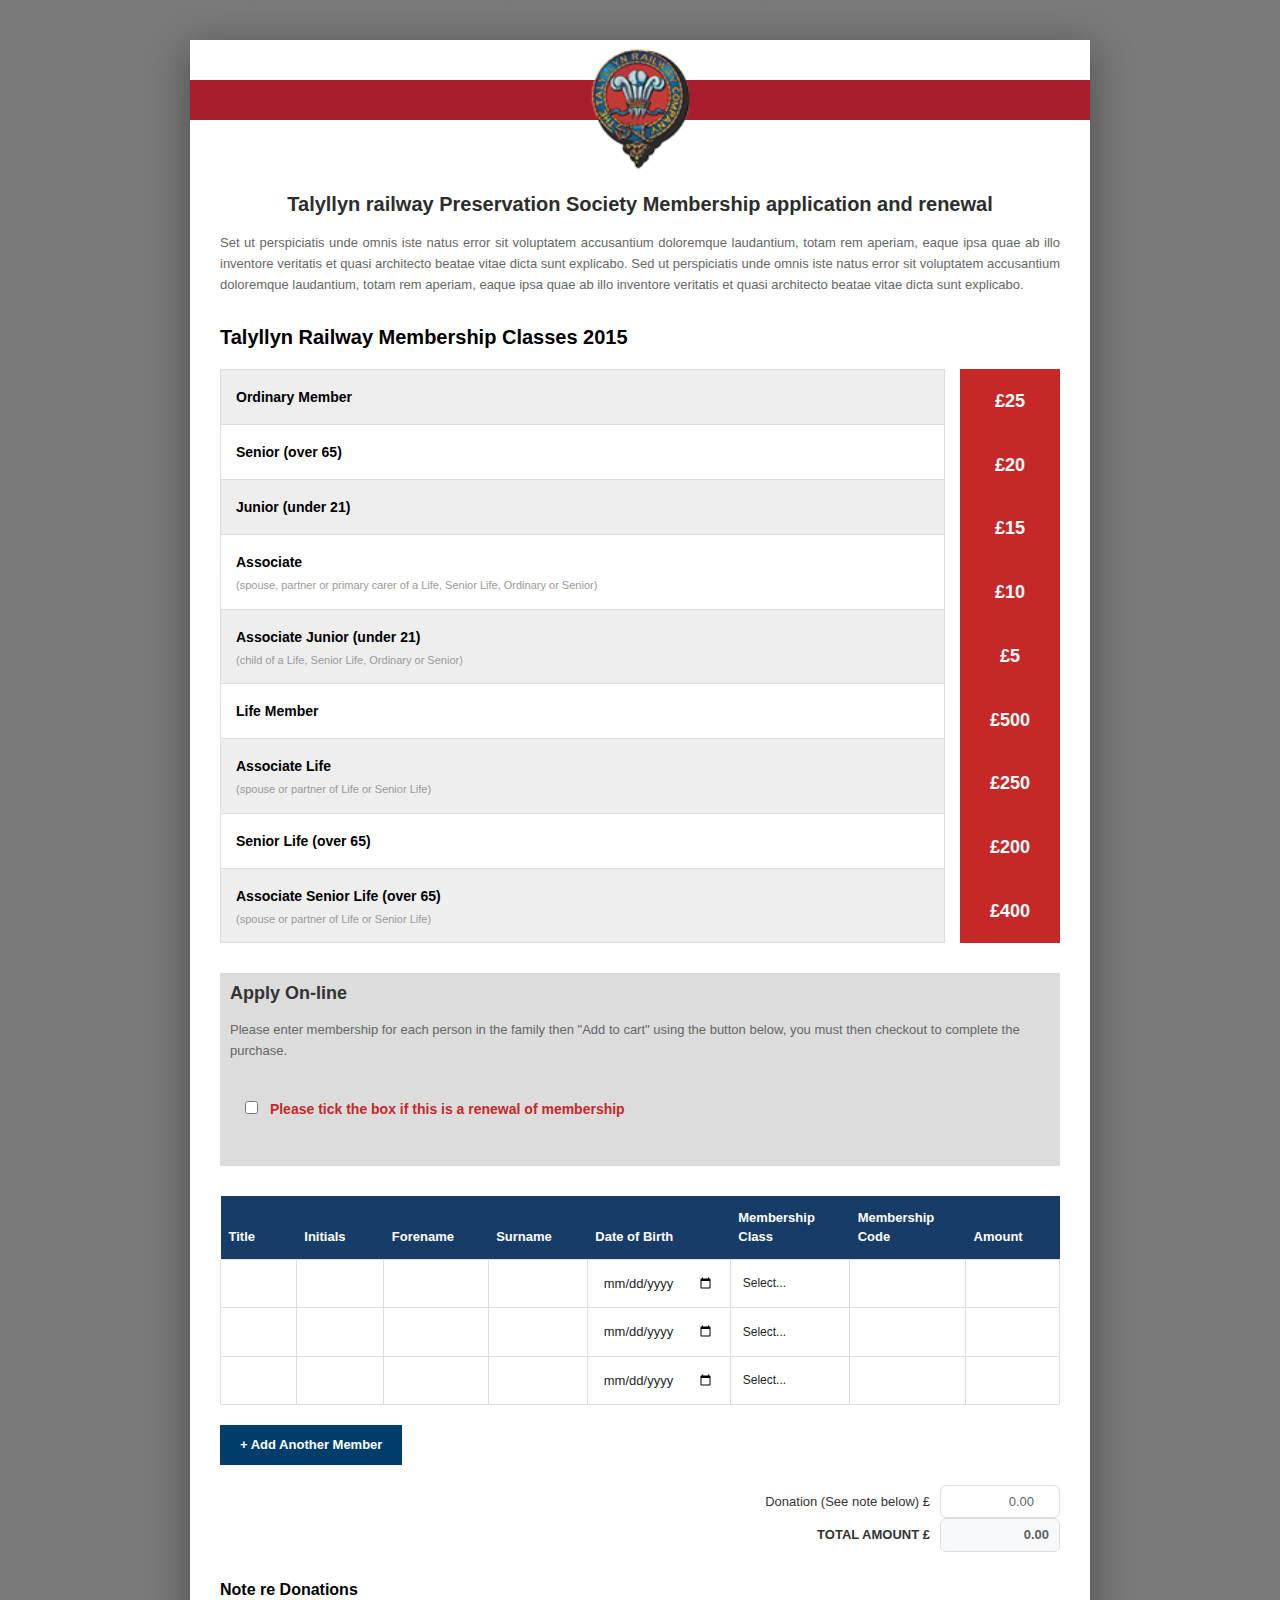
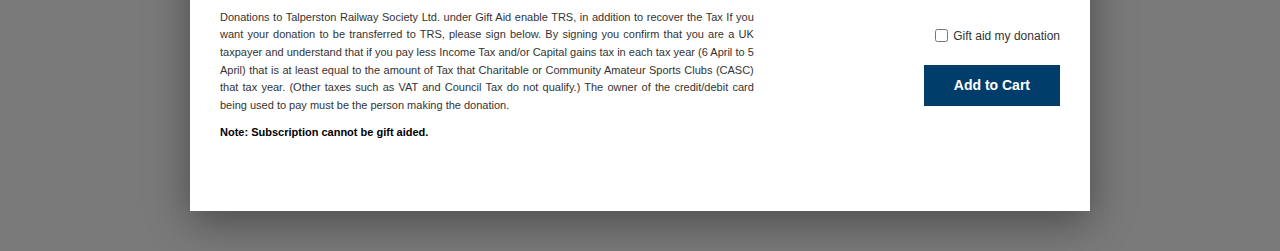
<file: Lab_1/coding_files/pages/membership_form.html>
<!DOCTYPE html>
<html lang="en">
<head>
    <meta charset="UTF-8">
    <meta name="viewport" content="width=device-width, initial-scale=1.0">
    <title>Membership Application - Talyllyn Railway</title>
    
    <!-- Bootstrap 5 CSS -->
    <link href="https://cdn.jsdelivr.net/npm/bootstrap@5.3.2/dist/css/bootstrap.min.css" rel="stylesheet">
    
    <!-- Custom CSS -->
    <link rel="stylesheet" href="../styles/membership_form.css">
</head>
<body>
    <!-- Background Container -->
    <div class="background-container">
        <!-- Form Modal Container -->
        <div class="form-modal-container">
            <div class="membership-modal">
                <!-- Top Red Stripe -->
                <div class="top-stripe"></div>
                
                <!-- Logo -->
                <div class="logo-container">
                    <img src="../assets/logo.png" alt="Talyllyn Railway Logo" class="railway-logo">
                </div>
                
                <!-- Form Content -->
                <div class="form-content">
                    <!-- Title Section -->
                    <div class="title-section">
                        <h2 class="form-title">Talyllyn railway Preservation Society Membership application and renewal</h2>
                        <p class="form-description">Set ut perspiciatis unde omnis iste natus error sit voluptatem accusantium doloremque laudantium, totam rem aperiam, eaque ipsa quae ab illo inventore veritatis et quasi architecto beatae vitae dicta sunt explicabo. Sed ut perspiciatis unde omnis iste natus error sit voluptatem accusantium doloremque laudantium, totam rem aperiam, eaque ipsa quae ab illo inventore veritatis et quasi architecto beatae vitae dicta sunt explicabo.</p>
                    </div>
                    
                    <!-- Membership Classes Section -->
                    <div class="membership-classes-wrapper">
                        <h3 class="section-title">Talyllyn Railway Membership Classes 2015</h3>
                        
                        <div class="membership-table">
                            <div>
                                <div class="membership-row">
                                    <div class="membership-info">
                                        <strong>Ordinary Member</strong>
                                    </div>
                                </div>
                                
                                <div class="membership-row">
                                    <div class="membership-info">
                                        <strong>Senior (over 65)</strong>
                                    </div>
                                </div>
                                
                                <div class="membership-row">
                                    <div class="membership-info">
                                        <strong>Junior (under 21)</strong>
                                    </div>
                                </div>
                                
                                <div class="membership-row">
                                    <div class="membership-info">
                                        <strong>Associate</strong><br>
                                        <small>(spouse, partner or primary carer of a Life, Senior Life, Ordinary or Senior)</small>
                                    </div>
                                </div>
                                
                                <div class="membership-row">
                                    <div class="membership-info">
                                        <strong>Associate Junior (under 21)</strong><br>
                                        <small>(child of a Life, Senior Life, Ordinary or Senior)</small>
                                    </div>
                                </div>
                                
                                <div class="membership-row">
                                    <div class="membership-info">
                                        <strong>Life Member</strong>
                                    </div>
                                </div>
                                
                                <div class="membership-row">
                                    <div class="membership-info">
                                        <strong>Associate Life</strong><br>
                                        <small>(spouse or partner of Life or Senior Life)</small>
                                    </div>
                                </div>
                                
                                <div class="membership-row">
                                    <div class="membership-info">
                                        <strong>Senior Life (over 65)</strong>
                                    </div>
                                </div>
                                
                                <div class="membership-row">
                                    <div class="membership-info">
                                        <strong>Associate Senior Life (over 65)</strong><br>
                                        <small>(spouse or partner of Life or Senior Life)</small>
                                    </div>
                                </div>
                            </div>
                            
                            <div>
                                <div class="membership-price">£25</div>
                                <div class="membership-price">£20</div>
                                <div class="membership-price">£15</div>
                                <div class="membership-price">£10</div>
                                <div class="membership-price">£5</div>
                                <div class="membership-price">£500</div>
                                <div class="membership-price">£250</div>
                                <div class="membership-price">£200</div>
                                <div class="membership-price">£400</div>
                            </div>
                        </div>
                    </div>
                    
                    <!-- Apply Online Section -->
                    <div class="apply-online-section">
                        <h3 class="section-title">Apply On-line</h3>
                        <p class="section-description">Please enter membership for each person in the family then "Add to cart" using the button below, you must then checkout to complete the purchase.</p>
                        
                        <div class="renewal-checkbox">
                            <label>
                                <input type="checkbox" id="renewalCheckbox">
                                Please tick the box if this is a renewal of membership
                            </label>
                        </div>
                    </div>
                    
                    <!-- Members Table Section -->
                    <div class="members-table-section">
                        <div class="table-responsive">
                            <table class="table members-table" id="membersTable">
                                <thead>
                                    <tr>
                                        <th>Title</th>
                                        <th>Initials</th>
                                        <th>Forename</th>
                                        <th>Surname</th>
                                        <th>Date of Birth</th>
                                        <th>Membership Class</th>
                                        <th>Membership Code</th>
                                        <th>Amount</th>
                                    </tr>
                                </thead>
                                <tbody>
                                    <tr class="member-row">
                                        <td><input type="text" class="form-control" placeholder=""></td>
                                        <td><input type="text" class="form-control" placeholder=""></td>
                                        <td><input type="text" class="form-control" placeholder=""></td>
                                        <td><input type="text" class="form-control" placeholder=""></td>
                                        <td><input type="date" class="form-control" placeholder=""></td>
                                        <td>
                                            <select class="form-control membership-class">
                                                <option value="">Select...</option>
                                                <option value="25">Ordinary Member - £25</option>
                                                <option value="20">Senior (over 65) - £20</option>
                                                <option value="15">Junior (under 21) - £15</option>
                                                <option value="10">Associate - £10</option>
                                                <option value="5">Associate Junior (under 21) - £5</option>
                                                <option value="500">Life Member - £500</option>
                                                <option value="250">Associate Life - £250</option>
                                                <option value="200">Senior Life (over 65) - £200</option>
                                                <option value="400">Associate Senior Life (over 65) - £400</option>
                                            </select>
                                        </td>
                                        <td><input type="text" class="form-control" placeholder=""></td>
                                        <td><input type="text" class="form-control amount-field" placeholder="" readonly></td>
                                    </tr>
                                    <tr class="member-row">
                                        <td><input type="text" class="form-control" placeholder=""></td>
                                        <td><input type="text" class="form-control" placeholder=""></td>
                                        <td><input type="text" class="form-control" placeholder=""></td>
                                        <td><input type="text" class="form-control" placeholder=""></td>
                                        <td><input type="date" class="form-control" placeholder=""></td>
                                        <td>
                                            <select class="form-control membership-class">
                                                <option value="">Select...</option>
                                                <option value="25">Ordinary Member - £25</option>
                                                <option value="20">Senior (over 65) - £20</option>
                                                <option value="15">Junior (under 21) - £15</option>
                                                <option value="10">Associate - £10</option>
                                                <option value="5">Associate Junior (under 21) - £5</option>
                                                <option value="500">Life Member - £500</option>
                                                <option value="250">Associate Life - £250</option>
                                                <option value="200">Senior Life (over 65) - £200</option>
                                                <option value="400">Associate Senior Life (over 65) - £400</option>
                                            </select>
                                        </td>
                                        <td><input type="text" class="form-control" placeholder=""></td>
                                        <td><input type="text" class="form-control amount-field" placeholder="" readonly></td>
                                    </tr>
                                    <tr class="member-row">
                                        <td><input type="text" class="form-control" placeholder=""></td>
                                        <td><input type="text" class="form-control" placeholder=""></td>
                                        <td><input type="text" class="form-control" placeholder=""></td>
                                        <td><input type="text" class="form-control" placeholder=""></td>
                                        <td><input type="date" class="form-control" placeholder=""></td>
                                        <td>
                                            <select class="form-control membership-class">
                                                <option value="">Select...</option>
                                                <option value="25">Ordinary Member - £25</option>
                                                <option value="20">Senior (over 65) - £20</option>
                                                <option value="15">Junior (under 21) - £15</option>
                                                <option value="10">Associate - £10</option>
                                                <option value="5">Associate Junior (under 21) - £5</option>
                                                <option value="500">Life Member - £500</option>
                                                <option value="250">Associate Life - £250</option>
                                                <option value="200">Senior Life (over 65) - £200</option>
                                                <option value="400">Associate Senior Life (over 65) - £400</option>
                                            </select>
                                        </td>
                                        <td><input type="text" class="form-control" placeholder=""></td>
                                        <td><input type="text" class="form-control amount-field" placeholder="" readonly></td>
                                    </tr>
                                </tbody>
                            </table>
                        </div>
                        
                        <!-- Add Member Button and Donation Section -->
                        <div class="table-footer-section">
                            <div class="add-member-container">
                                <button type="button" class="btn btn-add-member" id="addMemberBtn">+ Add Another Member</button>
                            </div>
                            <div class="donation-row">
                                        <label>Donation (See note below) £</label>
                                        <input type="number" class="form-control donation-input" id="donationAmount" placeholder="0.00" step="0.01" min="0">
                                    </div>
                                    <div class="total-row">
                                        <label><strong>TOTAL AMOUNT £</strong></label>
                                        <input type="text" class="form-control total-input" id="totalAmount" placeholder="0.00" readonly>
                                    </div>
                        </div>
                        <div class="note-donation-container">
                                <div class="note-section">
                                    <h4 class="note-title">Note re Donations</h4>
                                    <p class="note-text">Donations to Talperston Railway Society Ltd. under Gift Aid enable TRS, in addition to recover the Tax If you want your donation to be transferred to TRS, please sign below. By signing you confirm that you are a UK taxpayer and understand that if you pay less Income Tax and/or Capital gains tax in each tax year (6 April to 5 April) that is at least equal to the amount of Tax that Charitable or Community Amateur Sports Clubs (CASC) that tax year. (Other taxes such as VAT and Council Tax do not qualify.) The owner of the credit/debit card being used to pay must be the person making the donation.</p>
                                    <p class="note-subscription"><strong>Note: Subscription cannot be gift aided.</strong></p>
                                </div>
                                
                                <div class="donation-total-container">
                                    
                                    <div class="gift-aid-container">
                                        <label class="gift-aid-label">
                                            <input type="checkbox" id="giftAidCheckbox">
                                            Gift aid my donation
                                        </label>
                                    </div>
                                    <div class="cart-button-container">
                                        <button type="button" class="btn btn-add-cart">Add to Cart</button>
                                    </div>
                                </div>
                            </div>
                    </div>
                    
                    
                </div>
                
                
            </div>
        </div>
    </div>

    <!-- Bootstrap 5 JS Bundle -->
    <script src="https://cdn.jsdelivr.net/npm/bootstrap@5.3.2/dist/js/bootstrap.bundle.min.js"></script>
    
    <!-- Custom JS -->
    <script>
        // Add Member functionality
        document.getElementById('addMemberBtn').addEventListener('click', function() {
            const tbody = document.querySelector('#membersTable tbody');
            const newRow = document.querySelector('.member-row').cloneNode(true);
            
            // Clear all input values
            newRow.querySelectorAll('input, select').forEach(input => {
                if (input.type !== 'date') {
                    input.value = '';
                }
            });
            
            tbody.appendChild(newRow);
            attachMembershipClassListener(newRow);
        });
        
        // Calculate amount based on membership class
        function attachMembershipClassListener(row) {
            const select = row.querySelector('.membership-class');
            const amountField = row.querySelector('.amount-field');
            
            select.addEventListener('change', function() {
                amountField.value = this.value ? '£' + this.value : '';
                calculateTotal();
            });
        }
        
        // Attach listener to initial row
        document.querySelectorAll('.member-row').forEach(row => {
            attachMembershipClassListener(row);
        });
        
        // Calculate total amount
        function calculateTotal() {
            let total = 0;
            
            // Sum membership amounts
            document.querySelectorAll('.membership-class').forEach(select => {
                if (select.value) {
                    total += parseFloat(select.value);
                }
            });
            
            // Add donation
            const donation = parseFloat(document.getElementById('donationAmount').value) || 0;
            total += donation;
            
            document.getElementById('totalAmount').value = total.toFixed(2);
        }
        
        // Update total when donation changes
        document.getElementById('donationAmount').addEventListener('input', calculateTotal);
        
        // Add to Cart functionality
        document.querySelector('.btn-add-cart').addEventListener('click', function() {
            const total = document.getElementById('totalAmount').value;
            if (parseFloat(total) > 0) {
                alert('Total Amount: £' + total + '\nProceeding to checkout...');
                // Add your cart logic here
            } else {
                alert('Please select at least one membership class.');
            }
        });
    </script>
</body>
</html>
</file>
<file: Lab_02_JS_Interactivity/Lab_task_01/style.css>
* {
    margin: 0;
    padding: 0;
    box-sizing: border-box;
}

body {
    font-family: 'Segoe UI', Tahoma, Geneva, Verdana, sans-serif;
    background: linear-gradient(135deg, #667eea 0%, #764ba2 100%);
    min-height: 100vh;
    padding: 20px;
    color: #333;
}

header {
    text-align: center;
    margin-bottom: 40px;
    padding: 20px;
}

header h1 {
    color: white;
    font-size: 3em;
    text-shadow: 2px 2px 4px rgba(0, 0, 0, 0.3);
    letter-spacing: 2px;
    animation: fadeInDown 0.8s ease;
}

@keyframes fadeInDown {
    from {
        opacity: 0;
        transform: translateY(-30px);
    }
    to {
        opacity: 1;
        transform: translateY(0);
    }
}

@keyframes fadeInUp {
    from {
        opacity: 0;
        transform: translateY(30px);
    }
    to {
        opacity: 1;
        transform: translateY(0);
    }
}

.container {
    max-width: 900px;
    margin: 0 auto 30px;
    background: white;
    padding: 40px;
    border-radius: 15px;
    box-shadow: 0 10px 40px rgba(0, 0, 0, 0.2);
    animation: fadeInUp 0.8s ease;
}

.question {
    background: linear-gradient(135deg, #f5f7fa 0%, #c3cfe2 100%);
    padding: 25px;
    margin-bottom: 25px;
    border-radius: 12px;
    border-left: 5px solid #667eea;
    transition: all 0.3s ease;
    box-shadow: 0 3px 10px rgba(0, 0, 0, 0.1);
}

.question:hover {
    transform: translateX(10px);
    box-shadow: 0 5px 20px rgba(102, 126, 234, 0.3);
}

.question h2 {
    color: #333;
    font-size: 1.3em;
    margin-bottom: 15px;
    font-weight: 600;
}


.answer {
    margin-top: 10px;
}

/* Multiple Choice Option Styles */
.option {
    display: block;
    padding: 15px 20px;
    margin: 10px 0;
    background: white;
    border: 2px solid #ddd;
    border-radius: 8px;
    cursor: pointer;
    transition: all 0.3s ease;
    position: relative;
    font-size: 1.05em;
}

.option:hover {
    background: #f0f4ff;
    border-color: #667eea;
    transform: translateX(5px);
    box-shadow: 0 2px 10px rgba(102, 126, 234, 0.2);
}

.option input[type="radio"] {
    margin-right: 12px;
    cursor: pointer;
    width: 20px;
    height: 20px;
    accent-color: #667eea;
}

.option input[type="radio"]:checked + span {
    font-weight: 600;
    color: #667eea;
}

.option:has(input[type="radio"]:checked) {
    background: #e8f0fe;
    border-color: #667eea;
    border-width: 3px;
}

.option span {
    vertical-align: middle;
}

.answer-input {
    width: 100%;
    padding: 15px;
    font-size: 1.1em;
    border: 2px solid #ddd;
    border-radius: 8px;
    transition: all 0.3s ease;
    outline: none;
    background: white;
}

.answer-input:focus {
    border-color: #667eea;
    box-shadow: 0 0 0 4px rgba(102, 126, 234, 0.1);
    transform: scale(1.02);
}

.answer-input::placeholder {
    color: #999;
    font-style: italic;
}


button {
    padding: 15px 50px;
    font-size: 1.2em;
    font-weight: 700;
    border: none;
    border-radius: 10px;
    cursor: pointer;
    transition: all 0.3s ease;
    text-transform: uppercase;
    letter-spacing: 1.5px;
    margin: 10px;
    box-shadow: 0 4px 15px rgba(0, 0, 0, 0.2);
}

#submit-btn {
    background: linear-gradient(135deg, #667eea 0%, #764ba2 100%);
    color: white;
    display: block;
    margin: 20px auto;
}

#submit-btn:hover {
    transform: translateY(-3px);
    box-shadow: 0 6px 25px rgba(102, 126, 234, 0.4);
}

#submit-btn:active {
    transform: translateY(-1px);
}

#reset-btn {
    background: linear-gradient(135deg, #f85032 0%, #e73827 100%);
    color: white;
    display: block;
    margin: 10px auto;
}

#reset-btn:hover {
    transform: translateY(-3px);
    box-shadow: 0 6px 25px rgba(248, 80, 50, 0.4);
}

#reset-btn:active {
    transform: translateY(-1px);
}


#result-container {
    max-width: 900px;
    margin: 30px auto;
    background: white;
    padding: 30px;
    border-radius: 15px;
    box-shadow: 0 10px 40px rgba(0, 0, 0, 0.2);
    display: none;
    animation: slideIn 0.5s ease;
}

@keyframes slideIn {
    from {
        opacity: 0;
        transform: scale(0.9);
    }
    to {
        opacity: 1;
        transform: scale(1);
    }
}


#result-container.show {
    display: block;
}

.result-title {
    color: #667eea;
    font-size: 2.5em;
    text-align: center;
    margin-bottom: 20px;
    font-weight: bold;
}

.score-display {
    font-size: 1.8em;
    text-align: center;
    color: #333;
    margin-bottom: 20px;
    font-weight: bold;
    padding: 20px;
    background: linear-gradient(135deg, #f5f7fa 0%, #c3cfe2 100%);
    border-radius: 10px;
}

.message-display {
    font-size: 1.3em;
    text-align: center;
    color: #555;
    margin-bottom: 30px;
    padding: 20px;
    background: #fff3cd;
    border-left: 5px solid #ffc107;
    border-radius: 8px;
    font-style: italic;
}

.details-title {
    color: #333;
    font-size: 1.5em;
    margin-bottom: 20px;
    border-bottom: 3px solid #667eea;
    padding-bottom: 10px;
}

.details-list {
    list-style: none;
}

.details-list li {
    padding: 20px;
    margin-bottom: 15px;
    border-radius: 10px;
    background: #f8f9fa;
    box-shadow: 0 2px 8px rgba(0, 0, 0, 0.1);
    transition: transform 0.2s ease;
}

.details-list li:hover {
    transform: translateX(5px);
}

.correct-answer {
    border-left: 5px solid #28a745;
    background: linear-gradient(135deg, #d4edda 0%, #c3e6cb 100%);
}

.incorrect-answer {
    border-left: 5px solid #dc3545;
    background: linear-gradient(135deg, #f8d7da 0%, #f5c6cb 100%);
}

.answer-detail {
    color: #666;
    font-size: 1em;
    display: block;
    margin-top: 8px;
}

.correct-answer-text {
    color: #28a745;
    font-weight: 700;
    font-size: 1em;
    display: block;
    margin-top: 8px;
}


@media (max-width: 768px) {
    header h1 {
        font-size: 2em;
    }

    .container {
        padding: 20px;
    }

    .question h2 {
        font-size: 1.1em;
    }

    .option {
        padding: 12px 15px;
        font-size: 1em;
    }

    button {
        width: 80%;
        padding: 12px 30px;
        font-size: 1em;
    }

    .result-title {
        font-size: 1.8em;
    }

    .score-display {
        font-size: 1.3em;
    }
}

@media (max-width: 480px) {
    body {
        padding: 10px;
    }

    header h1 {
        font-size: 1.5em;
    }

    .container {
        padding: 15px;
    }

    .question {
        padding: 15px;
    }

    .question h2 {
        font-size: 1em;
    }

    .option {
        padding: 10px 12px;
        font-size: 0.95em;
        margin: 8px 0;
    }

    .option input[type="radio"] {
        width: 18px;
        height: 18px;
    }

    button {
        width: 95%;
        padding: 10px 20px;
        font-size: 0.9em;
        margin: 5px;
    }
}
</file>
<file: Lab_02_JS_Interactivity/Lab_task_03/style.css>
* {
    margin: 0;
    padding: 0;
    box-sizing: border-box;
}

body {
    font-family: 'Segoe UI', Tahoma, Geneva, Verdana, sans-serif;
    background: linear-gradient(135deg, #667eea 0%, #764ba2 100%);
    min-height: 100vh;
    display: flex;
    justify-content: center;
    align-items: center;
    padding: 20px;
}

.container {
    width: 100%;
    max-width: 700px;
    background: white;
    border-radius: 20px;
    padding: 40px;
    box-shadow: 0 15px 50px rgba(0, 0, 0, 0.3);
    animation: fadeIn 0.8s ease;
}

@keyframes fadeIn {
    from {
        opacity: 0;
        transform: translateY(30px);
    }
    to {
        opacity: 1;
        transform: translateY(0);
    }
}

header {
    text-align: center;
    margin-bottom: 40px;
}

header h1 {
    color: #667eea;
    font-size: 2.5em;
    letter-spacing: 1px;
}

.todo-container {
    margin-bottom: 30px;
}

.task-item {
    display: flex;
    align-items: center;
    justify-content: space-between;
    background: #f8f9fa;
    padding: 20px;
    margin-bottom: 20px;
    border-radius: 12px;
    border-left: 5px solid #667eea;
    transition: all 0.3s ease;
    box-shadow: 0 3px 10px rgba(0, 0, 0, 0.1);
}

.task-item:hover {
    transform: translateX(5px);
    box-shadow: 0 5px 15px rgba(0, 0, 0, 0.15);
}

.task-item.completed {
    border-left-color: #28a745;
    background: #e8f5e9;
}

.task-input {
    flex: 1;
    padding: 12px;
    font-size: 1.1em;
    border: none;
    background: transparent;
    color: #333;
    font-weight: 500;
    outline: none;
    cursor: default;
}

.task-input.completed {
    text-decoration: line-through;
    color: #6c757d;
    opacity: 0.7;
}

.task-buttons {
    display: flex;
    gap: 10px;
}

.btn {
    padding: 10px 20px;
    font-size: 0.95em;
    font-weight: 600;
    border: none;
    border-radius: 8px;
    cursor: pointer;
    transition: all 0.3s ease;
    text-transform: uppercase;
    letter-spacing: 0.5px;
}

.complete-btn {
    background: linear-gradient(135deg, #28a745 0%, #20c997 100%);
    color: white;
}

.complete-btn:hover {
    transform: translateY(-2px);
    box-shadow: 0 4px 15px rgba(40, 167, 69, 0.4);
}

.uncomplete-btn {
    background: linear-gradient(135deg, #ffc107 0%, #ff9800 100%);
}

.uncomplete-btn:hover {
    transform: translateY(-2px);
    box-shadow: 0 4px 15px rgba(255, 193, 7, 0.4);
}

.remove-btn {
    background: linear-gradient(135deg, #dc3545 0%, #c82333 100%);
    color: white;
}

.remove-btn:hover {
    transform: translateY(-2px);
    box-shadow: 0 4px 15px rgba(220, 53, 69, 0.4);
}

.btn:active {
    transform: translateY(0);
}

.stats-container {
    background: linear-gradient(135deg, #e3f2fd 0%, #bbdefb 100%);
    padding: 20px;
    border-radius: 12px;
    text-align: center;
    margin-bottom: 20px;
    border: 2px solid #2196f3;
}

.stats-container p {
    font-size: 1.2em;
    font-weight: 600;
    color: #1976d2;
}

.reset-btn {
    width: 100%;
    padding: 15px;
    font-size: 1.1em;
    background: linear-gradient(135deg, #6c757d 0%, #495057 100%);
    color: white;
}

.reset-btn:hover {
    transform: translateY(-3px);
    box-shadow: 0 6px 20px rgba(108, 117, 125, 0.4);
}

@media (max-width: 768px) {
    .container {
        padding: 25px;
    }

    header h1 {
        font-size: 2em;
    }

    .task-item {
        flex-direction: column;
        gap: 15px;
    }

    .task-input {
        width: 100%;
        text-align: center;
    }

    .task-buttons {
        width: 100%;
        justify-content: center;
    }

    .btn {
        flex: 1;
    }
}

@media (max-width: 480px) {
    body {
        padding: 10px;
    }

    .container {
        padding: 20px;
    }

    header h1 {
        font-size: 1.5em;
    }

    .task-item {
        padding: 15px;
    }

    .task-input {
        font-size: 1em;
    }

    .btn {
        padding: 8px 15px;
        font-size: 0.85em;
    }

    .stats-container p {
        font-size: 1em;
    }
}
</file>
<file: Lab_02_JS_Interactivity/Lab_task_04/style.css>
* {
    margin: 0;
    padding: 0;
    box-sizing: border-box;
}

body {
    font-family: 'Segoe UI', Tahoma, Geneva, Verdana, sans-serif;
    background: linear-gradient(135deg, #667eea 0%, #764ba2 100%);
    min-height: 100vh;
    padding: 20px;
}

.container {
    max-width: 1000px;
    margin: 0 auto;
    background: white;
    border-radius: 20px;
    padding: 40px;
    box-shadow: 0 15px 50px rgba(0, 0, 0, 0.3);
    animation: fadeIn 0.8s ease;
}

@keyframes fadeIn {
    from {
        opacity: 0;
        transform: translateY(30px);
    }
    to {
        opacity: 1;
        transform: translateY(0);
    }
}

header {
    text-align: center;
    margin-bottom: 40px;
}

header h1 {
    color: #667eea;
    font-size: 2.8em;
    letter-spacing: 1px;
}

.input-section {
    background: #f8f9fa;
    padding: 30px;
    border-radius: 15px;
    margin-bottom: 30px;
}

.color-input-group {
    display: flex;
    align-items: center;
    gap: 15px;
    margin-bottom: 20px;
}

.color-input-group:last-child {
    margin-bottom: 0;
}

.color-input-group label {
    font-weight: 600;
    color: #333;
    font-size: 1.1em;
    min-width: 80px;
}

.color-input {
    flex: 1;
    padding: 12px;
    font-size: 1em;
    border: 2px solid #ddd;
    border-radius: 8px;
    transition: all 0.3s ease;
    outline: none;
}

.color-input:focus {
    border-color: #667eea;
    box-shadow: 0 0 0 3px rgba(102, 126, 234, 0.1);
}

.btn {
    padding: 12px 25px;
    font-size: 1em;
    font-weight: 600;
    border: none;
    border-radius: 8px;
    cursor: pointer;
    transition: all 0.3s ease;
    text-transform: uppercase;
    letter-spacing: 0.5px;
}

.add-btn {
    background: linear-gradient(135deg, #667eea 0%, #764ba2 100%);
    color: white;
    min-width: 120px;
}

.add-btn:hover {
    transform: translateY(-2px);
    box-shadow: 0 5px 20px rgba(102, 126, 234, 0.4);
}

.control-buttons {
    text-align: center;
    margin-bottom: 30px;
}

.clear-btn {
    background: linear-gradient(135deg, #dc3545 0%, #c82333 100%);
    color: white;
    padding: 15px 50px;
    font-size: 1.1em;
}

.clear-btn:hover {
    transform: translateY(-3px);
    box-shadow: 0 6px 25px rgba(220, 53, 69, 0.4);
}

.bom-info-section {
    background: linear-gradient(135deg, #e3f2fd 0%, #bbdefb 100%);
    padding: 30px;
    border-radius: 15px;
    margin-bottom: 30px;
    border: 3px solid #2196f3;
}

.bom-info-section h2 {
    color: #1976d2;
    font-size: 1.8em;
    margin-bottom: 20px;
    text-align: center;
}

.info-grid {
    display: grid;
    grid-template-columns: repeat(auto-fit, minmax(250px, 1fr));
    gap: 15px;
}

.info-item {
    background: white;
    padding: 15px 20px;
    border-radius: 10px;
    display: flex;
    justify-content: space-between;
    align-items: center;
    box-shadow: 0 3px 10px rgba(0, 0, 0, 0.1);
    transition: all 0.3s ease;
}

.info-item:hover {
    transform: translateY(-3px);
    box-shadow: 0 5px 15px rgba(0, 0, 0, 0.15);
}

.info-label {
    font-weight: 600;
    color: #555;
    font-size: 1em;
}

.info-value {
    font-weight: 700;
    color: #1976d2;
    font-size: 1.1em;
}

.display-section {
    background: #f8f9fa;
    padding: 30px;
    border-radius: 15px;
    min-height: 300px;
}

.display-section h2 {
    color: #333;
    font-size: 1.8em;
    margin-bottom: 20px;
    text-align: center;
}

.boxes-container {
    display: grid;
    grid-template-columns: repeat(auto-fill, minmax(150px, 1fr));
    gap: 20px;
    margin-bottom: 20px;
    min-height: 200px;
}

.box-wrapper {
    display: flex;
    flex-direction: column;
    align-items: center;
    gap: 10px;
}

.color-box {
    width: 150px;
    height: 150px;
    border-radius: 15px;
    box-shadow: 0 5px 20px rgba(0, 0, 0, 0.2);
    transition: all 0.3s ease;
    position: relative;
    border: 3px solid white;
}

.color-box:hover {
    transform: scale(1.1) rotate(5deg);
    box-shadow: 0 8px 30px rgba(0, 0, 0, 0.3);
}

.remove-box-btn {
    position: absolute;
    top: -10px;
    right: -10px;
    width: 35px;
    height: 35px;
    background: #dc3545;
    color: white;
    border: 3px solid white;
    border-radius: 50%;
    font-size: 1.5em;
    font-weight: bold;
    cursor: pointer;
    display: flex;
    align-items: center;
    justify-content: center;
    transition: all 0.3s ease;
    box-shadow: 0 3px 10px rgba(0, 0, 0, 0.3);
}

.remove-box-btn:hover {
    background: #c82333;
    transform: scale(1.2);
}

.color-label {
    font-size: 0.95em;
    font-weight: 600;
    color: #555;
    background: white;
    padding: 8px 15px;
    border-radius: 20px;
    box-shadow: 0 2px 8px rgba(0, 0, 0, 0.1);
    text-align: center;
    word-break: break-all;
}

.input-label {
    font-size: 0.85em;
    font-weight: 500;
    color: #888;
    font-style: italic;
}

.box-count {
    text-align: center;
    font-size: 1.3em;
    font-weight: 700;
    color: #667eea;
    background: white;
    padding: 15px;
    border-radius: 10px;
    box-shadow: 0 3px 10px rgba(0, 0, 0, 0.1);
}

@keyframes slideIn {
    from {
        opacity: 0;
        transform: scale(0.5) rotate(-10deg);
    }
    to {
        opacity: 1;
        transform: scale(1) rotate(0deg);
    }
}

@keyframes slideOut {
    from {
        opacity: 1;
        transform: scale(1);
    }
    to {
        opacity: 0;
        transform: scale(0.3);
    }
}

@media (max-width: 768px) {
    .container {
        padding: 25px;
    }

    header h1 {
        font-size: 2em;
    }

    .color-input-group {
        flex-wrap: wrap;
    }

    .color-input-group label {
        width: 100%;
    }

    .color-input {
        width: 100%;
    }

    .add-btn {
        width: 100%;
    }

    .info-grid {
        grid-template-columns: 1fr;
    }

    .boxes-container {
        grid-template-columns: repeat(auto-fill, minmax(120px, 1fr));
        gap: 15px;
    }

    .color-box {
        width: 120px;
        height: 120px;
    }
}

@media (max-width: 480px) {
    body {
        padding: 10px;
    }

    .container {
        padding: 20px;
    }

    header h1 {
        font-size: 1.6em;
    }

    .input-section {
        padding: 20px;
    }

    .bom-info-section {
        padding: 20px;
    }

    .bom-info-section h2 {
        font-size: 1.4em;
    }

    .info-item {
        flex-direction: column;
        align-items: flex-start;
        gap: 5px;
    }

    .boxes-container {
        grid-template-columns: repeat(auto-fill, minmax(100px, 1fr));
        gap: 10px;
    }

    .color-box {
        width: 100px;
        height: 100px;
    }

    .color-label {
        font-size: 0.8em;
        padding: 5px 10px;
    }
}
</file>
<file: Lab_02_JS_Interactivity/Lab_task_05/style.css>
* {
    margin: 0;
    padding: 0;
    box-sizing: border-box;
}

body {
    font-family: 'Segoe UI', Tahoma, Geneva, Verdana, sans-serif;
    background: linear-gradient(135deg, #667eea 0%, #764ba2 100%);
    min-height: 100vh;
    display: flex;
    justify-content: center;
    align-items: center;
    padding: 20px;
}

.container {
    max-width: 600px;
    width: 100%;
    background: white;
    border-radius: 20px;
    padding: 40px;
    box-shadow: 0 15px 50px rgba(0, 0, 0, 0.3);
    animation: fadeIn 0.8s ease;
}

@keyframes fadeIn {
    from {
        opacity: 0;
        transform: translateY(30px);
    }
    to {
        opacity: 1;
        transform: translateY(0);
    }
}

header {
    text-align: center;
    margin-bottom: 40px;
}

header h1 {
    color: #667eea;
    font-size: 2.5em;
    margin-bottom: 10px;
}

header p {
    color: #666;
    font-size: 1.1em;
}

.form-group {
    margin-bottom: 25px;
}

.form-group label {
    display: block;
    color: #333;
    font-size: 1.1em;
    font-weight: 600;
    margin-bottom: 8px;
}

.form-input {
    width: 100%;
    padding: 15px;
    font-size: 1em;
    border: 2px solid #ddd;
    border-radius: 10px;
    transition: all 0.3s ease;
    outline: none;
    background: #f8f9fa;
}

.form-input:focus {
    border-color: #667eea;
    box-shadow: 0 0 0 4px rgba(102, 126, 234, 0.1);
    background: white;
}

.form-input.valid {
    border-color: #28a745;
    background: #f0fff4;
}

.form-input.invalid {
    border-color: #dc3545;
    background: #fff5f5;
}

.error-message {
    display: none;
    color: #dc3545;
    font-size: 0.9em;
    margin-top: 5px;
    font-weight: 600;
    animation: shake 0.3s ease;
}

@keyframes shake {
    0%, 100% { transform: translateX(0); }
    25% { transform: translateX(-5px); }
    75% { transform: translateX(5px); }
}

.button-group {
    display: flex;
    gap: 15px;
    margin-top: 30px;
}

.btn {
    flex: 1;
    padding: 15px 30px;
    font-size: 1.1em;
    font-weight: 700;
    border: none;
    border-radius: 10px;
    cursor: pointer;
    transition: all 0.3s ease;
    text-transform: uppercase;
    letter-spacing: 1px;
}

.submit-btn {
    background: linear-gradient(135deg, #28a745 0%, #20c997 100%);
    color: white;
}

.submit-btn:hover {
    transform: translateY(-3px);
    box-shadow: 0 6px 25px rgba(40, 167, 69, 0.4);
}

.submit-btn:active {
    transform: translateY(-1px);
}

.reset-btn {
    background: linear-gradient(135deg, #6c757d 0%, #495057 100%);
    color: white;
}

.reset-btn:hover {
    transform: translateY(-3px);
    box-shadow: 0 6px 25px rgba(108, 117, 125, 0.4);
}

.reset-btn:active {
    transform: translateY(-1px);
}

.success-message {
    display: none;
    background: linear-gradient(135deg, #d4edda 0%, #c3e6cb 100%);
    padding: 30px;
    border-radius: 15px;
    margin-top: 30px;
    border: 3px solid #28a745;
    text-align: center;
}

.success-message.show {
    display: block;
    animation: slideIn 0.5s ease;
}

@keyframes slideIn {
    from {
        opacity: 0;
        transform: translateY(20px);
    }
    to {
        opacity: 1;
        transform: translateY(0);
    }
}

.success-message h2 {
    color: #28a745;
    font-size: 2em;
    margin-bottom: 15px;
}

.success-message p {
    color: #155724;
    font-size: 1.1em;
    line-height: 1.8;
}

@media (max-width: 768px) {
    .container {
        padding: 30px;
    }

    header h1 {
        font-size: 2em;
    }

    .button-group {
        flex-direction: column;
    }
}

@media (max-width: 480px) {
    body {
        padding: 10px;
    }

    .container {
        padding: 20px;
    }

    header h1 {
        font-size: 1.6em;
    }

    header p {
        font-size: 1em;
    }

    .form-input {
        padding: 12px;
        font-size: 0.95em;
    }

    .btn {
        padding: 12px 20px;
        font-size: 1em;
    }

    .success-message h2 {
        font-size: 1.5em;
    }

    .success-message p {
        font-size: 1em;
    }
}
</file>
<file: Lab_1/coding_files/styles/membership_form.css>
/* Global Styles */
* {
    margin: 0;
    padding: 0;
    box-sizing: border-box;
}

body {
    font-family: 'Arial', sans-serif;
    min-height: 100vh;
    overflow-x: hidden;
    background-color: #f5f5f5;
}

/* Background Container */
.background-container {
    min-height: 100vh;
    background: linear-gradient(rgba(0, 0, 0, 0.5), rgba(0, 0, 0, 0.5)),
                url('https://images.unsplash.com/photo-1474487548417-781cb71495f3?w=1920') center/cover no-repeat;
    display: flex;
    align-items: center;
    justify-content: center;
    padding: 40px 20px;
}

/* Form Modal Container */
.form-modal-container {
    width: 100%;
    max-width: 900px;
    display: flex;
    justify-content: center;
    align-items: center;
}

/* Membership Modal */
.membership-modal {
    background: white;
    border-radius: 0;
    box-shadow: 0 10px 40px rgba(0, 0, 0, 0.4);
    overflow: visible;
    width: 100%;
    position: relative;
}

/* Red Stripes */
.top-stripe {
    width: 100%;
    height: 40px;
    background-color: #a91e2c;
    position: relative;
    margin-top: 40px;
}

/* Logo Container */
.logo-container {
    width: 105px;
    height: 105px;
    background: transparent;
    border-radius: 50%;
    display: flex;
    justify-content: center;
    align-items: center;
    position: absolute;
    top: 5px;
    left: 50%;
    transform: translateX(-50%);
    z-index: 10;
}

.railway-logo {
    max-width: 100%;
    height: 130px;
    width: 180px;
    object-fit: contain;
    margin-top: 20px;
}

/* Form Content */
.form-content {
    background: #ffffff;
    padding: 70px 30px 40px;
}

/* Title Section */
.title-section {
    text-align: center;
    margin-bottom: 30px;
}

.form-title {
    font-size: 20px;
    font-weight: 700;
    color: #2d2d2d;
    margin-bottom: 15px;
    line-height: 1.4;
}

.form-description {
    font-size: 13px;
    color: #666;
    line-height: 1.6;
    margin: 0;
    text-align: justify;
}

/* Membership Classes Section */
.membership-classes-wrapper {
    margin: 30px 0;
}

.section-title {
    font-size: 20px;
    font-weight: 700;
    color: #000000;
    margin-bottom: 20px;
}

.membership-table {
    display: flex;
    flex-direction: row;
    gap: 15px;
}

.membership-table > div:first-child {
    flex: 1;
    border: 1px solid #ddd;
    display: flex;
    flex-direction: column;
}

.membership-table > div:last-child {
    display: flex;
    flex-direction: column;
    width: 100px;
}

.membership-row {
    display: flex;
    align-items: stretch;
    border-bottom: 1px solid #ddd;
    background: #eeeeee;
}

.membership-row:last-child {
    border-bottom: none;
}

.membership-row:nth-child(even) {
    background: #ffffff;
}

.membership-info {
    flex: 1;
    padding: 15px;
}

.membership-info strong {
    font-size: 14px;
    color: #000000;
    font-weight: 600;
}

.membership-info small {
    font-size: 11px;
    color: #999;
    font-style: normal;
    display: block;
    margin-top: 3px;
}

.membership-price {
    background: #c62828;
    color: white;
    padding: 15px 20px;
    font-weight: bold;
    font-size: 18px;
    text-align: center;
    display: flex;
    align-items: center;
    justify-content: center;
    flex: 1;
}

/* Apply Online Section */
.apply-online-section {
    margin: 30px 0;
    background: #80808047;
    padding: 10px;
}

.apply-online-section .section-title {
    font-size: 18px;
    font-weight: 700;
    color: #333;
    margin-bottom: 15px;
}

.section-description {
    font-size: 13px;
    color: #666;
    line-height: 1.6;
    margin-bottom: 20px;
}

/* Renewal Checkbox */
.renewal-checkbox {
    margin: 20px 0;
    padding: 15px;
    border-radius: 4px;
}

.renewal-checkbox label {
    margin: 0;
    font-size: 14px;
    font-weight: 600;
    color: #c62828;
    cursor: pointer;
}

.renewal-checkbox input[type="checkbox"] {
    margin-right: 8px;
    cursor: pointer;
}

/* Members Table Section */
.members-table-section {
    margin: 30px 0;
}

.table-responsive {
    overflow-x: auto;
}

.members-table {
    width: 100%;
    border-collapse: collapse;
    margin-bottom: 0;
}

.members-table thead {
    background-color: #003d6b;
}

.members-table thead th {
    background: #3a3a6363;
    color: white;
    font-weight: 600;
    font-size: 13px;
    padding: 12px 8px;
    text-align: left;
}

.members-table thead th:last-child {
    border-right: none;
}

.members-table tbody tr {
    background-color: #fff;
}

.members-table tbody td {
    padding: 8px;
    vertical-align: middle;
    border: 1px solid #ddd;
}

.members-table .form-control {
    border: none;
    padding: 6px 8px;
    font-size: 13px;
    background: transparent;
    width: 100%;
}

.members-table .form-control:focus {
    outline: none;
    background-color: #f8f9fa;
}

.members-table select.form-control {
    padding: 6px 4px;
    font-size: 12px;
}

/* Table Footer Section */
.table-footer-section {
    margin-top: 20px;
}

.add-member-container {
    margin-bottom: 20px;
}

.btn-add-member {
    background-color: #003d6b;
    color: white;
    border: none;
    padding: 10px 20px;
    font-size: 13px;
    font-weight: 600;
    cursor: pointer;
    border-radius: 0;
    transition: background-color 0.3s;
}

.btn-add-member:hover {
    background-color: #002b4d;
}

/* Note and Donation Container */
.note-donation-container {
    display: flex;
    justify-content: space-between;
    align-items: flex-start;
    gap: 30px;
    margin-top: 20px;
}

/* Note Section */
.note-section {
    flex: 1;
    padding: 8px 140px 0px 0px;
}

.note-title {
    font-size: 16px;
    font-weight: 700;
    color: #000;
    margin-bottom: 10px;
}

.note-text {
    font-size: 11px;
    color: #333;
    line-height: 1.6;
    margin-bottom: 10px;
    text-align: justify;
}

.note-subscription {
    font-size: 11px;
    color: #000;
    margin: 0;
}

/* Donation Total Container */
.donation-total-container {
    margin-top: 50px;
    display: flex;
    flex-direction: column;
    gap: 10px;
    justify-content: end;
    flex-wrap: revert;
    align-items: flex-end;
}

.donation-row,
.total-row {
    display: flex;
    justify-content: flex-end;
    align-items: center;
    gap: 10px;
}

.donation-row label,
.total-row label {
    font-size: 13px;
    color: #333;
    margin: 0;
    white-space: nowrap;
}

.donation-input,
.total-input {
    width: 120px;
    padding: 6px 10px;
    border: 1px solid #ddd;
    font-size: 13px;
    text-align: right;
}

.total-input {
    background-color: #f8f9fa;
    font-weight: 600;
}

/* Gift Aid Container */
.gift-aid-container {
    display: flex;
    justify-content: flex-end;
    margin-top: 5px;
}

.gift-aid-label {
    font-size: 12px;
    color: #333;
    display: flex;
    align-items: center;
    gap: 5px;
    cursor: pointer;
    margin: 0;
}

.gift-aid-label input[type="checkbox"] {
    cursor: pointer;
}

/* Cart Button Container */
.cart-button-container {
    display: flex;
    justify-content: flex-end;
    margin-top: 10px;
}

.btn-add-cart {
    background-color: #003d6b;
    color: white;
    border: none;
    padding: 10px 30px;
    font-size: 14px;
    font-weight: 600;
    cursor: pointer;
    border-radius: 0;
    transition: background-color 0.3s;
}

.btn-add-cart:hover {
    background-color: #002b4d;
}




/* Responsive Design */

/* Large Tablets and below (992px) */
@media (max-width: 992px) {
    .form-modal-container {
        max-width: 95%;
    }
    
    .form-content {
        padding: 70px 25px 35px;
    }
    
    .membership-table {
        gap: 10px;
    }
    
    .membership-table > div:last-child {
        width: 80px;
    }
    
    .membership-price {
        font-size: 16px;
        padding: 12px 15px;
    }
    
    .note-section {
        padding: 8px 20px 0px 0px;
    }
}

/* Tablets and below (768px) */
@media (max-width: 768px) {
    .background-container {
        padding: 30px 15px;
    }
    
    .form-modal-container {
        max-width: 100%;
    }
    
    .logo-container {
        width: 90px;
        height: 90px;
        top: 3px;
    }
    
    .railway-logo {
        height: 115px;
        width: 160px;
    }
    
    .form-content {
        padding: 60px 20px 30px;
    }
    
    .form-title {
        font-size: 18px;
    }
    
    .form-description {
        font-size: 12px;
    }
    
    .section-title {
        font-size: 18px;
    }
    
    .membership-table {
        flex-direction: column;
        gap: 0;
    }
    
    .membership-table > div:first-child {
        border-bottom: none;
    }
    
    .membership-table > div:last-child {
        width: 100%;
        flex-direction: row;
    }
    
    .membership-price {
        border: 1px solid #ddd;
        border-top: none;
    }
    
    .members-table {
        font-size: 11px;
    }
    
    .members-table thead th {
        padding: 10px 5px;
        font-size: 11px;
    }
    
    .members-table tbody td {
        padding: 6px 4px;
    }
    
    .members-table .form-control {
        font-size: 11px;
        padding: 5px 6px;
    }
    
    .note-donation-container {
        flex-direction: column;
        gap: 20px;
    }
    
    .note-section {
        padding: 15px;
        background-color: #f9f9f9;
        border-left: 3px solid #003d6b;
    }
    
    .donation-total-container {
        flex: 1 1 auto;
        width: 100%;
        margin-top: 0;
        align-items: stretch;
    }
    
    .donation-row,
    .total-row {
        justify-content: space-between;
    }
    
    .btn-add-cart {
        width: 100%;
        padding: 12px 30px;
    }
}

/* Mobile devices (576px) */
@media (max-width: 576px) {
    .background-container {
        padding: 20px 10px;
    }
    
    .top-stripe {
        height: 30px;
        margin-top: 35px;
    }
    
    .logo-container {
        width: 75px;
        height: 75px;
        top: 2px;
    }
    
    .railway-logo {
        height: 100px;
        width: 140px;
        margin-top: 15px;
    }
    
    .form-content {
        padding: 50px 15px 20px;
    }
    
    .form-title {
        font-size: 16px;
        margin-bottom: 12px;
    }
    
    .form-description {
        font-size: 11px;
    }
    
    .section-title {
        font-size: 16px;
        margin-bottom: 15px;
    }
    
    .membership-classes-wrapper {
        margin: 20px 0;
    }
    
    .membership-info {
        padding: 12px;
    }
    
    .membership-info strong {
        font-size: 13px;
    }
    
    .membership-info small {
        font-size: 10px;
    }
    
    .membership-price {
        padding: 12px 15px;
        font-size: 16px;
    }
    
    .apply-online-section {
        margin: 20px 0;
        padding: 12px;
    }
    
    .apply-online-section .section-title {
        font-size: 16px;
    }
    
    .section-description {
        font-size: 11px;
    }
    
    .renewal-checkbox {
        padding: 12px;
    }
    
    .renewal-checkbox label {
        font-size: 12px;
    }
    
    .members-table-section {
        margin: 20px 0;
    }
    
    .table-responsive {
        margin: 0 -15px;
        padding: 0 15px;
    }
    
    .members-table thead th {
        padding: 8px 3px;
        font-size: 10px;
    }
    
    .members-table tbody td {
        padding: 5px 2px;
    }
    
    .members-table .form-control {
        font-size: 10px;
        padding: 4px 5px;
    }
    
    .members-table select.form-control {
        font-size: 10px;
    }
    
    .btn-add-member {
        width: 100%;
        padding: 12px 20px;
        font-size: 12px;
    }
    
    .note-section {
        padding: 12px;
    }
    
    .note-title {
        font-size: 14px;
    }
    
    .note-text {
        font-size: 10px;
    }
    
    .note-subscription {
        font-size: 10px;
    }
    
    .donation-row label,
    .total-row label {
        font-size: 11px;
    }
    
    .donation-input,
    .total-input {
        width: 100px;
        font-size: 12px;
    }
    
    .gift-aid-label {
        font-size: 11px;
    }
    
    .btn-add-cart {
        font-size: 13px;
        padding: 12px 25px;
    }
}

/* Extra Small devices (400px) */
@media (max-width: 400px) {
    .background-container {
        padding: 15px 5px;
    }
    
    .form-content {
        padding: 45px 10px 15px;
    }
    
    .form-title {
        font-size: 14px;
    }
    
    .section-title {
        font-size: 14px;
    }
    
    .members-table thead th {
        font-size: 9px;
        padding: 6px 2px;
    }
    
    .members-table .form-control {
        font-size: 9px;
        padding: 3px 4px;
    }
    
    .donation-input,
    .total-input {
        width: 80px;
        font-size: 11px;
    }
}

/* Print Styles */
@media print {
    .background-container {
        background: white;
    }
    
    .membership-modal {
        box-shadow: none;
        border: 1px solid #ddd;
    }
    
    .btn-add-cart,
    .btn-add-member {
        display: none;
    }
}
</file>
<file: Lab_02_JS_Interactivity/Lab_task_02/style.css>
/* Reset and Base Styles */
* {
    margin: 0;
    padding: 0;
    box-sizing: border-box;
}

body {
    font-family: 'Segoe UI', Tahoma, Geneva, Verdana, sans-serif;
    background: linear-gradient(135deg, #1e3c72 0%, #2a5298 100%);
    min-height: 100vh;
    display: flex;
    justify-content: center;
    align-items: center;
    padding: 20px;
}

.container {
    width: 100%;
    max-width: 600px;
}

/* Header Styles */
header {
    text-align: center;
    margin-bottom: 30px;
}

header h1 {
    color: white;
    font-size: 2.5em;
    text-shadow: 2px 2px 4px rgba(0, 0, 0, 0.3);
    letter-spacing: 1px;
    animation: fadeInDown 0.8s ease;
}

@keyframes fadeInDown {
    from {
        opacity: 0;
        transform: translateY(-30px);
    }
    to {
        opacity: 1;
        transform: translateY(0);
    }
}

/* Calculator Container */
.calculator {
    background: white;
    border-radius: 20px;
    padding: 40px;
    box-shadow: 0 15px 50px rgba(0, 0, 0, 0.3);
    animation: fadeInUp 0.8s ease;
}

@keyframes fadeInUp {
    from {
        opacity: 0;
        transform: translateY(30px);
    }
    to {
        opacity: 1;
        transform: translateY(0);
    }
}

/* Input Section */
.input-section {
    margin-bottom: 30px;
}

.input-group {
    margin-bottom: 25px;
}

.input-group label {
    display: block;
    color: #333;
    font-size: 1.1em;
    font-weight: 600;
    margin-bottom: 10px;
}

.number-input,
.operation-select {
    width: 100%;
    padding: 15px;
    font-size: 1.1em;
    border: 2px solid #ddd;
    border-radius: 10px;
    transition: all 0.3s ease;
    outline: none;
    background: #f8f9fa;
}

.number-input:focus,
.operation-select:focus {
    border-color: #1e3c72;
    box-shadow: 0 0 0 4px rgba(30, 60, 114, 0.1);
    background: white;
}

.operation-select {
    cursor: pointer;
    appearance: none;
    background-image: url("data:image/svg+xml,%3Csvg xmlns='http://www.w3.org/2000/svg' width='12' height='12' viewBox='0 0 12 12'%3E%3Cpath fill='%23333' d='M10.293 3.293L6 7.586 1.707 3.293A1 1 0 00.293 4.707l5 5a1 1 0 001.414 0l5-5a1 1 0 10-1.414-1.414z'/%3E%3C/svg%3E");
    background-repeat: no-repeat;
    background-position: right 15px center;
    padding-right: 45px;
}

/* Button Group */
.button-group {
    display: flex;
    gap: 15px;
    margin-bottom: 30px;
}

.btn {
    flex: 1;
    padding: 15px 30px;
    font-size: 1.2em;
    font-weight: 700;
    border: none;
    border-radius: 10px;
    cursor: pointer;
    transition: all 0.3s ease;
    text-transform: uppercase;
    letter-spacing: 1px;
}

.calculate-btn {
    background: linear-gradient(135deg, #1e3c72 0%, #2a5298 100%);
    color: white;
}

.calculate-btn:hover {
    transform: translateY(-3px);
    box-shadow: 0 6px 25px rgba(30, 60, 114, 0.4);
}

.calculate-btn:active {
    transform: translateY(-1px);
}

.clear-btn {
    background: linear-gradient(135deg, #dc3545 0%, #c82333 100%);
    color: white;
}

.clear-btn:hover {
    transform: translateY(-3px);
    box-shadow: 0 6px 25px rgba(220, 53, 69, 0.4);
}

.clear-btn:active {
    transform: translateY(-1px);
}

/* Result Container */
.result-container {
    background: #f8f9fa;
    border-radius: 15px;
    padding: 25px;
    text-align: center;
    opacity: 0.5;
    transition: all 0.3s ease;
}

.result-container.show {
    opacity: 1;
    animation: pulse 0.5s ease;
}

@keyframes pulse {
    0% {
        transform: scale(1);
    }
    50% {
        transform: scale(1.05);
    }
    100% {
        transform: scale(1);
    }
}

.result-container h2 {
    color: #333;
    font-size: 1.5em;
    margin-bottom: 20px;
}

/* Result Display with Dynamic Background Colors (BONUS) */
.result-display {
    padding: 30px;
    border-radius: 12px;
    margin-bottom: 15px;
    transition: all 0.4s ease;
    border: 3px solid transparent;
}

/* Positive Result - Green Background */
.result-display.positive {
    background: linear-gradient(135deg, #d4edda 0%, #c3e6cb 100%);
    border-color: #28a745;
    box-shadow: 0 5px 20px rgba(40, 167, 69, 0.3);
}

/* Negative Result - Red Background */
.result-display.negative {
    background: linear-gradient(135deg, #f8d7da 0%, #f5c6cb 100%);
    border-color: #dc3545;
    box-shadow: 0 5px 20px rgba(220, 53, 69, 0.3);
}

/* Neutral Result (Zero) - Blue Background */
.result-display.neutral {
    background: linear-gradient(135deg, #d1ecf1 0%, #bee5eb 100%);
    border-color: #17a2b8;
    box-shadow: 0 5px 20px rgba(23, 162, 184, 0.3);
}

.result-text {
    font-size: 3em;
    font-weight: bold;
    color: #333;
    display: block;
}

.operation-details {
    font-size: 1.2em;
    color: #555;
    font-weight: 600;
}

/* Responsive Design */
@media (max-width: 768px) {
    header h1 {
        font-size: 2em;
    }

    .calculator {
        padding: 25px;
    }

    .button-group {
        flex-direction: column;
    }

    .result-text {
        font-size: 2.5em;
    }
}

@media (max-width: 480px) {
    body {
        padding: 10px;
    }

    header h1 {
        font-size: 1.5em;
    }

    .calculator {
        padding: 20px;
    }

    .input-group label {
        font-size: 1em;
    }

    .number-input,
    .operation-select {
        padding: 12px;
        font-size: 1em;
    }

    .btn {
        padding: 12px 20px;
        font-size: 1em;
    }

    .result-text {
        font-size: 2em;
    }

    .operation-details {
        font-size: 1em;
    }
}
</file>
